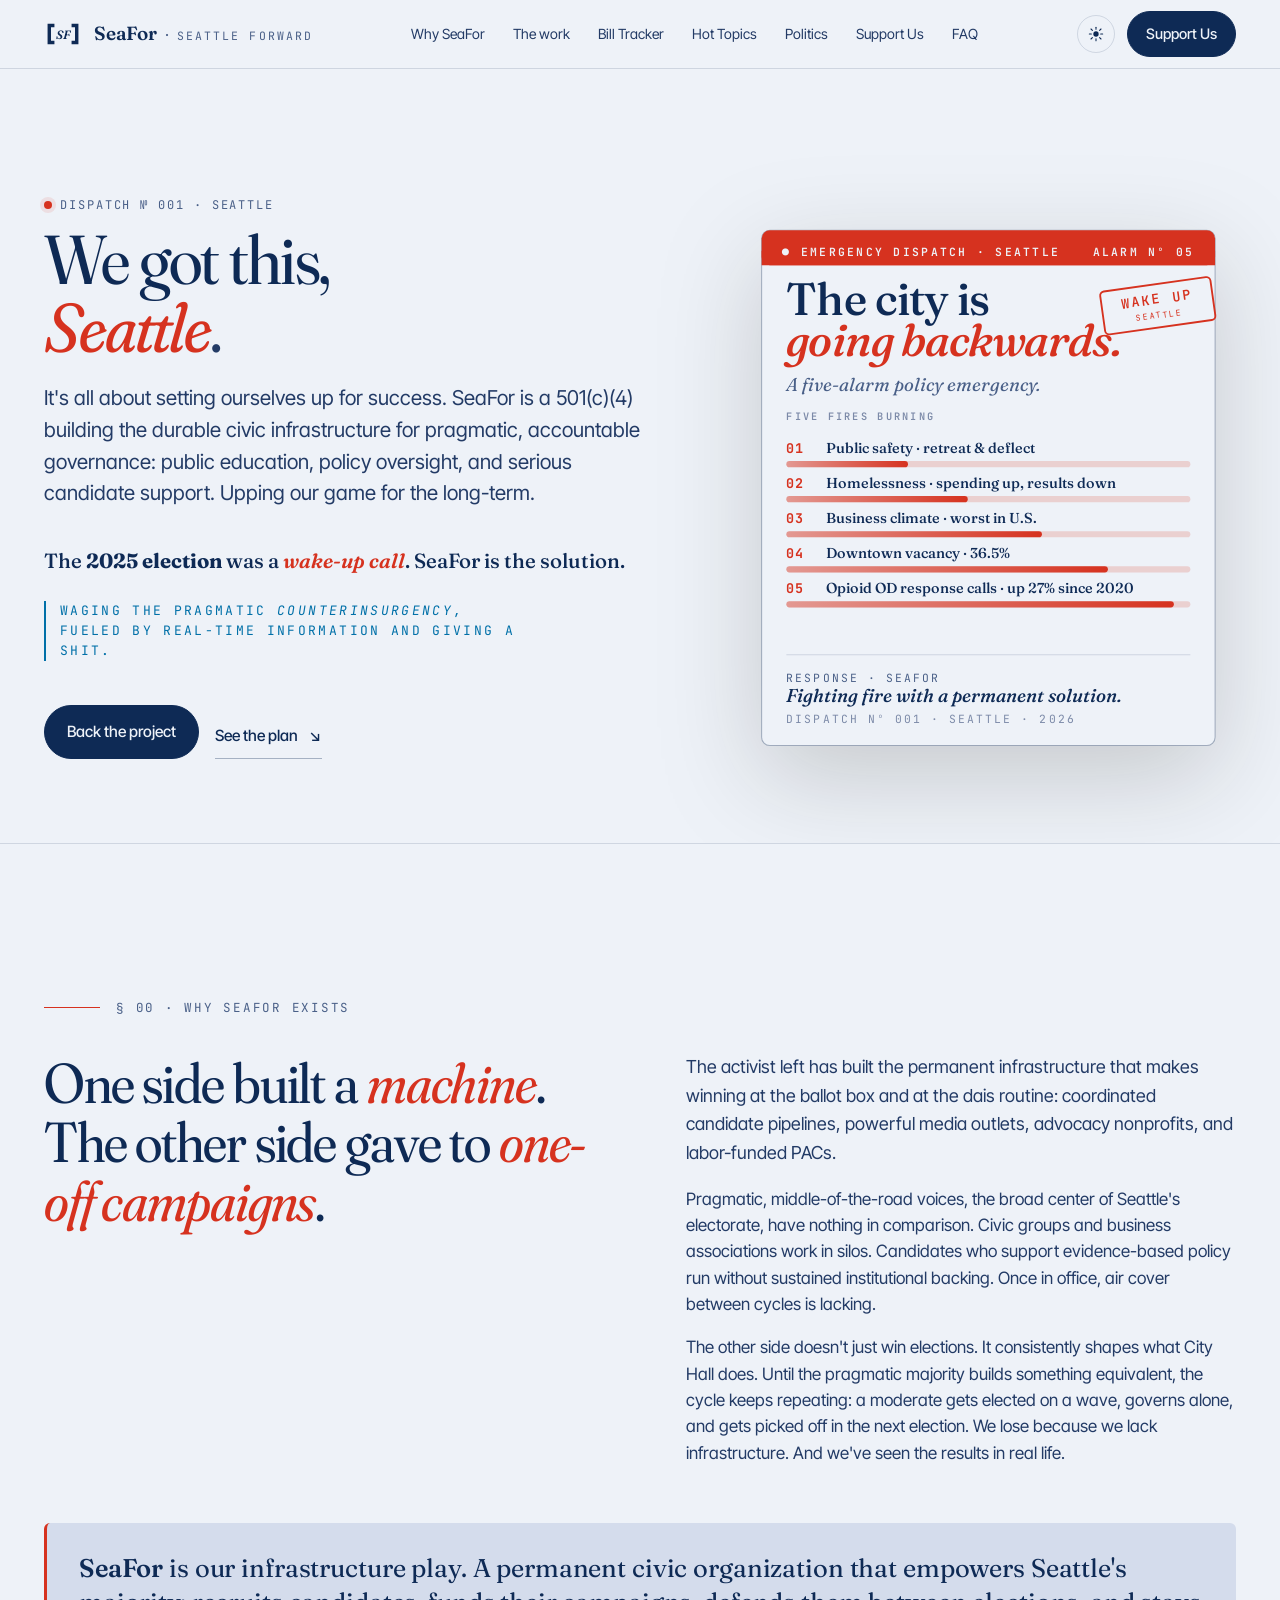
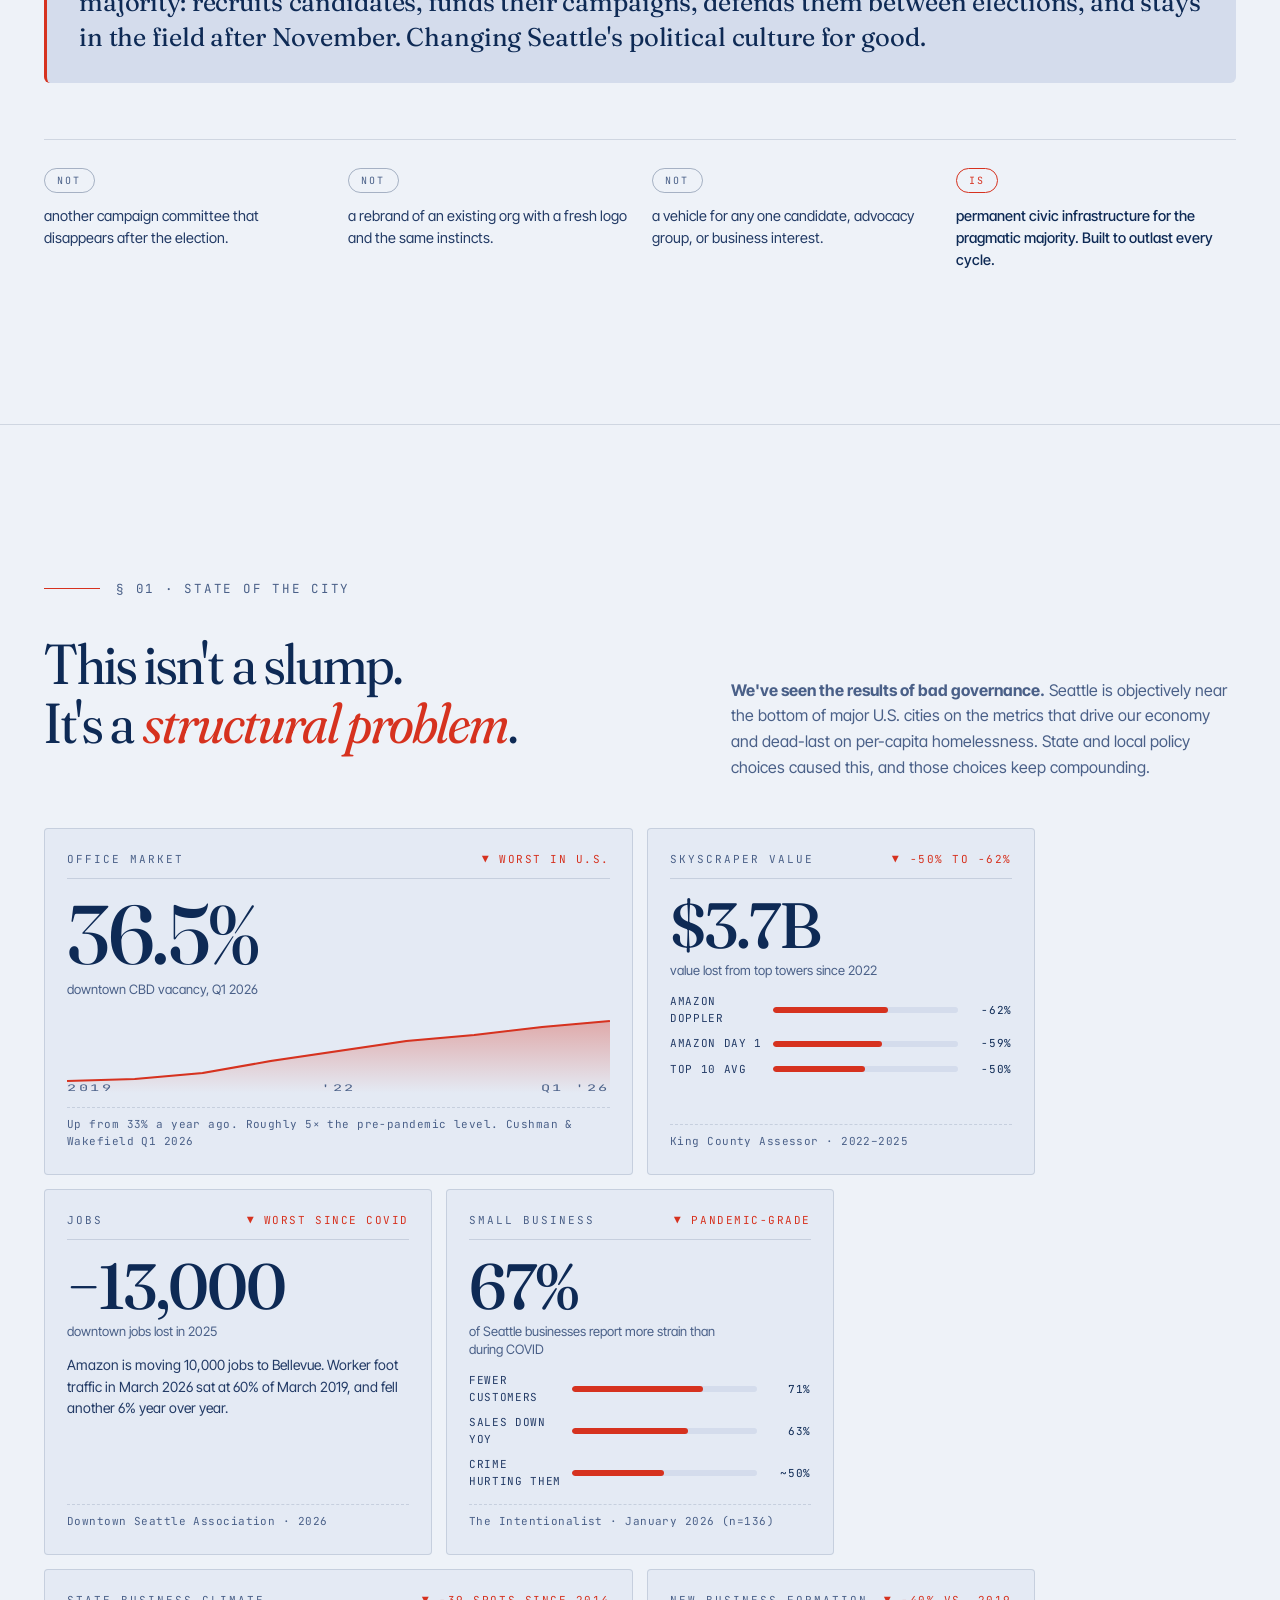
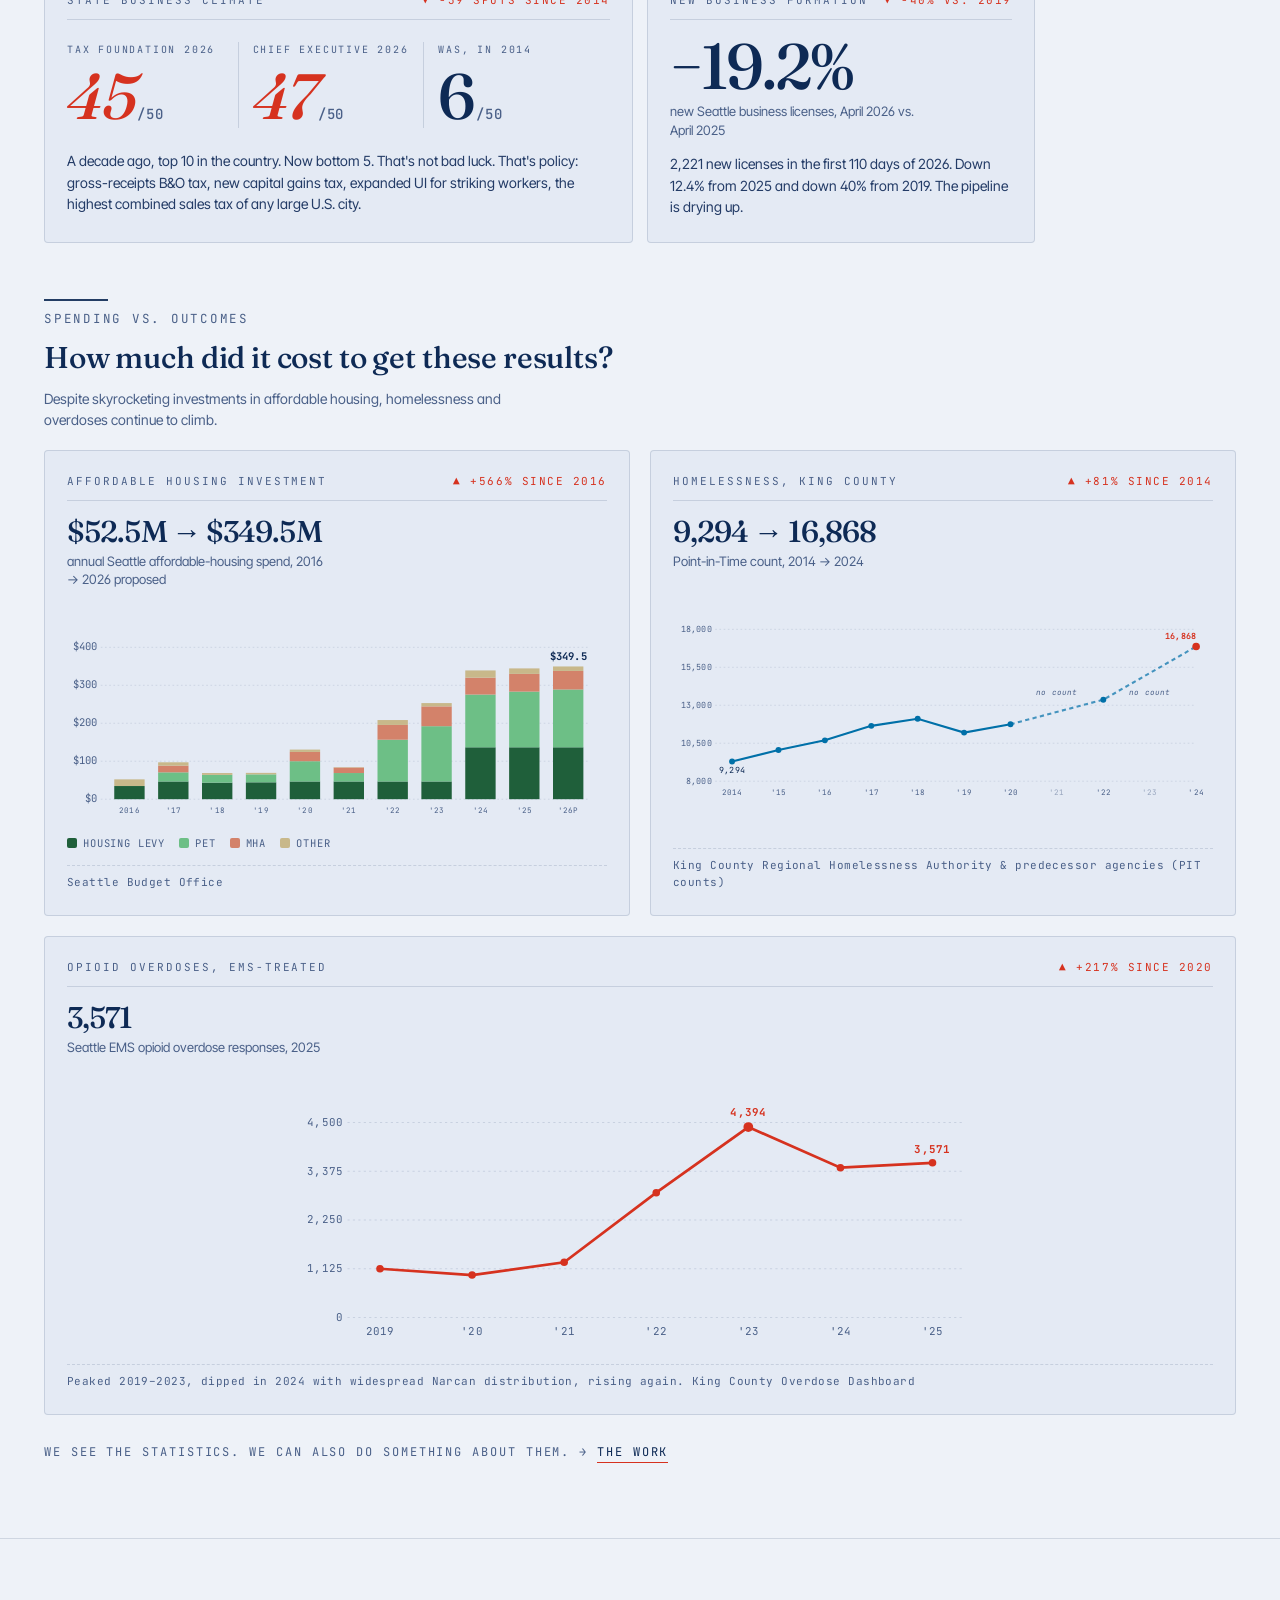
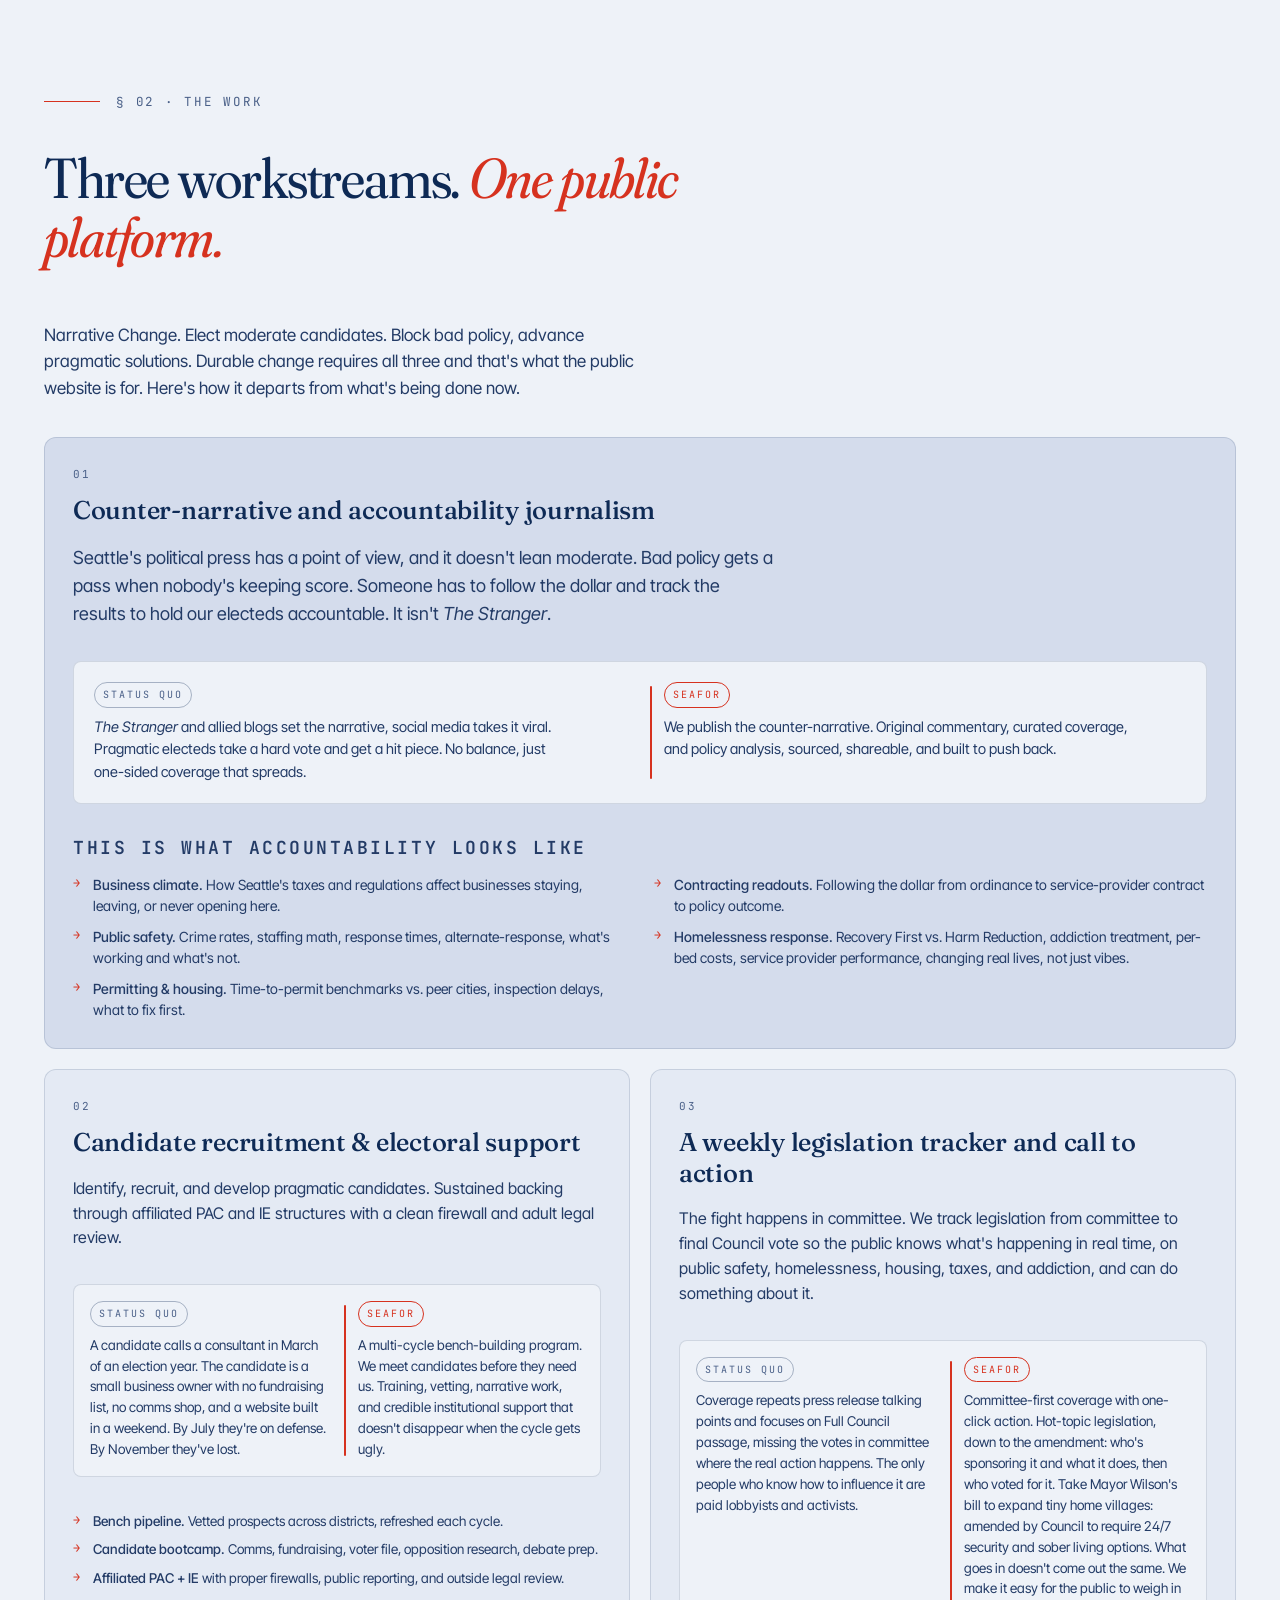
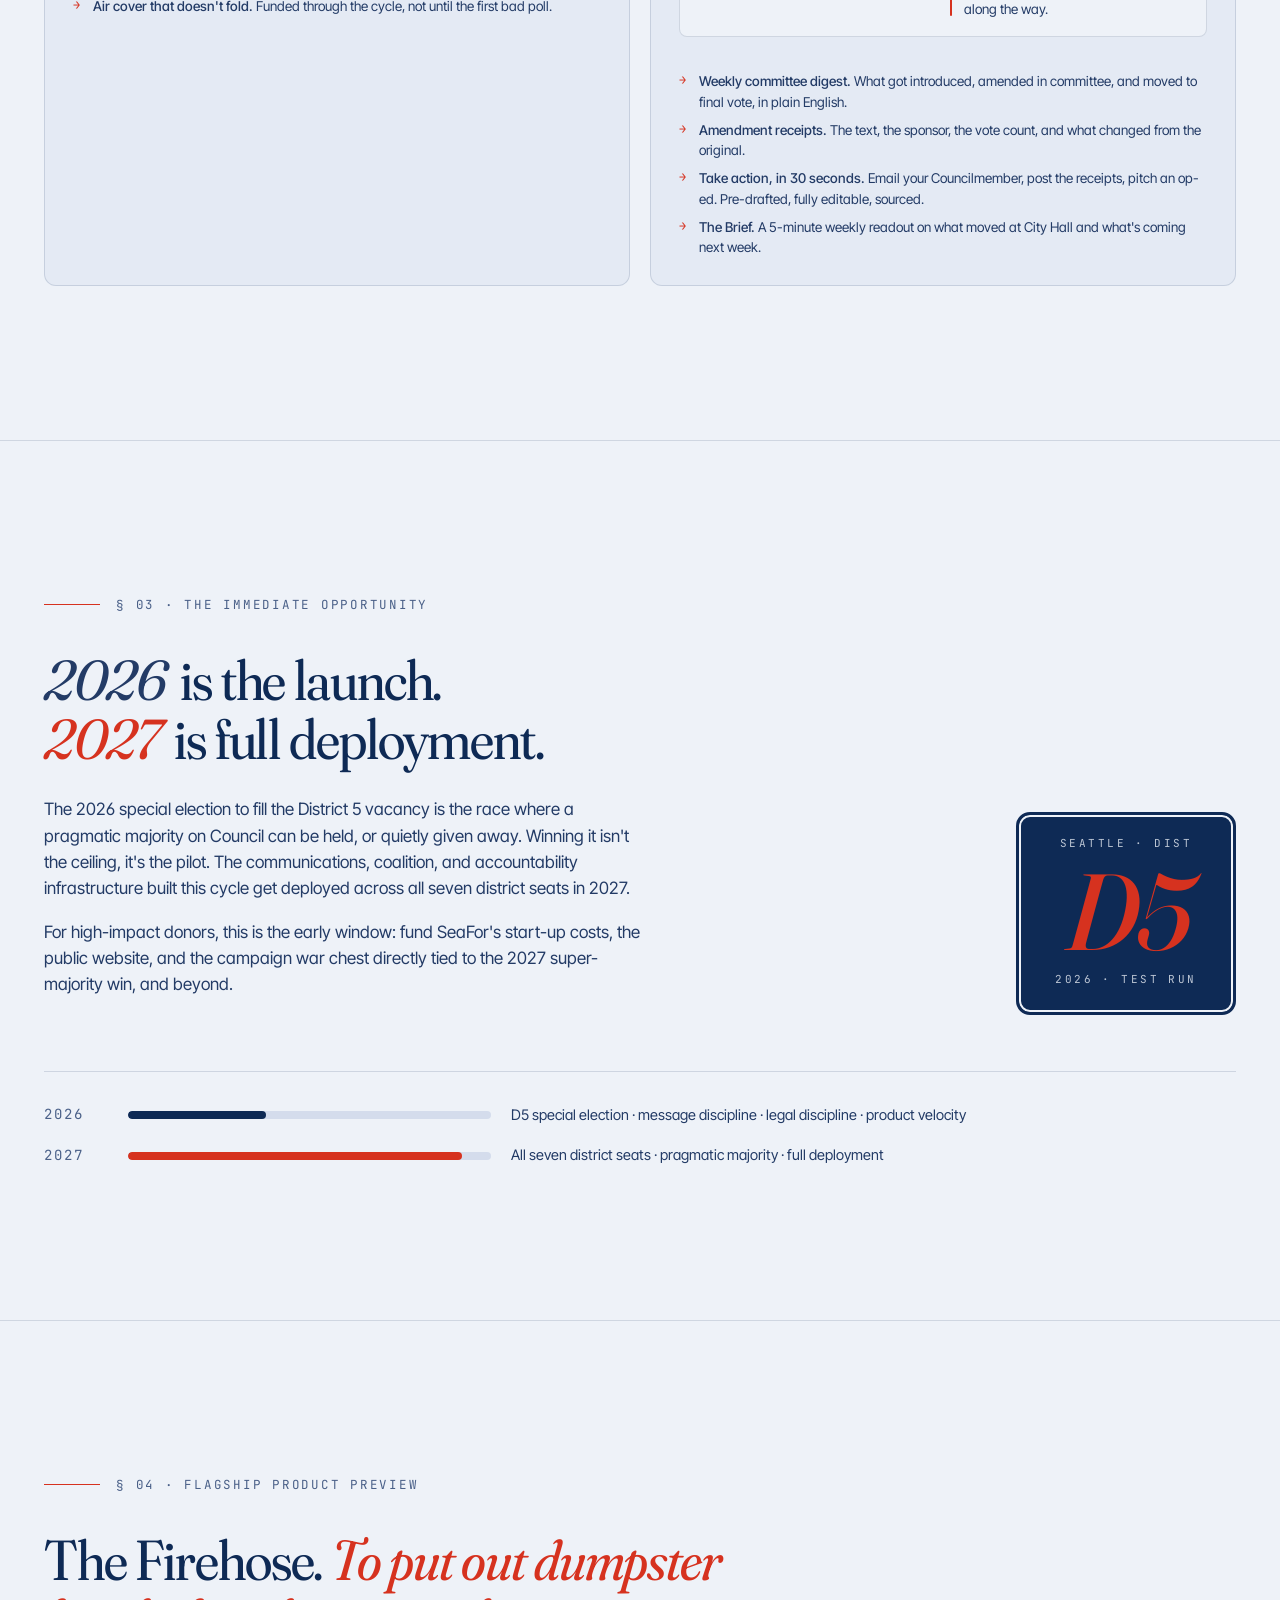
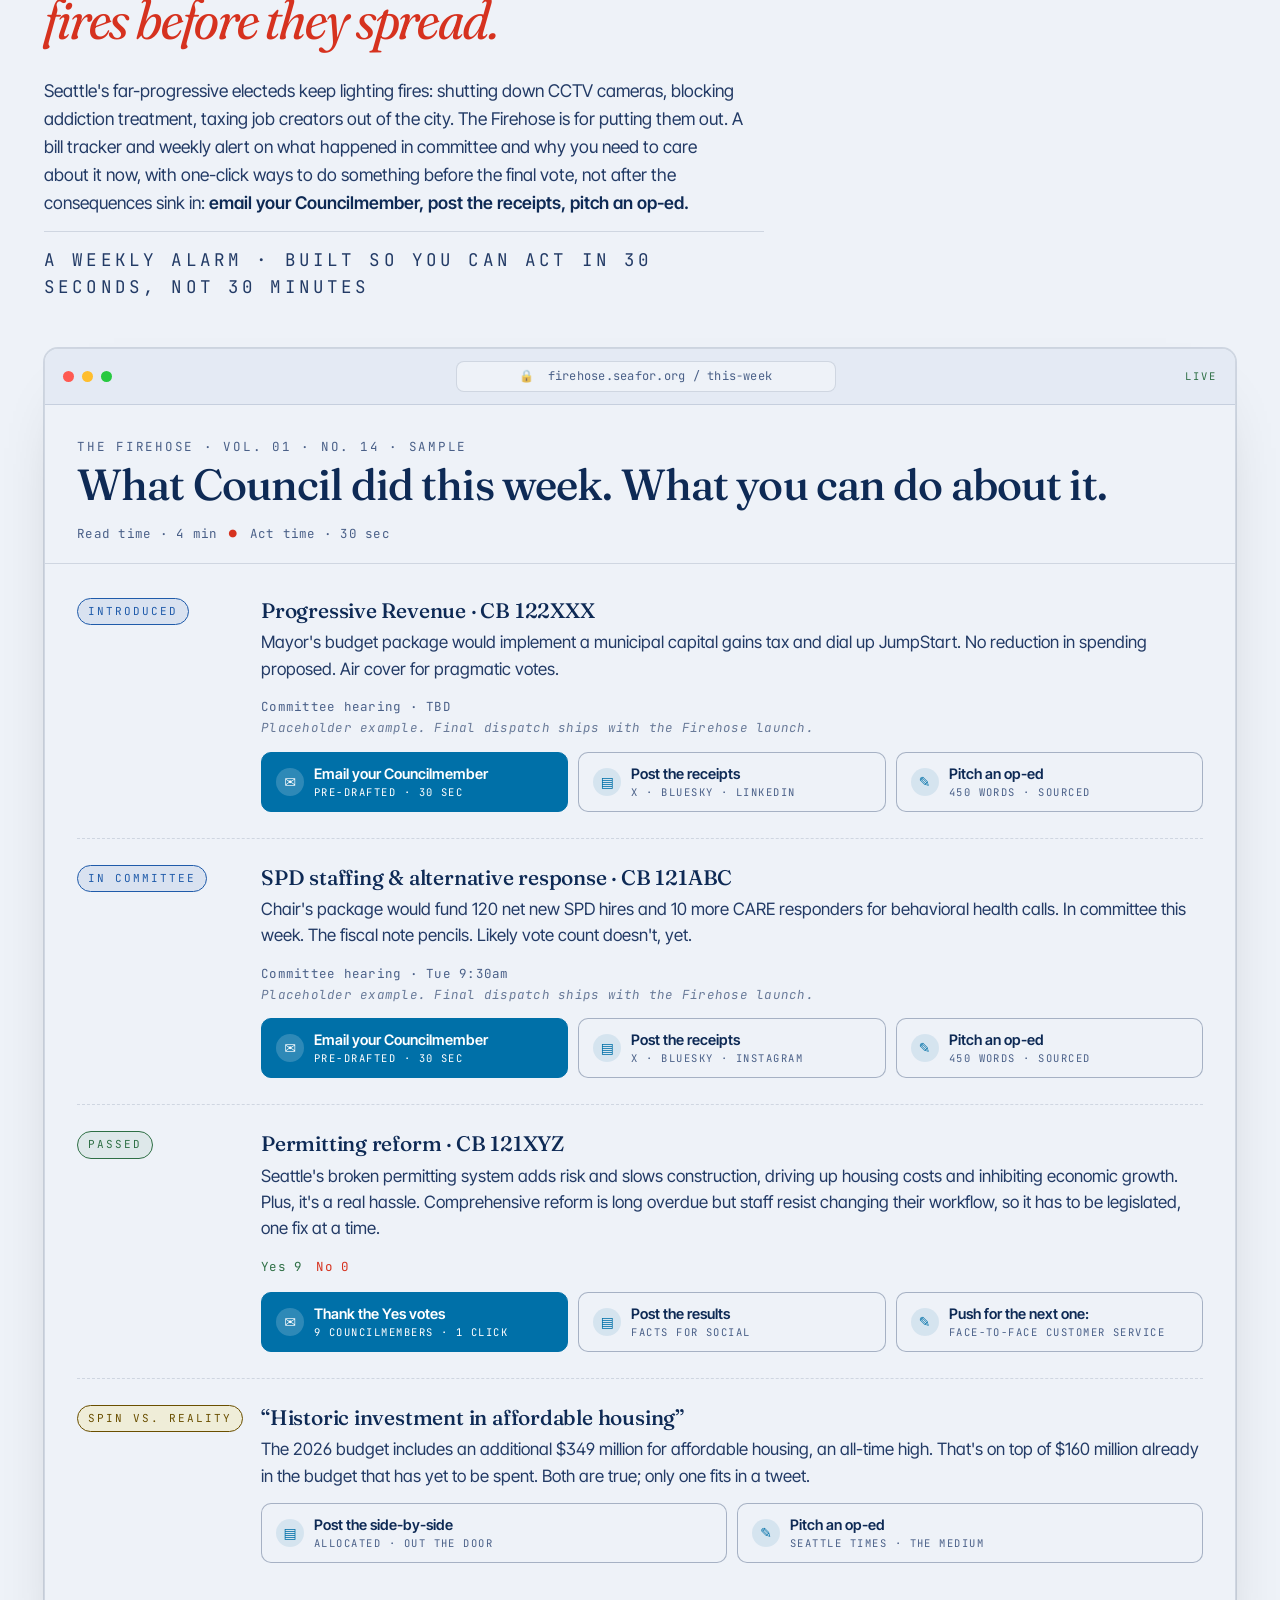
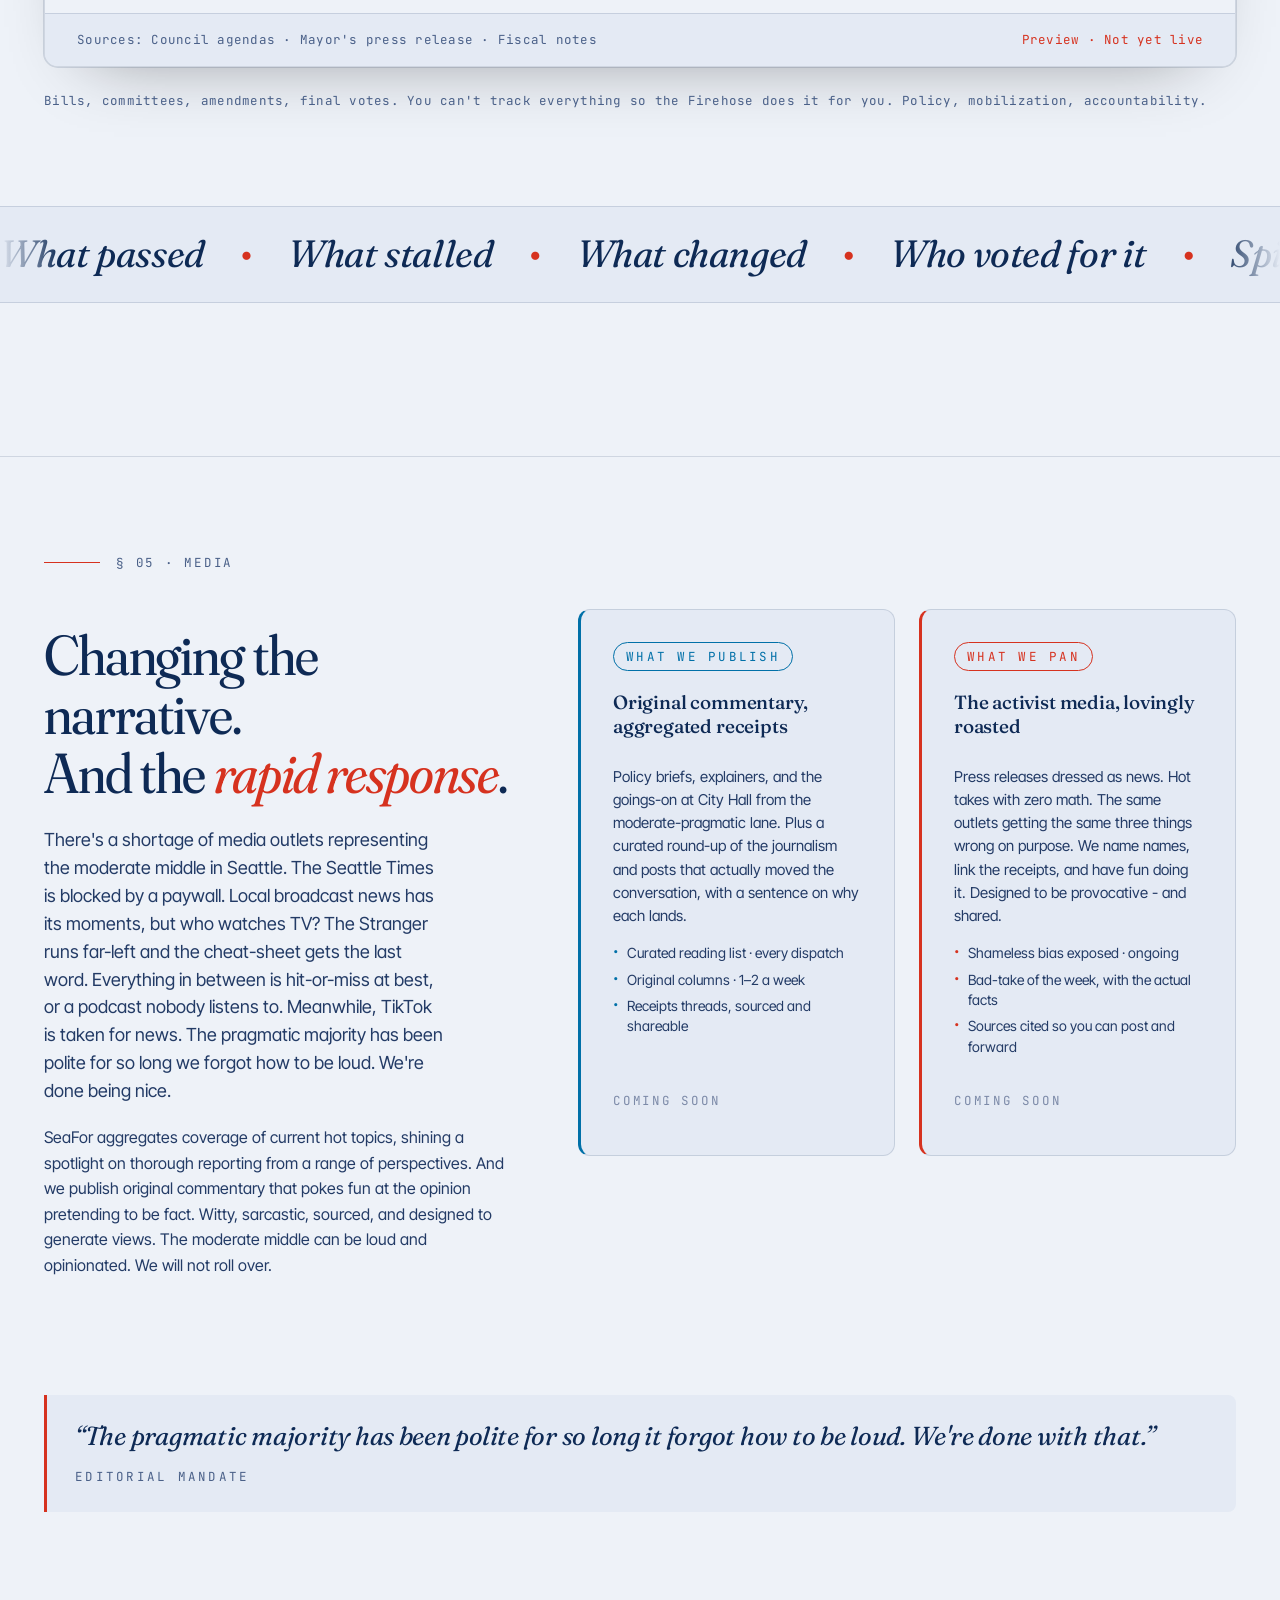
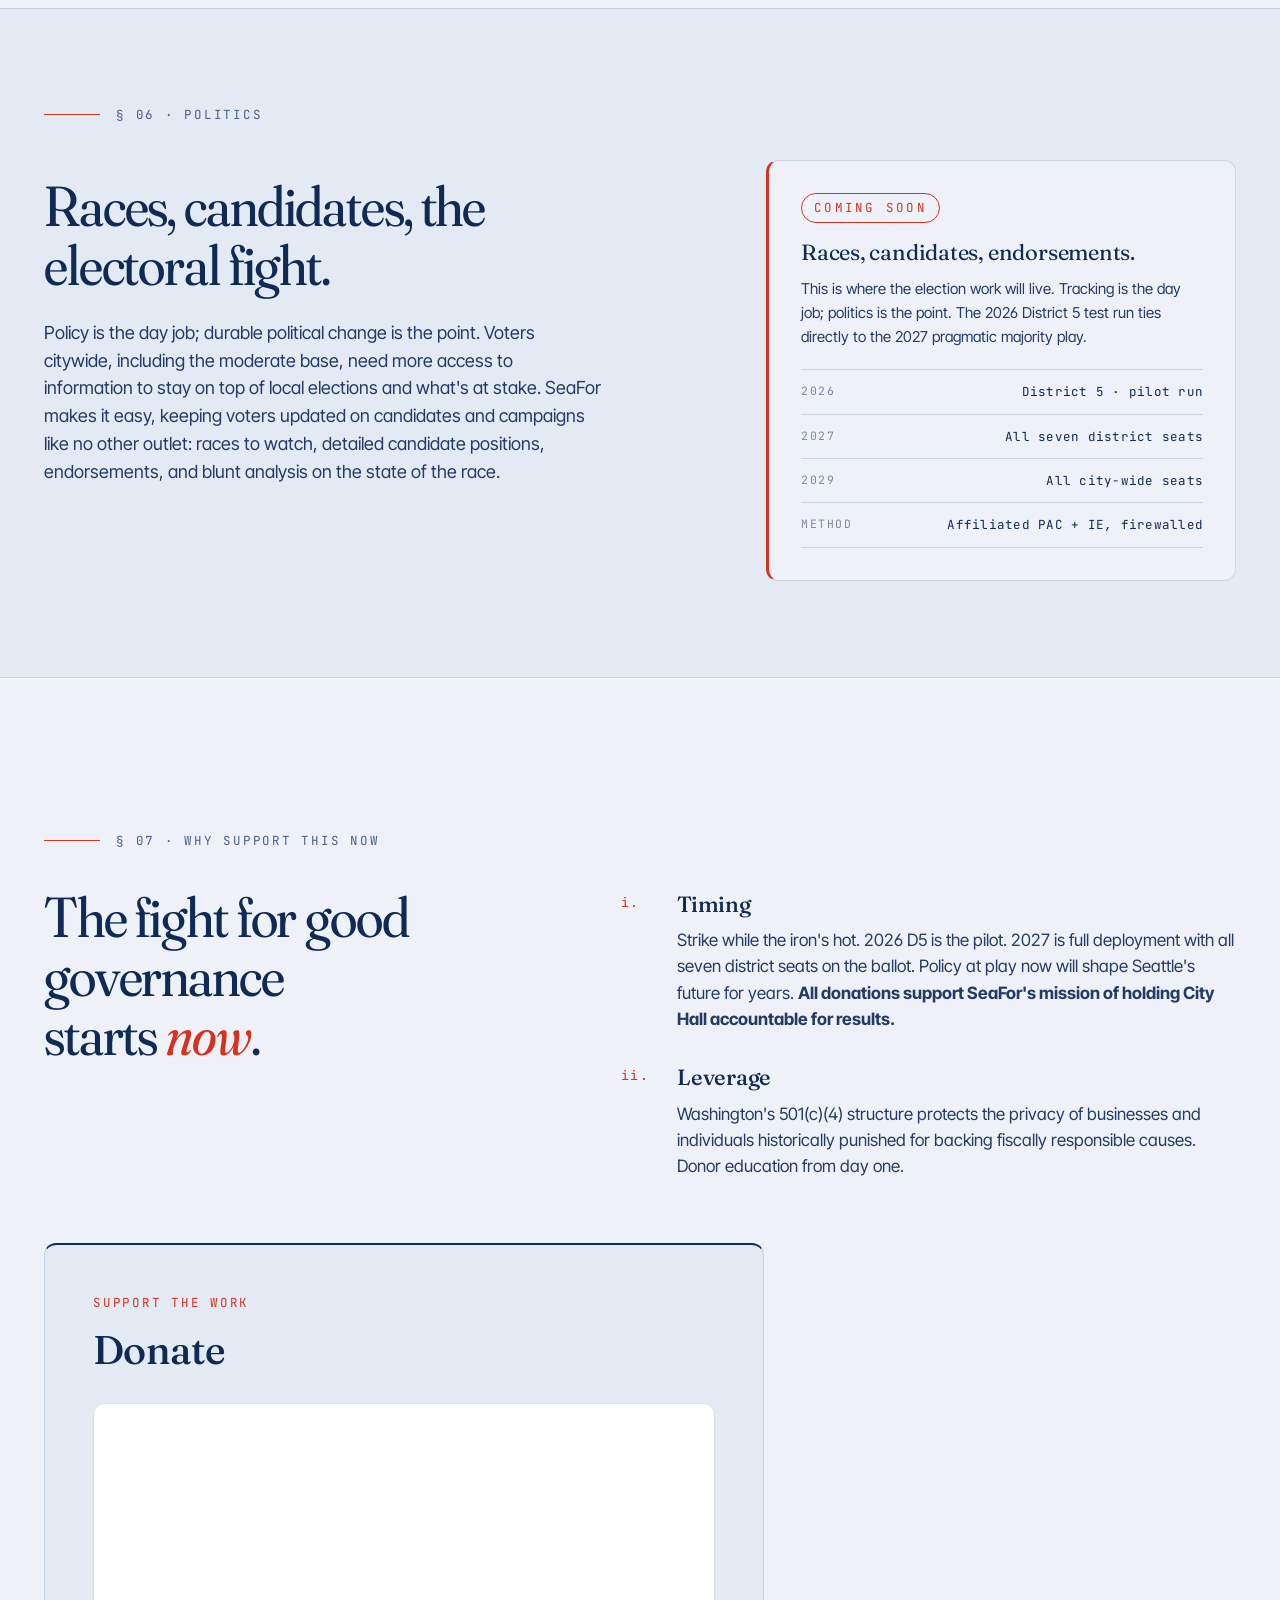
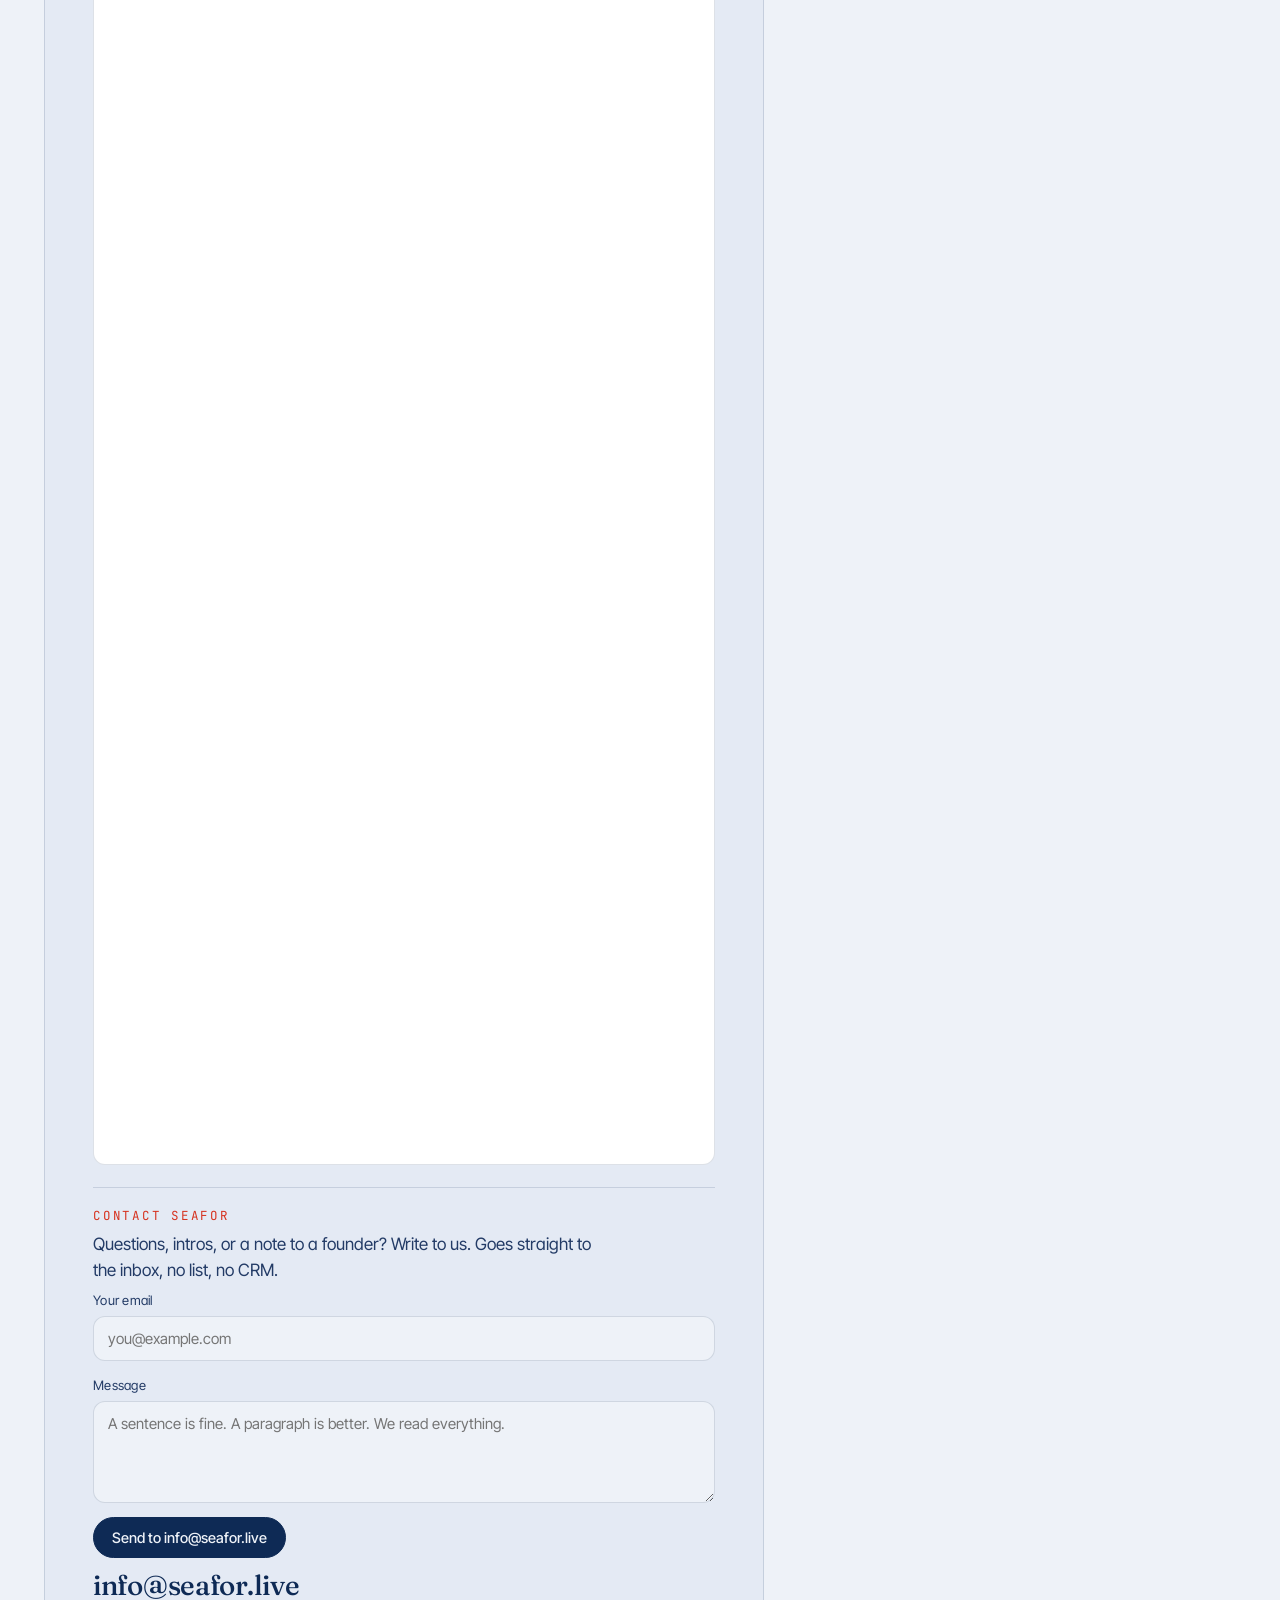
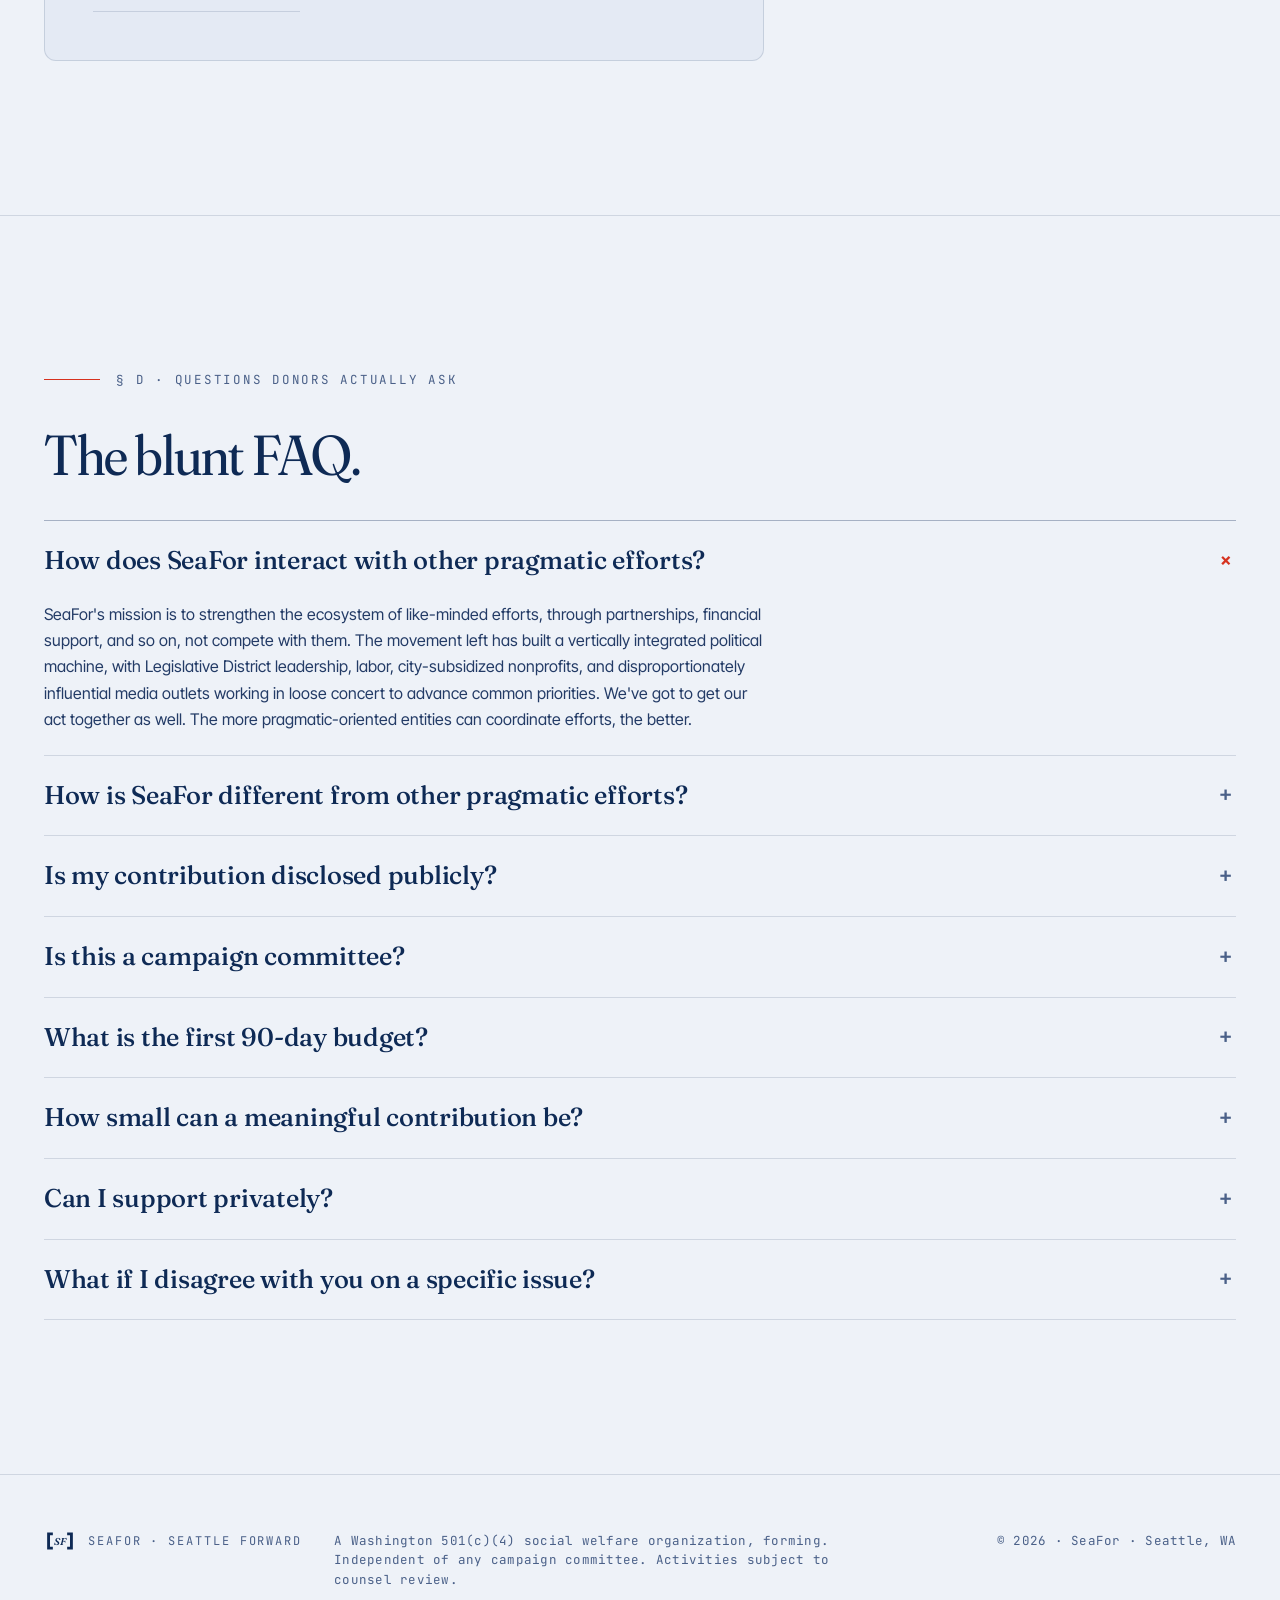
<file: index.html>
<!doctype html>
<html lang="en" data-theme="light">
<head>
  <meta charset="utf-8" />
  <meta name="viewport" content="width=device-width, initial-scale=1, viewport-fit=cover" />
  <title>SeaFor · Seattle, wake up. Time for a long-term fix.</title>
  <meta name="description" content="Seattle, wake up. Time for a long-term fix. SeaFor is a 501(c)(4) building durable civic infrastructure for pragmatic governance." />
  <meta name="theme-color" content="#0E2A55" />

  <meta property="og:title" content="SeaFor · Seattle, wake up. Time for a long-term fix." />
  <meta property="og:description" content="Seattle, wake up. Time for a long-term fix. SeaFor is the civic infrastructure for the pragmatic center." />
  <meta property="og:type" content="website" />

  <link rel="preconnect" href="https://fonts.googleapis.com" />
  <link rel="preconnect" href="https://fonts.gstatic.com" crossorigin />
  <link href="https://fonts.googleapis.com/css2?family=Fraunces:opsz,wght,SOFT,WONK@9..144,300..900,0..100,0..1&family=Inter+Tight:wght@300..700&family=JetBrains+Mono:wght@400;500;600&display=swap" rel="stylesheet" />

  <link rel="icon" type="image/svg+xml" href="data:image/svg+xml;utf8,<svg xmlns='http://www.w3.org/2000/svg' viewBox='0 0 32 32'><rect width='32' height='32' rx='4' fill='%230E0F0C'/><path d='M7 9 H11 V23 H7 Z M21 9 H25 V23 H21 Z' fill='%23F4F1EA'/><path d='M11 9 H21 V11 H13 V15 H20 V17 H13 V21 H21 V23 H11 Z' fill='%23F4F1EA'/></svg>" />

  <link rel="stylesheet" href="./styles.css" />
</head>
<body>
  <a class="skip-link" href="#main">Skip to content</a>

  <!-- Brand config: change BRAND_NAME and BRAND_TAGLINE here to swap the brand globally. -->
  <script>
    window.BRAND = {
      shortName: "SeaFor",
      longName: "Seattle Forward",
      tagline: "Civic infrastructure for pragmatic governance.",
      contactEmail: "founders@seafor.org"
    };
  </script>

  <header class="site-header" id="siteHeader">
    <div class="container header-row">
      <a class="brand" href="#top" aria-label="SeaFor home">
        <!-- The mark: bracketed S/F. Survives a rename. Only the wordmark swaps. -->
        <svg class="brand-mark" viewBox="0 0 44 28" aria-hidden="true" focusable="false">
          <path d="M4 2 H12 V6 H8 V22 H12 V26 H4 Z" fill="currentColor"/>
          <path d="M40 2 H32 V6 H36 V22 H32 V26 H40 Z" fill="currentColor"/>
          <text x="22" y="20" text-anchor="middle" font-family="Fraunces, serif" font-weight="600" font-size="14" fill="currentColor" font-style="italic">SF</text>
        </svg>
        <span class="brand-wordmark">
          <span class="brand-name" data-brand-name>SeaFor</span>
          <span class="brand-divider" aria-hidden="true">·</span>
          <span class="brand-long" data-brand-long>Seattle Forward</span>
        </span>
      </a>

      <nav class="nav" aria-label="Primary">
        <a href="#why">Why SeaFor</a>
        <a href="#work">The work</a>
        <a href="#tracker">Bill Tracker</a>
        <a href="#media">Hot Topics</a>
        <a href="#politics">Politics</a>
        <a href="#support">Support Us</a>
        <a href="#faq">FAQ</a>
      </nav>

      <div class="header-actions">
        <button id="themeToggle" class="theme-toggle" type="button" aria-label="Toggle dark mode" aria-pressed="false">
          <svg class="i-sun" viewBox="0 0 24 24" aria-hidden="true"><circle cx="12" cy="12" r="4" fill="currentColor"/><g stroke="currentColor" stroke-width="1.6" stroke-linecap="round"><line x1="12" y1="2" x2="12" y2="5"/><line x1="12" y1="19" x2="12" y2="22"/><line x1="2" y1="12" x2="5" y2="12"/><line x1="19" y1="12" x2="22" y2="12"/><line x1="4.5" y1="4.5" x2="6.6" y2="6.6"/><line x1="17.4" y1="17.4" x2="19.5" y2="19.5"/><line x1="4.5" y1="19.5" x2="6.6" y2="17.4"/><line x1="17.4" y1="6.6" x2="19.5" y2="4.5"/></g></svg>
          <svg class="i-moon" viewBox="0 0 24 24" aria-hidden="true"><path d="M20 14.5A8 8 0 0 1 9.5 4 8 8 0 1 0 20 14.5Z" fill="currentColor"/></svg>
        </button>
        <a class="btn btn-primary" href="#support">Support Us</a>
      </div>
    </div>
  </header>

  <main id="main">
    <!-- HERO -->
    <section class="hero" id="top">
      <div class="container hero-grid hero-grid--with-art">
        <div class="hero-text">
        <div class="hero-meta">
          <span class="dispatch-tag"><span class="dot"></span> Dispatch № 001 · Seattle</span>
        </div>

        <h1 class="hero-headline">
          We got this, <span class="hero-em"><em>Seattle</em>.</span>
        </h1>

        <p class="hero-deck">
          It's all about setting ourselves up for success. <span data-brand-name>SeaFor</span> is a 501(c)(4) building the durable civic infrastructure for pragmatic, accountable governance: public education, policy oversight, and serious candidate support. Upping our game for the long-term.
        </p>

        <p class="hero-wakeup">The <b>2025 election</b> was a <em>wake-up call</em>. <span data-brand-name>SeaFor</span> is the solution.</p>

        <p class="hero-tagline">Waging the pragmatic <em>counterinsurgency</em>, fueled by real-time information and giving a shit.</p>

        <div class="hero-cta">
          <a class="btn btn-primary btn-lg" href="#support">Back the project</a>
          <a class="btn btn-link btn-lg" href="#work">See the plan <span aria-hidden="true">↘</span></a>
        </div>

        </div>

        <!-- Hero artwork: 5-alarm bulletin. Editorial typography, fire/urgency motif. -->
        <figure class="hero-art hero-art--home hero-art--alarm" aria-hidden="true">
          <svg viewBox="0 0 480 560" xmlns="http://www.w3.org/2000/svg" preserveAspectRatio="xMidYMid meet">
            <defs>
              <linearGradient id="alarmHeat" x1="0" x2="0" y1="0" y2="1">
                <stop offset="0%"  stop-color="var(--accent)" stop-opacity="0.85"/>
                <stop offset="60%" stop-color="var(--accent)" stop-opacity="0.55"/>
                <stop offset="100%" stop-color="var(--accent)" stop-opacity="0.0"/>
              </linearGradient>
              <linearGradient id="alarmBar" x1="0" x2="1" y1="0" y2="0">
                <stop offset="0%"  stop-color="var(--accent)" stop-opacity="0.35"/>
                <stop offset="100%" stop-color="var(--accent)" stop-opacity="1"/>
              </linearGradient>
            </defs>

            <!-- Paper card -->
            <rect x="20" y="40" width="440" height="500" rx="8" class="art-paper"/>

            <!-- Top alarm bar (solid accent) -->
            <rect x="20" y="40" width="440" height="34" rx="8" fill="var(--accent)"/>
            <rect x="20" y="60" width="440" height="14"  fill="var(--accent)"/>
            <text x="40"  y="62" class="art-alarm-eyebrow">●  EMERGENCY DISPATCH · SEATTLE</text>
            <text x="440" y="62" text-anchor="end" class="art-alarm-eyebrow">ALARM Nº 05</text>

            <!-- Headline -->
            <text x="44" y="122" class="art-h1">The city is</text>
            <text x="44" y="162" class="art-h1 art-h1--em">going backwards.</text>
            <text x="44" y="196" class="art-alarm-sub">A five-alarm policy emergency.</text>

            <!-- Five alarm strips: progressively more red as alarms escalate -->
            <g transform="translate(44 224)">
              <text x="0" y="0" class="art-alarm-list-eyebrow">FIVE FIRES BURNING</text>

              <!-- Row 1 -->
              <g transform="translate(0 18)">
                <text x="0"   y="14" class="art-alarm-num">01</text>
                <text x="38"  y="14" class="art-alarm-item">Public safety · retreat &amp; deflect</text>
                <rect x="0"   y="22" width="392" height="6" rx="3" fill="var(--accent)" fill-opacity="0.18"/>
                <rect x="0"   y="22" width="118" height="6" rx="3" fill="url(#alarmBar)"/>
              </g>
              <!-- Row 2 -->
              <g transform="translate(0 52)">
                <text x="0"   y="14" class="art-alarm-num">02</text>
                <text x="38"  y="14" class="art-alarm-item">Homelessness · spending up, results down</text>
                <rect x="0"   y="22" width="392" height="6" rx="3" fill="var(--accent)" fill-opacity="0.18"/>
                <rect x="0"   y="22" width="176" height="6" rx="3" fill="url(#alarmBar)"/>
              </g>
              <!-- Row 3 -->
              <g transform="translate(0 86)">
                <text x="0"   y="14" class="art-alarm-num">03</text>
                <text x="38"  y="14" class="art-alarm-item">Business climate · worst in U.S.</text>
                <rect x="0"   y="22" width="392" height="6" rx="3" fill="var(--accent)" fill-opacity="0.18"/>
                <rect x="0"   y="22" width="248" height="6" rx="3" fill="url(#alarmBar)"/>
              </g>
              <!-- Row 4 -->
              <g transform="translate(0 120)">
                <text x="0"   y="14" class="art-alarm-num">04</text>
                <text x="38"  y="14" class="art-alarm-item">Downtown vacancy · 36.5%</text>
                <rect x="0"   y="22" width="392" height="6" rx="3" fill="var(--accent)" fill-opacity="0.18"/>
                <rect x="0"   y="22" width="312" height="6" rx="3" fill="url(#alarmBar)"/>
              </g>
              <!-- Row 5 -->
              <g transform="translate(0 154)">
                <text x="0"   y="14" class="art-alarm-num">05</text>
                <text x="38"  y="14" class="art-alarm-item">Opioid OD response calls · up 27% since 2020</text>
                <rect x="0"   y="22" width="392" height="6" rx="3" fill="var(--accent)" fill-opacity="0.18"/>
                <rect x="0"   y="22" width="376" height="6" rx="3" fill="url(#alarmBar)"/>
              </g>
            </g>

            <!-- Footer: response signal -->
            <line x1="44" y1="452" x2="436" y2="452" class="art-rule"/>
            <text x="44"  y="478" class="art-meta">RESPONSE · SEAFOR</text>
            <text x="44"  y="498" class="art-alarm-cta">Fighting fire with a permanent solution.</text>
            <text x="44"  y="518" class="art-meta art-meta--mute">DISPATCH Nº 001 · SEATTLE · 2026</text>

            <!-- Corner stamp: WAKE UP -->
            <g transform="translate(348 100) rotate(-8)">
              <rect x="0" y="0" width="108" height="42" rx="4" fill="none" stroke="var(--accent)" stroke-width="1.8"/>
              <text x="54" y="19" text-anchor="middle" class="art-stamp-text">WAKE UP</text>
              <text x="54" y="33" text-anchor="middle" class="art-stamp-sub">SEATTLE</text>
            </g>
          </svg>
        </figure>
      </div>

    </section>

    <!-- WHY (reordered above State of the city) -->
    <section class="section section-why" id="why">
      <div class="container">
        <div class="section-head">
          <span class="rule"></span>
          <span class="section-kicker mono uppercase small">§ 00 · Why SeaFor exists</span>
        </div>

        <div class="why-grid">
          <h2 class="display-2">
            One side built a <em>machine</em>.<br/>
            The other side gave to <em>one-off campaigns</em>.
          </h2>

          <div class="why-body">
            <p class="lede">
              The activist left has built the permanent infrastructure that makes winning at the ballot box and at the dais routine: coordinated candidate pipelines, powerful media outlets, advocacy nonprofits, and labor-funded PACs.
            </p>
            <p>
              Pragmatic, middle-of-the-road voices, the broad center of Seattle's electorate, have nothing in comparison. Civic groups and business associations work in silos. Candidates who support evidence-based policy run without sustained institutional backing. Once in office, air cover between cycles is lacking.
            </p>
            <p>
              The other side doesn't just win elections. It consistently shapes what City Hall does. Until the pragmatic majority builds something equivalent, the cycle keeps repeating: a moderate gets elected on a wave, governs alone, and gets picked off in the next election. We lose because we lack infrastructure. And we've seen the <a href="#state">results</a> in real life.
            </p>
          </div>
        </div>

        <p class="why-emphasis">
          <span data-brand-name>SeaFor</span> is our infrastructure play. A permanent civic organization that empowers Seattle's majority: recruits candidates, funds their campaigns, defends them between elections, and stays in the field after November. Changing Seattle's political culture for good.
        </p>

        <div class="why-isnt">
          <div class="isnt-row">
            <span class="isnt-tag isnt-tag--no">Not</span>
            <p>another campaign committee that disappears after the election.</p>
          </div>
          <div class="isnt-row">
            <span class="isnt-tag isnt-tag--no">Not</span>
            <p>a rebrand of an existing org with a fresh logo and the same instincts.</p>
          </div>
          <div class="isnt-row">
            <span class="isnt-tag isnt-tag--no">Not</span>
            <p>a vehicle for any one candidate, advocacy group, or business interest.</p>
          </div>
          <div class="isnt-row isnt-row--is">
            <span class="isnt-tag isnt-tag--yes">Is</span>
            <p>permanent civic infrastructure for the pragmatic majority. Built to outlast every cycle.</p>
          </div>
        </div>
      </div>
    </section>

    <!-- STATE OF THE CITY (reordered below Why) -->
    <section class="section section-diag" id="state">
      <div class="container">
        <div class="section-head">
          <span class="rule"></span>
          <span class="section-kicker mono uppercase small">§ 01 · State of the city</span>
        </div>

        <div class="diag-head">
          <h2 class="display-2 diag-h2">
            This isn't a slump.<br/>
            It's a <em>structural problem</em>.
          </h2>
          <p class="diag-deck">
            <b>We've seen the results of bad governance.</b> Seattle is objectively near the bottom of major U.S. cities on the metrics that drive our economy and dead-last on per-capita homelessness. State and local policy choices caused this, and those choices keep compounding.
          </p>
        </div>

        <div class="stat-grid">

          <article class="stat-card stat-card--lg">
            <header class="stat-head">
              <span class="stat-tag mono">Office market</span>
              <span class="stat-trend stat-trend--down mono">▼ Worst in U.S.</span>
            </header>
            <div class="stat-figure">
              <span class="stat-num">36.5%</span>
              <span class="stat-unit">downtown CBD vacancy, Q1 2026</span>
            </div>
            <svg class="spark" viewBox="0 0 320 80" preserveAspectRatio="none" aria-hidden="true">
              <defs>
                <linearGradient id="sparkA" x1="0" x2="0" y1="0" y2="1">
                  <stop offset="0%" stop-color="var(--accent)" stop-opacity="0.35"/>
                  <stop offset="100%" stop-color="var(--accent)" stop-opacity="0"/>
                </linearGradient>
              </defs>
              <path d="M0,68 L40,66 L80,60 L120,48 L160,38 L200,28 L240,22 L280,14 L320,8 L320,80 L0,80 Z" fill="url(#sparkA)"/>
              <path d="M0,68 L40,66 L80,60 L120,48 L160,38 L200,28 L240,22 L280,14 L320,8" fill="none" stroke="var(--accent)" stroke-width="2"/>
              <g class="spark-axis">
                <text x="0" y="78" class="spark-lbl">2019</text>
                <text x="160" y="78" class="spark-lbl" text-anchor="middle">'22</text>
                <text x="320" y="78" class="spark-lbl" text-anchor="end">Q1 '26</text>
              </g>
            </svg>
            <p class="stat-foot">Up from 33% a year ago. Roughly 5× the pre-pandemic level. <cite>Cushman &amp; Wakefield Q1 2026</cite></p>
          </article>

          <article class="stat-card">
            <header class="stat-head">
              <span class="stat-tag mono">Skyscraper value</span>
              <span class="stat-trend stat-trend--down mono">▼ −50% to −62%</span>
            </header>
            <div class="stat-figure">
              <span class="stat-num">$3.7B</span>
              <span class="stat-unit">value lost from top towers since 2022</span>
            </div>
            <ul class="bar-stack" aria-label="Tower value lost">
              <li><span class="bar-lbl">Amazon Doppler</span><span class="bar"><span class="bar-fill" style="--w:62%"></span></span><span class="bar-num">−62%</span></li>
              <li><span class="bar-lbl">Amazon Day 1</span><span class="bar"><span class="bar-fill" style="--w:59%"></span></span><span class="bar-num">−59%</span></li>
              <li><span class="bar-lbl">Top 10 avg</span><span class="bar"><span class="bar-fill" style="--w:50%"></span></span><span class="bar-num">−50%</span></li>
            </ul>
            <p class="stat-foot"><cite>King County Assessor · 2022–2025</cite></p>
          </article>

          <article class="stat-card">
            <header class="stat-head">
              <span class="stat-tag mono">Jobs</span>
              <span class="stat-trend stat-trend--down mono">▼ Worst since COVID</span>
            </header>
            <div class="stat-figure">
              <span class="stat-num">−13,000</span>
              <span class="stat-unit">downtown jobs lost in 2025</span>
            </div>
            <p class="stat-body">Amazon is moving 10,000 jobs to Bellevue. Worker foot traffic in March 2026 sat at 60% of March 2019, and fell another 6% year over year.</p>
            <p class="stat-foot"><cite>Downtown Seattle Association · 2026</cite></p>
          </article>

          <article class="stat-card">
            <header class="stat-head">
              <span class="stat-tag mono">Small business</span>
              <span class="stat-trend stat-trend--down mono">▼ Pandemic-grade</span>
            </header>
            <div class="stat-figure">
              <span class="stat-num">67%</span>
              <span class="stat-unit">of Seattle businesses report more strain than during COVID</span>
            </div>
            <ul class="bar-stack" aria-label="Owner self-report">
              <li><span class="bar-lbl">Fewer customers</span><span class="bar"><span class="bar-fill" style="--w:71%"></span></span><span class="bar-num">71%</span></li>
              <li><span class="bar-lbl">Sales down YoY</span><span class="bar"><span class="bar-fill" style="--w:63%"></span></span><span class="bar-num">63%</span></li>
              <li><span class="bar-lbl">Crime hurting them</span><span class="bar"><span class="bar-fill" style="--w:50%"></span></span><span class="bar-num">~50%</span></li>
            </ul>
            <p class="stat-foot"><cite>The Intentionalist · January 2026 (n=136)</cite></p>
          </article>

          <article class="stat-card stat-card--lg stat-card--rank">
            <header class="stat-head">
              <span class="stat-tag mono">State business climate</span>
              <span class="stat-trend stat-trend--down mono">▼ −39 spots since 2014</span>
            </header>
            <div class="rank-row">
              <div class="rank-item">
                <span class="rank-label mono">Tax Foundation 2026</span>
                <span class="rank-num"><b>45</b><span class="rank-of">/50</span></span>
              </div>
              <div class="rank-item">
                <span class="rank-label mono">Chief Executive 2026</span>
                <span class="rank-num"><b>47</b><span class="rank-of">/50</span></span>
              </div>
              <div class="rank-item">
                <span class="rank-label mono">Was, in 2014</span>
                <span class="rank-num rank-then"><b>6</b><span class="rank-of">/50</span></span>
              </div>
            </div>
            <p class="stat-body">A decade ago, top 10 in the country. Now bottom 5. That's not bad luck. That's policy: gross-receipts B&amp;O tax, new capital gains tax, expanded UI for striking workers, the highest combined sales tax of any large U.S. city.</p>
          </article>

          <article class="stat-card">
            <header class="stat-head">
              <span class="stat-tag mono">New business formation</span>
              <span class="stat-trend stat-trend--down mono">▼ −40% vs. 2019</span>
            </header>
            <div class="stat-figure">
              <span class="stat-num">−19.2%</span>
              <span class="stat-unit">new Seattle business licenses, April 2026 vs. April 2025</span>
            </div>
            <p class="stat-body">2,221 new licenses in the first 110 days of 2026. Down 12.4% from 2025 and down 40% from 2019. The pipeline is drying up.</p>
          </article>

        </div>

        <div class="diag-subhead">
          <span class="rule"></span>
          <span class="section-kicker mono uppercase small">Spending vs. outcomes</span>
          <h3 class="diag-h3">How much did it cost to get these results?</h3>
          <p class="diag-subdeck">Despite skyrocketing investments in affordable housing, homelessness and overdoses continue to climb.</p>
        </div>

        <div class="chart-grid">

          <!-- CHART 1: Affordable housing investment, $52.5M -> $349.5M -->
          <article class="stat-card chart-card">
            <header class="stat-head">
              <span class="stat-tag mono">Affordable housing investment</span>
              <span class="stat-trend stat-trend--up-bad mono">▲ +566% since 2016</span>
            </header>
            <div class="stat-figure">
              <span class="stat-num">$52.5M → $349.5M</span>
              <span class="stat-unit">annual Seattle affordable-housing spend, 2016 → 2026 proposed</span>
            </div>
            <figure class="chart">
              <svg viewBox="0 0 640 240" preserveAspectRatio="xMidYMid meet" role="img" aria-label="Stacked bar chart of Seattle affordable housing spending by source 2016 to 2026 proposed">
                <!-- gridlines -->
                <g class="grid" stroke="var(--fg-3)" stroke-opacity=".18" stroke-dasharray="2 3">
                  <line x1="40" x2="620" y1="30" y2="30"/>
                  <line x1="40" x2="620" y1="75" y2="75"/>
                  <line x1="40" x2="620" y1="120" y2="120"/>
                  <line x1="40" x2="620" y1="165" y2="165"/>
                  <line x1="40" x2="620" y1="210" y2="210"/>
                </g>
                <!-- y-axis labels (each gridline = $100M, scale: $0 at y=210, $400M at y=30, so 1 unit = .45px per $M) -->
                <g class="axis-y mono small" fill="var(--fg-3)" font-size="10">
                  <text x="36" y="33" text-anchor="end">$400</text>
                  <text x="36" y="78" text-anchor="end">$300</text>
                  <text x="36" y="123" text-anchor="end">$200</text>
                  <text x="36" y="168" text-anchor="end">$100</text>
                  <text x="36" y="213" text-anchor="end">$0</text>
                </g>
                <!--
                  Bars (11 years 2016..2026P, x step ~50, width 36)
                  Stacks (Levy, PET, MHA, Other) totals from Sara's chart:
                  2016: 52.5  | 2017: 97.2  | 2018: 69.0 | 2019: 69.4 | 2020: 130.7 | 2021: 84.5
                  2022: 208.4 | 2023: 253.0 | 2024: 339.1 | 2025: 344.3 | 2026P: 349.5
                  Visual scale: y_pixels_per_$M = (210-30)/400 = 0.45
                  We render four-segment stacks with approximate splits proportional to source chart.
                -->
                <g class="bars">
                  <!-- 2016 total 52.5: Levy 35, PET 0, MHA 0, Other 17.5 -->
                  <rect x="56" y="194.4" width="36" height="15.6" fill="var(--chart-levy)"/>
                  <rect x="56" y="186.5" width="36" height="7.9" fill="var(--chart-other)"/>
                  <!-- 2017 total 97.2 -->
                  <rect x="108" y="189.0" width="36" height="21.0" fill="var(--chart-levy)"/>
                  <rect x="108" y="178.2" width="36" height="10.8" fill="var(--chart-pet)"/>
                  <rect x="108" y="170.3" width="36" height="7.9" fill="var(--chart-mha)"/>
                  <rect x="108" y="166.3" width="36" height="4.0" fill="var(--chart-other)"/>
                  <!-- 2018 total 69.0 -->
                  <rect x="160" y="190.4" width="36" height="19.6" fill="var(--chart-levy)"/>
                  <rect x="160" y="181.2" width="36" height="9.2" fill="var(--chart-pet)"/>
                  <rect x="160" y="179.0" width="36" height="2.2" fill="var(--chart-other)"/>
                  <!-- 2019 total 69.4 -->
                  <rect x="212" y="190.0" width="36" height="20.0" fill="var(--chart-levy)"/>
                  <rect x="212" y="180.6" width="36" height="9.4" fill="var(--chart-pet)"/>
                  <rect x="212" y="178.8" width="36" height="1.8" fill="var(--chart-other)"/>
                  <!-- 2020 total 130.7 -->
                  <rect x="264" y="189.0" width="36" height="21.0" fill="var(--chart-levy)"/>
                  <rect x="264" y="165.0" width="36" height="24.0" fill="var(--chart-pet)"/>
                  <rect x="264" y="154.0" width="36" height="11.0" fill="var(--chart-mha)"/>
                  <rect x="264" y="151.2" width="36" height="2.8" fill="var(--chart-other)"/>
                  <!-- 2021 total 84.5 -->
                  <rect x="316" y="189.0" width="36" height="21.0" fill="var(--chart-levy)"/>
                  <rect x="316" y="179.0" width="36" height="10.0" fill="var(--chart-pet)"/>
                  <rect x="316" y="172.5" width="36" height="6.5" fill="var(--chart-mha)"/>
                  <rect x="316" y="172.0" width="36" height="0.5" fill="var(--chart-other)"/>
                  <!-- 2022 total 208.4 -->
                  <rect x="368" y="189.0" width="36" height="21.0" fill="var(--chart-levy)"/>
                  <rect x="368" y="139.5" width="36" height="49.5" fill="var(--chart-pet)"/>
                  <rect x="368" y="122.0" width="36" height="17.5" fill="var(--chart-mha)"/>
                  <rect x="368" y="116.2" width="36" height="5.8" fill="var(--chart-other)"/>
                  <!-- 2023 total 253.0 -->
                  <rect x="420" y="189.0" width="36" height="21.0" fill="var(--chart-levy)"/>
                  <rect x="420" y="123.5" width="36" height="65.5" fill="var(--chart-pet)"/>
                  <rect x="420" y="100.0" width="36" height="23.5" fill="var(--chart-mha)"/>
                  <rect x="420" y="96.1" width="36" height="3.9" fill="var(--chart-other)"/>
                  <!-- 2024 total 339.1 -->
                  <rect x="472" y="148.5" width="36" height="61.5" fill="var(--chart-levy)"/>
                  <rect x="472" y="86.0" width="36" height="62.5" fill="var(--chart-pet)"/>
                  <rect x="472" y="66.0" width="36" height="20.0" fill="var(--chart-mha)"/>
                  <rect x="472" y="57.4" width="36" height="8.6" fill="var(--chart-other)"/>
                  <!-- 2025 total 344.3 -->
                  <rect x="524" y="148.5" width="36" height="61.5" fill="var(--chart-levy)"/>
                  <rect x="524" y="82.5" width="36" height="66.0" fill="var(--chart-pet)"/>
                  <rect x="524" y="61.5" width="36" height="21.0" fill="var(--chart-mha)"/>
                  <rect x="524" y="55.0" width="36" height="6.5" fill="var(--chart-other)"/>
                  <!-- 2026 Proposed total 349.5 (highlighted) -->
                  <rect x="576" y="148.5" width="36" height="61.5" fill="var(--chart-levy)"/>
                  <rect x="576" y="80.0" width="36" height="68.5" fill="var(--chart-pet)"/>
                  <rect x="576" y="58.0" width="36" height="22.0" fill="var(--chart-mha)"/>
                  <rect x="576" y="52.7" width="36" height="5.3" fill="var(--chart-other)"/>
                  <!-- value label on 2026 -->
                  <text x="594" y="45" text-anchor="middle" class="chart-val mono small" fill="var(--fg)" font-size="11" font-weight="700">$349.5</text>
                </g>
                <!-- x-axis labels -->
                <g class="axis-x mono" fill="var(--fg-3)" font-size="9">
                  <text x="74"  y="226" text-anchor="middle">2016</text>
                  <text x="126" y="226" text-anchor="middle">'17</text>
                  <text x="178" y="226" text-anchor="middle">'18</text>
                  <text x="230" y="226" text-anchor="middle">'19</text>
                  <text x="282" y="226" text-anchor="middle">'20</text>
                  <text x="334" y="226" text-anchor="middle">'21</text>
                  <text x="386" y="226" text-anchor="middle">'22</text>
                  <text x="438" y="226" text-anchor="middle">'23</text>
                  <text x="490" y="226" text-anchor="middle">'24</text>
                  <text x="542" y="226" text-anchor="middle">'25</text>
                  <text x="594" y="226" text-anchor="middle">'26P</text>
                </g>
              </svg>
              <figcaption class="chart-legend mono small">
                <span><i class="swatch" style="background:var(--chart-levy)"></i>Housing Levy</span>
                <span><i class="swatch" style="background:var(--chart-pet)"></i>PET</span>
                <span><i class="swatch" style="background:var(--chart-mha)"></i>MHA</span>
                <span><i class="swatch" style="background:var(--chart-other)"></i>Other</span>
              </figcaption>
            </figure>
            <p class="stat-foot"><cite>Seattle Budget Office</cite></p>
          </article>

          <!-- CHART 2: Homelessness PIT count -->
          <article class="stat-card chart-card">
            <header class="stat-head">
              <span class="stat-tag mono">Homelessness, King County</span>
              <span class="stat-trend stat-trend--up-bad mono">▲ +81% since 2014</span>
            </header>
            <div class="stat-figure">
              <span class="stat-num">9,294 → 16,868</span>
              <span class="stat-unit">Point-in-Time count, 2014 → 2024</span>
            </div>
            <figure class="chart">
              <svg viewBox="0 0 640 240" preserveAspectRatio="xMidYMid meet" role="img" aria-label="Line chart of King County homelessness Point-in-Time count 2014 to 2024 with no count conducted in 2021 and 2023">
                <!-- gridlines: 8000..18000 in 2000 steps -->
                <g class="grid" stroke="var(--fg-3)" stroke-opacity=".18" stroke-dasharray="2 3">
                  <line x1="50" x2="620" y1="30" y2="30"/>
                  <line x1="50" x2="620" y1="75" y2="75"/>
                  <line x1="50" x2="620" y1="120" y2="120"/>
                  <line x1="50" x2="620" y1="165" y2="165"/>
                  <line x1="50" x2="620" y1="210" y2="210"/>
                </g>
                <g class="axis-y mono" fill="var(--fg-3)" font-size="10">
                  <text x="46" y="33" text-anchor="end">18,000</text>
                  <text x="46" y="78" text-anchor="end">15,500</text>
                  <text x="46" y="123" text-anchor="end">13,000</text>
                  <text x="46" y="168" text-anchor="end">10,500</text>
                  <text x="46" y="213" text-anchor="end">8,000</text>
                </g>
                <!--
                  X positions: 2014..2024, 11 years, step = (620-70)/10 = 55, x0=70
                  y_per_count: (210-30) / 10000 = 0.018  =>  y = 210 - (val-8000)*0.018
                  2014: 9294   y=186.7
                  2015: 10047  y=173.1
                  2016: 10688  y=161.6
                  2017: 11643  y=144.4
                  2018: 12112  y=136.0
                  2019: 11199  y=152.4
                  2020: 11751  y=142.5
                  2021: NO COUNT
                  2022: 13368  y=113.4
                  2023: NO COUNT
                  2024: 16868  y=50.4
                -->
                <!-- solid line 2014..2020 -->
                <polyline points="70,186.7 125,173.1 180,161.6 235,144.4 290,136.0 345,152.4 400,142.5"
                  fill="none" stroke="var(--accent-2)" stroke-width="2.5"/>
                <!-- dashed line 2020 -> 2022 -> 2024 (gaps for missing years) -->
                <polyline points="400,142.5 510,113.4 620,50.4"
                  fill="none" stroke="var(--accent-2)" stroke-width="2.5" stroke-dasharray="5 4" opacity=".7"/>
                <!-- dots -->
                <g fill="var(--accent-2)">
                  <circle cx="70"  cy="186.7" r="3.5"/>
                  <circle cx="125" cy="173.1" r="3.5"/>
                  <circle cx="180" cy="161.6" r="3.5"/>
                  <circle cx="235" cy="144.4" r="3.5"/>
                  <circle cx="290" cy="136.0" r="3.5"/>
                  <circle cx="345" cy="152.4" r="3.5"/>
                  <circle cx="400" cy="142.5" r="3.5"/>
                  <circle cx="510" cy="113.4" r="3.5"/>
                  <circle cx="620" cy="50.4"  r="4.5" fill="var(--accent)"/>
                </g>
                <!-- value labels for endpoints -->
                <g class="chart-val mono" font-size="10" fill="var(--fg)">
                  <text x="70"  y="200" text-anchor="middle">9,294</text>
                  <text x="620" y="42"  text-anchor="end" font-weight="700" fill="var(--accent)">16,868</text>
                </g>
                <!-- no-count callouts -->
                <g class="axis-x mono" fill="var(--fg-3)" font-size="9" font-style="italic">
                  <text x="455" y="108" text-anchor="middle">no count</text>
                  <text x="565" y="108" text-anchor="middle">no count</text>
                </g>
                <!-- x-axis labels -->
                <g class="axis-x mono" fill="var(--fg-3)" font-size="9">
                  <text x="70"  y="226" text-anchor="middle">2014</text>
                  <text x="125" y="226" text-anchor="middle">'15</text>
                  <text x="180" y="226" text-anchor="middle">'16</text>
                  <text x="235" y="226" text-anchor="middle">'17</text>
                  <text x="290" y="226" text-anchor="middle">'18</text>
                  <text x="345" y="226" text-anchor="middle">'19</text>
                  <text x="400" y="226" text-anchor="middle">'20</text>
                  <text x="455" y="226" text-anchor="middle" opacity=".5">'21</text>
                  <text x="510" y="226" text-anchor="middle">'22</text>
                  <text x="565" y="226" text-anchor="middle" opacity=".5">'23</text>
                  <text x="620" y="226" text-anchor="middle">'24</text>
                </g>
              </svg>
            </figure>
            <p class="stat-foot"><cite>King County Regional Homelessness Authority &amp; predecessor agencies (PIT counts)</cite></p>
          </article>

          <!-- CHART 3: Opioid overdoses EMS -->
          <article class="stat-card chart-card">
            <header class="stat-head">
              <span class="stat-tag mono">Opioid overdoses, EMS-treated</span>
              <span class="stat-trend stat-trend--up-bad mono">▲ +217% since 2020</span>
            </header>
            <div class="stat-figure">
              <span class="stat-num">3,571</span>
              <span class="stat-unit">Seattle EMS opioid overdose responses, 2025</span>
            </div>
            <figure class="chart">
              <svg viewBox="0 0 640 240" preserveAspectRatio="xMidYMid meet" role="img" aria-label="Line chart of Seattle EMS treated opioid overdoses 2019 through 2025 peaking at 4,394 in 2023">
                <!-- gridlines: 0..4500 step 500 -->
                <g class="grid" stroke="var(--fg-3)" stroke-opacity=".18" stroke-dasharray="2 3">
                  <line x1="50" x2="620" y1="30" y2="30"/>
                  <line x1="50" x2="620" y1="75" y2="75"/>
                  <line x1="50" x2="620" y1="120" y2="120"/>
                  <line x1="50" x2="620" y1="165" y2="165"/>
                  <line x1="50" x2="620" y1="210" y2="210"/>
                </g>
                <g class="axis-y mono" fill="var(--fg-3)" font-size="10">
                  <text x="46" y="33" text-anchor="end">4,500</text>
                  <text x="46" y="78" text-anchor="end">3,375</text>
                  <text x="46" y="123" text-anchor="end">2,250</text>
                  <text x="46" y="168" text-anchor="end">1,125</text>
                  <text x="46" y="213" text-anchor="end">0</text>
                </g>
                <!--
                  Years 2019..2025, 7 pts, x0=80, step=85
                  y = 210 - val * (180/4500) = 210 - val*0.04
                  2019: 1125  y=165.0
                  2020: 980   y=170.8
                  2021: 1275  y=159.0
                  2022: 2880  y=94.8
                  2023: 4394  y=34.2
                  2024: 3457  y=71.7
                  2025: 3571  y=67.2
                -->
                <polyline points="80,165 165,170.8 250,159 335,94.8 420,34.2 505,71.7 590,67.2"
                  fill="none" stroke="var(--accent)" stroke-width="2.5"/>
                <g fill="var(--accent)">
                  <circle cx="80"  cy="165"   r="3.5"/>
                  <circle cx="165" cy="170.8" r="3.5"/>
                  <circle cx="250" cy="159"   r="3.5"/>
                  <circle cx="335" cy="94.8"  r="3.5"/>
                  <circle cx="420" cy="34.2"  r="4.5"/>
                  <circle cx="505" cy="71.7"  r="3.5"/>
                  <circle cx="590" cy="67.2"  r="3.5"/>
                </g>
                <!-- value labels: peak + endpoint -->
                <g class="chart-val mono" font-size="10" font-weight="700" fill="var(--accent)">
                  <text x="420" y="24"  text-anchor="middle">4,394</text>
                  <text x="590" y="58"  text-anchor="middle">3,571</text>
                </g>
                <!-- x-axis labels -->
                <g class="axis-x mono" fill="var(--fg-3)" font-size="10">
                  <text x="80"  y="226" text-anchor="middle">2019</text>
                  <text x="165" y="226" text-anchor="middle">'20</text>
                  <text x="250" y="226" text-anchor="middle">'21</text>
                  <text x="335" y="226" text-anchor="middle">'22</text>
                  <text x="420" y="226" text-anchor="middle">'23</text>
                  <text x="505" y="226" text-anchor="middle">'24</text>
                  <text x="590" y="226" text-anchor="middle">'25</text>
                </g>
              </svg>
            </figure>
            <p class="stat-foot">Peaked 2019–2023, dipped in 2024 with widespread Narcan distribution, rising again. <cite><a href="https://kingcounty.gov/en/dept/dph/health-safety/safety-injury-prevention/overdose-prevention-response/data-dashboards#toc-Opioid-overdoses-treated-by-EMS-and-Emergency-Departments" target="_blank" rel="noopener">King County Overdose Dashboard</a></cite></p>
          </article>

        </div>

        <p class="diag-cta mono small">
          We see the statistics. We can also do something about them. → <a href="#work">The work</a>
        </p>
      </div>
    </section>

    <!-- WORK -->
    <section class="section section-work" id="work">
      <div class="container">
        <div class="section-head">
          <span class="rule"></span>
          <span class="section-kicker mono uppercase small">§ 02 · The work</span>
        </div>

        <h2 class="display-2 work-title">
          Three workstreams. <em>One public platform.</em>
        </h2>
        <p class="work-deck">
          Narrative Change. Elect moderate candidates. Block bad policy, advance pragmatic solutions. Durable change requires all three and that's what the public website is for. Here's how it departs from what's being done now.
        </p>

        <ol class="work-grid" role="list">

          <li class="work-card work-card--lg">
            <div class="card-num mono">01</div>
            <h3>Counter-narrative and <span class="nobr">accountability journalism</span></h3>
            <p class="work-lede">Seattle's political press has a point of view, and it doesn't lean moderate. Bad policy gets a pass when nobody's keeping score. Someone has to follow the dollar and track the results to hold our electeds accountable. It isn't <em>The Stranger</em>.</p>
            <div class="work-vs">
              <div class="vs-col vs-col--bad">
                <span class="vs-tag">Status quo</span>
                <p><em>The Stranger</em> and allied blogs set the narrative, social media takes it viral. Pragmatic electeds take a hard vote and get a hit piece. No balance, just one-sided coverage that spreads.</p>
              </div>
              <div class="vs-col vs-col--good">
                <span class="vs-tag vs-tag--us">SeaFor</span>
                <p>We publish the counter-narrative. Original commentary, curated coverage, and policy analysis, sourced, shareable, and built to push back.</p>
              </div>
            </div>
            <p class="work-deliv-head mono uppercase small">This is what accountability looks like</p>
            <ul class="work-deliv" role="list">
              <li><b>Business climate.</b> How Seattle's taxes and regulations affect businesses staying, leaving, or never opening here.</li>
              <li><b>Contracting readouts.</b> Following the dollar from ordinance to service-provider contract to policy outcome.</li>
              <li><b>Public safety.</b> Crime rates, staffing math, response times, alternate-response, what's working and what's not.</li>
              <li><b>Homelessness response.</b> Recovery First vs. Harm Reduction, addiction treatment, per-bed costs, service provider performance, changing real lives, not just vibes.</li>
              <li><b>Permitting &amp; housing.</b> Time-to-permit benchmarks vs. peer cities, inspection delays, what to fix first.</li>
            </ul>
          </li>

          <li class="work-card">
            <div class="card-num mono">02</div>
            <h3>Candidate recruitment &amp; electoral support</h3>
            <p class="work-lede">Identify, recruit, and develop pragmatic candidates. Sustained backing through affiliated PAC and IE structures with a clean firewall and adult legal review.</p>
            <div class="work-vs">
              <div class="vs-col vs-col--bad">
                <span class="vs-tag">Status quo</span>
                <p>A candidate calls a consultant in March of an election year. The candidate is a small business owner with no fundraising list, no comms shop, and a website built in a weekend. By July they're on defense. By November they've lost.</p>
              </div>
              <div class="vs-col vs-col--good">
                <span class="vs-tag vs-tag--us">SeaFor</span>
                <p>A multi-cycle bench-building program. We meet candidates before they need us. Training, vetting, narrative work, and credible institutional support that doesn't disappear when the cycle gets ugly.</p>
              </div>
            </div>
            <ul class="work-deliv" role="list">
              <li><b>Bench pipeline.</b> Vetted prospects across districts, refreshed each cycle.</li>
              <li><b>Candidate bootcamp.</b> Comms, fundraising, voter file, opposition research, debate prep.</li>
              <li><b>Affiliated PAC + IE</b> with proper firewalls, public reporting, and outside legal review.</li>
              <li><b>Air cover that doesn't fold.</b> Funded through the cycle, not until the first bad poll.</li>
            </ul>
          </li>

          <li class="work-card">
            <div class="card-num mono">03</div>
            <h3>A weekly legislation tracker and call to action</h3>
            <p class="work-lede">The fight happens in committee. We track legislation from committee to final Council vote so the public knows what's happening in real time, on public safety, homelessness, housing, taxes, and addiction, and can do something about it.</p>
            <div class="work-vs">
              <div class="vs-col vs-col--bad">
                <span class="vs-tag">Status quo</span>
                <p>Coverage repeats press release talking points and focuses on Full Council passage, missing the votes in committee where the real action happens. The only people who know how to influence it are paid lobbyists and activists.</p>
              </div>
              <div class="vs-col vs-col--good">
                <span class="vs-tag vs-tag--us">SeaFor</span>
                <p>Committee-first coverage with one-click action. Hot-topic legislation, down to the amendment: who's sponsoring it and what it does, then who voted for it. Take Mayor Wilson's bill to expand tiny home villages: amended by Council to require 24/7 security and sober living options. What goes in doesn't come out the same. We make it easy for the public to weigh in along the way.</p>
              </div>
            </div>
            <ul class="work-deliv" role="list">
              <li><b>Weekly committee digest.</b> What got introduced, amended in committee, and moved to final vote, in plain English.</li>
              <li><b>Amendment receipts.</b> The text, the sponsor, the vote count, and what changed from the original.</li>
              <li><b>Take action, in 30 seconds.</b> Email your Councilmember, post the receipts, pitch an op-ed. Pre-drafted, fully editable, sourced.</li>
              <li><b>The Brief.</b> A 5-minute weekly readout on what moved at City Hall and what's coming next week.</li>
            </ul>
          </li>
        </ol>
      </div>
    </section>

    <!-- OPPORTUNITY -->
    <section class="section section-opp" id="opportunity">
      <div class="container">
        <div class="section-head">
          <span class="rule"></span>
          <span class="section-kicker mono uppercase small">§ 03 · The immediate opportunity</span>
        </div>

        <div class="opp-grid">
          <div class="opp-text">
            <h2 class="display-2">
              <span class="year">2026</span> is the launch.<br/>
              <span class="year accent">2027</span> is full deployment.
            </h2>
            <p>
              The 2026 special election to fill the District 5 vacancy is the race where a pragmatic majority on Council can be held, or quietly given away. Winning it isn't the ceiling, it's the pilot. The communications, coalition, and accountability infrastructure built this cycle get deployed across all seven district seats in 2027.
            </p>
            <p>
              For high-impact donors, this is the early window: fund <span data-brand-name>SeaFor</span>'s start-up costs, the public website, and the campaign war chest directly tied to the 2027 super-majority win, and beyond.
            </p>
          </div>

          <aside class="plate" aria-label="District 5 marker">
            <div class="plate-top mono">SEATTLE · DIST</div>
            <div class="plate-num">D5</div>
            <div class="plate-bottom mono">2026 · TEST RUN</div>
          </aside>
        </div>

        <div class="opp-timeline" aria-label="Timeline">
          <div class="tl-row">
            <div class="tl-year mono">2026</div>
            <div class="tl-bar"><span class="tl-fill" style="--w:38%"></span></div>
            <div class="tl-label">D5 special election · message discipline · legal discipline · product velocity</div>
          </div>
          <div class="tl-row">
            <div class="tl-year mono">2027</div>
            <div class="tl-bar"><span class="tl-fill tl-fill--accent" style="--w:92%"></span></div>
            <div class="tl-label">All seven district seats · pragmatic majority · full deployment</div>
          </div>
        </div>
      </div>
    </section>

    <!-- TRACKER / FIREHOSE -->
    <section class="section section-tracker" id="tracker">
      <div class="container">
        <div class="section-head">
          <span class="rule"></span>
          <span class="section-kicker mono uppercase small">§ 04 · Flagship product preview</span>
        </div>

        <div class="tracker-intro">
          <h2 class="display-2">The Firehose. <em>To put out dumpster fires before they spread.</em></h2>
          <p class="firehose-deck">
            Seattle's far-progressive electeds keep lighting fires: shutting down CCTV cameras, blocking addiction treatment, taxing job creators out of the city. The Firehose is for putting them out. A bill tracker and weekly alert on what happened in committee and why you need to care about it now, with one-click ways to do something before the final vote, not after the consequences sink in: <b>email your Councilmember, post the receipts, pitch an op-ed.</b>
          </p>
          <p class="mono small uppercase firehose-strap">A weekly alarm · Built so you can act in 30 seconds, not 30 minutes</p>
        </div>

        <article class="tracker-card tracker-card--app" aria-label="Sample Firehose web app preview">
          <header class="app-chrome">
            <span class="app-dot app-dot--r"></span>
            <span class="app-dot app-dot--y"></span>
            <span class="app-dot app-dot--g"></span>
            <span class="app-url mono"><span class="app-url-pad">🔒</span> firehose.seafor.org / this-week</span>
            <span class="app-status mono"><span class="pulse-dot"></span> LIVE</span>
          </header>

          <header class="tc-head">
            <div class="tc-headline">
              <span class="tc-eyebrow mono uppercase small">The Firehose · Vol. 01 · No. 14 · Sample</span>
              <h3>What Council did this week. What you can do about it.</h3>
            </div>
            <div class="tc-meta mono small">
              <span>Read time · 4 min</span>
              <span class="tc-dot">●</span>
              <span>Act time · 30 sec</span>
            </div>
          </header>

          <div class="tc-body">
            <ol class="tc-items">
              <li class="tc-item tc-item--act">
                <div class="tc-tag tc-tag--introduced">Introduced</div>
                <div class="tc-content">
                  <h4>Progressive Revenue · CB 122XXX</h4>
                  <p>Mayor's budget package would implement a municipal capital gains tax and dial up JumpStart. No reduction in spending proposed. Air cover for pragmatic votes.</p>
                  <div class="tc-vote mono small">
                    <span>Committee hearing · TBD</span>
                  </div>
                  <p class="tc-placeholder mono small"><em>Placeholder example. Final dispatch ships with the Firehose launch.</em></p>
                  <div class="action-row" role="group" aria-label="Take action">
                    <button class="action-btn action-btn--primary" type="button">
                      <span class="action-icon" aria-hidden="true">✉</span>
                      <span class="action-label">Email your Councilmember</span>
                      <span class="action-meta mono">Pre-drafted · 30 sec</span>
                    </button>
                    <button class="action-btn" type="button">
                      <span class="action-icon" aria-hidden="true">▤</span>
                      <span class="action-label">Post the receipts</span>
                      <span class="action-meta mono">X · Bluesky · LinkedIn</span>
                    </button>
                    <button class="action-btn" type="button">
                      <span class="action-icon" aria-hidden="true">✎</span>
                      <span class="action-label">Pitch an op-ed</span>
                      <span class="action-meta mono">450 words · sourced</span>
                    </button>
                  </div>
                </div>
              </li>
              <li class="tc-item tc-item--act">
                <div class="tc-tag tc-tag--introduced">In Committee</div>
                <div class="tc-content">
                  <h4>SPD staffing &amp; alternative response · CB 121ABC</h4>
                  <p>Chair's package would fund 120 net new SPD hires and 10 more CARE responders for behavioral health calls. In committee this week. The fiscal note pencils. Likely vote count doesn't, yet.</p>
                  <div class="tc-vote mono small">
                    <span>Committee hearing · Tue 9:30am</span>
                  </div>
                  <p class="tc-placeholder mono small"><em>Placeholder example. Final dispatch ships with the Firehose launch.</em></p>
                  <div class="action-row" role="group" aria-label="Take action">
                    <button class="action-btn action-btn--primary" type="button">
                      <span class="action-icon" aria-hidden="true">✉</span>
                      <span class="action-label">Email your Councilmember</span>
                      <span class="action-meta mono">Pre-drafted · 30 sec</span>
                    </button>
                    <button class="action-btn" type="button">
                      <span class="action-icon" aria-hidden="true">▤</span>
                      <span class="action-label">Post the receipts</span>
                      <span class="action-meta mono">X · BlueSky · Instagram</span>
                    </button>
                    <button class="action-btn" type="button">
                      <span class="action-icon" aria-hidden="true">✎</span>
                      <span class="action-label">Pitch an op-ed</span>
                      <span class="action-meta mono">450 words · sourced</span>
                    </button>
                  </div>
                </div>
              </li>
              <li class="tc-item tc-item--act">
                <div class="tc-tag tc-tag--passed">Passed</div>
                <div class="tc-content">
                  <h4>Permitting reform · CB 121XYZ</h4>
                  <p>Seattle's broken permitting system adds risk and slows construction, driving up housing costs and inhibiting economic growth. Plus, it's a real hassle. Comprehensive reform is long overdue but staff resist changing their workflow, so it has to be legislated, one fix at a time.</p>
                  <div class="tc-vote mono small">
                    <span class="vote-y">Yes 9</span>
                    <span class="vote-n">No 0</span>
                  </div>
                  <div class="action-row" role="group" aria-label="Take action">
                    <button class="action-btn action-btn--primary" type="button">
                      <span class="action-icon" aria-hidden="true">✉</span>
                      <span class="action-label">Thank the Yes votes</span>
                      <span class="action-meta mono">9 Councilmembers · 1 click</span>
                    </button>
                    <button class="action-btn" type="button">
                      <span class="action-icon" aria-hidden="true">▤</span>
                      <span class="action-label">Post the results</span>
                      <span class="action-meta mono">Facts for social</span>
                    </button>
                    <button class="action-btn" type="button">
                      <span class="action-icon" aria-hidden="true">✎</span>
                      <span class="action-label">Push for the next one:</span>
                      <span class="action-meta mono">Face-to-face customer service</span>
                    </button>
                  </div>
                </div>
              </li>
              <li class="tc-item tc-item--act">
                <div class="tc-tag tc-tag--spin">Spin vs. Reality</div>
                <div class="tc-content">
                  <h4>“Historic investment in affordable housing”</h4>
                  <p>The 2026 budget includes an additional $349 million for affordable housing, an all-time high. That's on top of $160 million already in the budget that has yet to be spent. Both are true; only one fits in a tweet.</p>
                  <div class="action-row" role="group" aria-label="Take action">
                    <button class="action-btn" type="button">
                      <span class="action-icon" aria-hidden="true">▤</span>
                      <span class="action-label">Post the side-by-side</span>
                      <span class="action-meta mono">Allocated · Out the door</span>
                    </button>
                    <button class="action-btn" type="button">
                      <span class="action-icon" aria-hidden="true">✎</span>
                      <span class="action-label">Pitch an op-ed</span>
                      <span class="action-meta mono">Seattle Times · The Medium</span>
                    </button>
                  </div>
                </div>
              </li>
            </ol>
          </div>

          <footer class="tc-foot mono small">
            <span>Sources: Council agendas · Mayor's press release · Fiscal notes</span>
            <span class="tc-status">Preview · Not yet live</span>
          </footer>
        </article>

        <p class="tracker-foot mono small">
          Bills, committees, amendments, final votes. You can't track everything so the Firehose does it for you. Policy, mobilization, accountability.
        </p>
      </div>

      <!-- Marquee: editorial swagger, restrained color -->
      <div class="marquee" aria-hidden="true">
        <div class="marquee-track">
          <span>What passed</span><span class="bullet">●</span>
          <span>What stalled</span><span class="bullet">●</span>
          <span>What changed</span><span class="bullet">●</span>
          <span>Who voted for it</span><span class="bullet">●</span>
          <span>Spin vs. reality</span><span class="bullet">●</span>
          <span>What passed</span><span class="bullet">●</span>
          <span>What stalled</span><span class="bullet">●</span>
          <span>What changed</span><span class="bullet">●</span>
          <span>Who voted for it</span><span class="bullet">●</span>
          <span>Spin vs. reality</span><span class="bullet">●</span>
        </div>
      </div>
    </section>

    <!-- MEDIA -->
    <section class="section section-media" id="media">
      <div class="container">
        <div class="section-head">
          <span class="rule"></span>
          <span class="section-kicker mono uppercase small">§ 05 · Media</span>
        </div>

        <div class="media-grid">
          <div class="media-intro">
            <h2 class="display-2">Changing the narrative.<br/>And the <em class="nobr">rapid response</em>.</h2>
            <p class="lede">There's a shortage of media outlets representing the moderate middle in Seattle. The Seattle Times is blocked by a paywall. Local broadcast news has its moments, but who watches TV? The Stranger runs far-left and the cheat-sheet gets the last word. Everything in between is hit-or-miss at best, or a podcast nobody listens to. Meanwhile, TikTok is taken for news. The pragmatic majority has been polite for so long we forgot how to be loud. We're done being nice.</p>
            <p class="media-sub"><span data-brand-name>SeaFor</span> aggregates coverage of current hot topics, shining a spotlight on thorough reporting from a range of perspectives. And we publish original commentary that pokes fun at the opinion pretending to be fact. Witty, sarcastic, sourced, and designed to generate views. The moderate middle can be loud and opinionated. We will not roll over.</p>
          </div>

          <div class="media-cols">
            <div class="media-col media-col--good">
              <span class="media-pill mono uppercase small">What we publish</span>
              <h4 class="media-col-title">Original commentary, aggregated receipts</h4>
              <p class="media-blurb">Policy briefs, explainers, and the goings-on at City Hall from the moderate-pragmatic lane. Plus a curated round-up of the journalism and posts that actually moved the conversation, with a sentence on why each lands.</p>
              <ul class="media-bullets">
                <li>Curated reading list · every dispatch</li>
                <li>Original columns · 1–2 a week</li>
                <li>Receipts threads, sourced and shareable</li>
              </ul>
              <p class="mono small media-foot">Coming soon</p>
            </div>
            <div class="media-col media-col--bad">
              <span class="media-pill media-pill--bad mono uppercase small">What we pan</span>
              <h4 class="media-col-title">The activist media, lovingly roasted</h4>
              <p class="media-blurb">Press releases dressed as news. Hot takes with zero math. The same outlets getting the same three things wrong on purpose. We name names, link the receipts, and have fun doing it. Designed to be provocative - and shared.</p>
              <ul class="media-bullets">
                <li>Shameless bias exposed · ongoing</li>
                <li>Bad-take of the week, with the actual facts</li>
                <li>Sources cited so you can post and forward</li>
              </ul>
              <p class="mono small media-foot">Coming soon</p>
            </div>
          </div>

          <blockquote class="media-pull">
            <p>“The pragmatic majority has been polite for so long it forgot how to be loud. We're done with that.”</p>
            <cite class="mono small">Editorial mandate</cite>
          </blockquote>
        </div>
      </div>
    </section>

    <!-- POLITICS -->
    <section class="section section-politics" id="politics">
      <div class="container">
        <div class="section-head">
          <span class="rule"></span>
          <span class="section-kicker mono uppercase small">§ 06 · Politics</span>
        </div>

        <div class="politics-grid">
          <div class="politics-intro">
            <h2 class="display-2">Races, candidates, the electoral fight.</h2>
            <p class="lede">Policy is the day job; durable political change is the point. Voters citywide, including the moderate base, need more access to information to stay on top of local elections and what's at stake. <span data-brand-name>SeaFor</span> makes it easy, keeping voters updated on candidates and campaigns like no other outlet: races to watch, detailed candidate positions, endorsements, and blunt analysis on the state of the race.</p>
          </div>

          <aside class="politics-stub" aria-label="Section status">
            <span class="mono small uppercase politics-pill">Coming soon</span>
            <h3>Races, candidates, endorsements.</h3>
            <p>This is where the election work will live. Tracking is the day job; politics is the point. The 2026 District 5 test run ties directly to the 2027 pragmatic majority play.</p>
            <ul class="politics-list mono small">
              <li><span class="cl-key">2026</span><span class="cl-val">District 5 · pilot run</span></li>
              <li><span class="cl-key">2027</span><span class="cl-val">All seven district seats</span></li>
              <li><span class="cl-key">2029</span><span class="cl-val">All city-wide seats</span></li>
              <li><span class="cl-key">Method</span><span class="cl-val">Affiliated PAC + IE, firewalled</span></li>
            </ul>
          </aside>
        </div>
      </div>
    </section>

    <!-- SUPPORT -->
    <section class="section section-support" id="support">
      <div class="container">
        <div class="section-head">
          <span class="rule"></span>
          <span class="section-kicker mono uppercase small">§ 07 · Why support this now</span>
        </div>

        <div class="support-grid">
          <h2 class="display-2">
            The fight for good governance<br/>starts <em>now</em>.
          </h2>

          <div class="support-points">
            <div class="sp">
              <div class="sp-num mono">i.</div>
              <div>
                <h3>Timing</h3>
                <p>Strike while the iron's hot. 2026 D5 is the pilot. 2027 is full deployment with all seven district seats on the ballot. Policy at play now will shape Seattle's future for years. <strong>All donations support SeaFor's mission of holding City Hall accountable for results.</strong></p>
              </div>
            </div>
            <div class="sp">
              <div class="sp-num mono">ii.</div>
              <div>
                <h3>Leverage</h3>
                <p>Washington's 501(c)(4) structure protects the privacy of businesses and individuals historically punished for backing fiscally responsible causes. Donor education from day one.</p>
              </div>
            </div>
          </div>
        </div>

        <div class="donate-widget" id="donate" aria-labelledby="donate-heading">
          <div class="donate-head">
            <span class="mono small uppercase">Support the work</span>
            <h3 id="donate-heading" class="donate-title">Donate</h3>
          </div>
          <div class="donate-embed" id="donateEmbed" data-donate-embed="anedot" data-donate-base="https://secure.anedot.com/seafor/5e188c23-d653-4f40-bb2c-440c27ebe73a?embed=true">
            <iframe
              src="https://secure.anedot.com/seafor/5e188c23-d653-4f40-bb2c-440c27ebe73a?embed=true"
              title="SeaFor donation form"
              loading="lazy"
              allow="payment"
              frameborder="0"></iframe>
          </div>

          <div class="donate-contact">
            <span class="mono small uppercase">Contact <span data-brand-name>SeaFor</span></span>
            <p class="donate-contact-lede">Questions, intros, or a note to a founder? Write to us. Goes straight to the inbox, no list, no CRM.</p>
            <form class="donate-msg" id="donateMsg" novalidate>
              <label for="donateEmail" class="donate-msg-label">
                <span>Your email</span>
                <input id="donateEmail" name="donateEmail" type="email" autocomplete="email" placeholder="you@example.com" required />
              </label>
              <label for="donateMessage" class="donate-msg-label">
                <span>Message</span>
                <textarea id="donateMessage" name="donateMessage" rows="4" placeholder="A sentence is fine. A paragraph is better. We read everything." required></textarea>
              </label>
              <div class="donate-msg-actions">
                <button type="submit" class="btn btn-primary">Send to info@seafor.live</button>
                <span class="form-status" id="donateMsgStatus" role="status" aria-live="polite"></span>
              </div>
            </form>
            <a class="donate-email" href="mailto:info@seafor.live">info@seafor.live</a>
          </div>
        </div>
      </div>
    </section>

    <!-- FAQ (accessible via Support Us) -->
    <section class="section section-faq" id="faq">
      <div class="container">
        <div class="section-head">
          <span class="rule"></span>
          <span class="section-kicker mono uppercase small">§ D · Questions donors actually ask</span>
        </div>

        <h2 class="display-2 faq-title">
          The blunt FAQ.
        </h2>

        <div class="faq-list">
          <details class="faq" open>
            <summary>
              <span>How does SeaFor interact with other pragmatic efforts?</span>
              <span class="faq-icon" aria-hidden="true">+</span>
            </summary>
            <div class="faq-body">
              <p><span data-brand-name>SeaFor</span>'s mission is to strengthen the ecosystem of like-minded efforts, through partnerships, financial support, and so on, not compete with them. The movement left has built a vertically integrated political machine, with Legislative District leadership, labor, city-subsidized nonprofits, and disproportionately influential media outlets working in loose concert to advance common priorities. We've got to get our act together as well. The more pragmatic-oriented entities can coordinate efforts, the better.</p>
            </div>
          </details>

          <details class="faq">
            <summary>
              <span>How is SeaFor different from other pragmatic efforts?</span>
              <span class="faq-icon" aria-hidden="true">+</span>
            </summary>
            <div class="faq-body">
              <p>Speed and coordination. Agentic AI watches every Council packet, amendment, and viral pile-on the moment it posts. Within hours, not weeks, we package the receipts (fiscal notes, SEEC filings, prior votes, comparable cities) and hand briefs to center-pragmatic writers, podcasters, and thought leaders. The agents bring the speed. Humans bring the wit, the sources, and the spine.</p>
            </div>
          </details>

          <details class="faq">
            <summary>
              <span>Is my contribution disclosed publicly?</span>
              <span class="faq-icon" aria-hidden="true">+</span>
            </summary>
            <div class="faq-body">
              <p>Contributions to a Washington 501(c)(4) are not publicly disclosed at the donor level. PAC and independent expenditure activity, when it occurs, follows separate disclosure rules under WA PDC and SEEC. We'll walk you through which lane fits your goals before any commitment.</p>
            </div>
          </details>

          <details class="faq">
            <summary>
              <span>Is this a campaign committee?</span>
              <span class="faq-icon" aria-hidden="true">+</span>
            </summary>
            <div class="faq-body">
              <p>No. <span data-brand-name>SeaFor</span> is the 501(c)(4) civic infrastructure entity. Electoral activity runs through a separate PAC / IE structure with a clean firewall. The c4 builds the operating system. The PAC, when it operates, plays in its own clearly-marked lane.</p>
            </div>
          </details>

          <details class="faq">
            <summary>
              <span>What is the first 90-day budget?</span>
              <span class="faq-icon" aria-hidden="true">+</span>
            </summary>
            <div class="faq-body">
              <p>Counsel and other start-up costs, the public website, and the 2026 District 5 race. We can share the line-item budget with interested donors upon request.</p>
            </div>
          </details>

          <details class="faq">
            <summary>
              <span>How small can a meaningful contribution be?</span>
              <span class="faq-icon" aria-hidden="true">+</span>
            </summary>
            <div class="faq-body">
              <p>One-time donations of any amount are welcome but if you can commit to an annual gift, that allows us to focus on the public-facing product over fundraising activities. If money's a problem, there are real ways to support that aren't financial: warm intros, civic partnership, content collaboration and so on. Tell us what you've got. We're more interested in your super powers than the largest checks.</p>
            </div>
          </details>

          <details class="faq">
            <summary>
              <span>Can I support privately?</span>
              <span class="faq-icon" aria-hidden="true">+</span>
            </summary>
            <div class="faq-body">
              <p>Yes. Contributions to 501(c)(4) nonprofits are anonymous but not tax deductible. Many of our supporters operate businesses, sit on boards, or hold positions where public political activity isn't tenable.</p>
            </div>
          </details>

          <details class="faq">
            <summary>
              <span>What if I disagree with you on a specific issue?</span>
              <span class="faq-icon" aria-hidden="true">+</span>
            </summary>
            <div class="faq-body">
              <p>Good. We back outcomes-focused governance on the issues that impact real lives: public safety, homelessness, addiction recovery, housing, economic development, etc. Disagreements on individual issues are welcome and enrich the conversation. What matters is how City Hall addresses them. If you agree all perspectives should be respected and that policymakers should hold themselves accountable for the results of their votes and investments, we're good.</p>
            </div>
          </details>
        </div>
      </div>
    </section>


  </main>

  <footer class="site-footer">
    <div class="container footer-row">
      <div class="footer-brand">
        <svg class="brand-mark sm" viewBox="0 0 44 28" aria-hidden="true" focusable="false">
          <path d="M4 2 H12 V6 H8 V22 H12 V26 H4 Z" fill="currentColor"/>
          <path d="M40 2 H32 V6 H36 V22 H32 V26 H40 Z" fill="currentColor"/>
          <text x="22" y="20" text-anchor="middle" font-family="Fraunces, serif" font-weight="600" font-size="14" fill="currentColor" font-style="italic">SF</text>
        </svg>
        <span class="footer-wordmark">
          <span data-brand-name>SeaFor</span> · <span data-brand-long>Seattle Forward</span>
        </span>
      </div>

      <p class="footer-legal mono small">
        A Washington 501(c)(4) social welfare organization, forming.<br/>
        Independent of any campaign committee. Activities subject to counsel review.
      </p>

      <p class="footer-meta mono small">
        © <span id="year">2026</span> · <span data-brand-name>SeaFor</span> · Seattle, WA
      </p>
    </div>
  </footer>

  <script src="./script.js" defer></script>
</body>
</html>
</file>
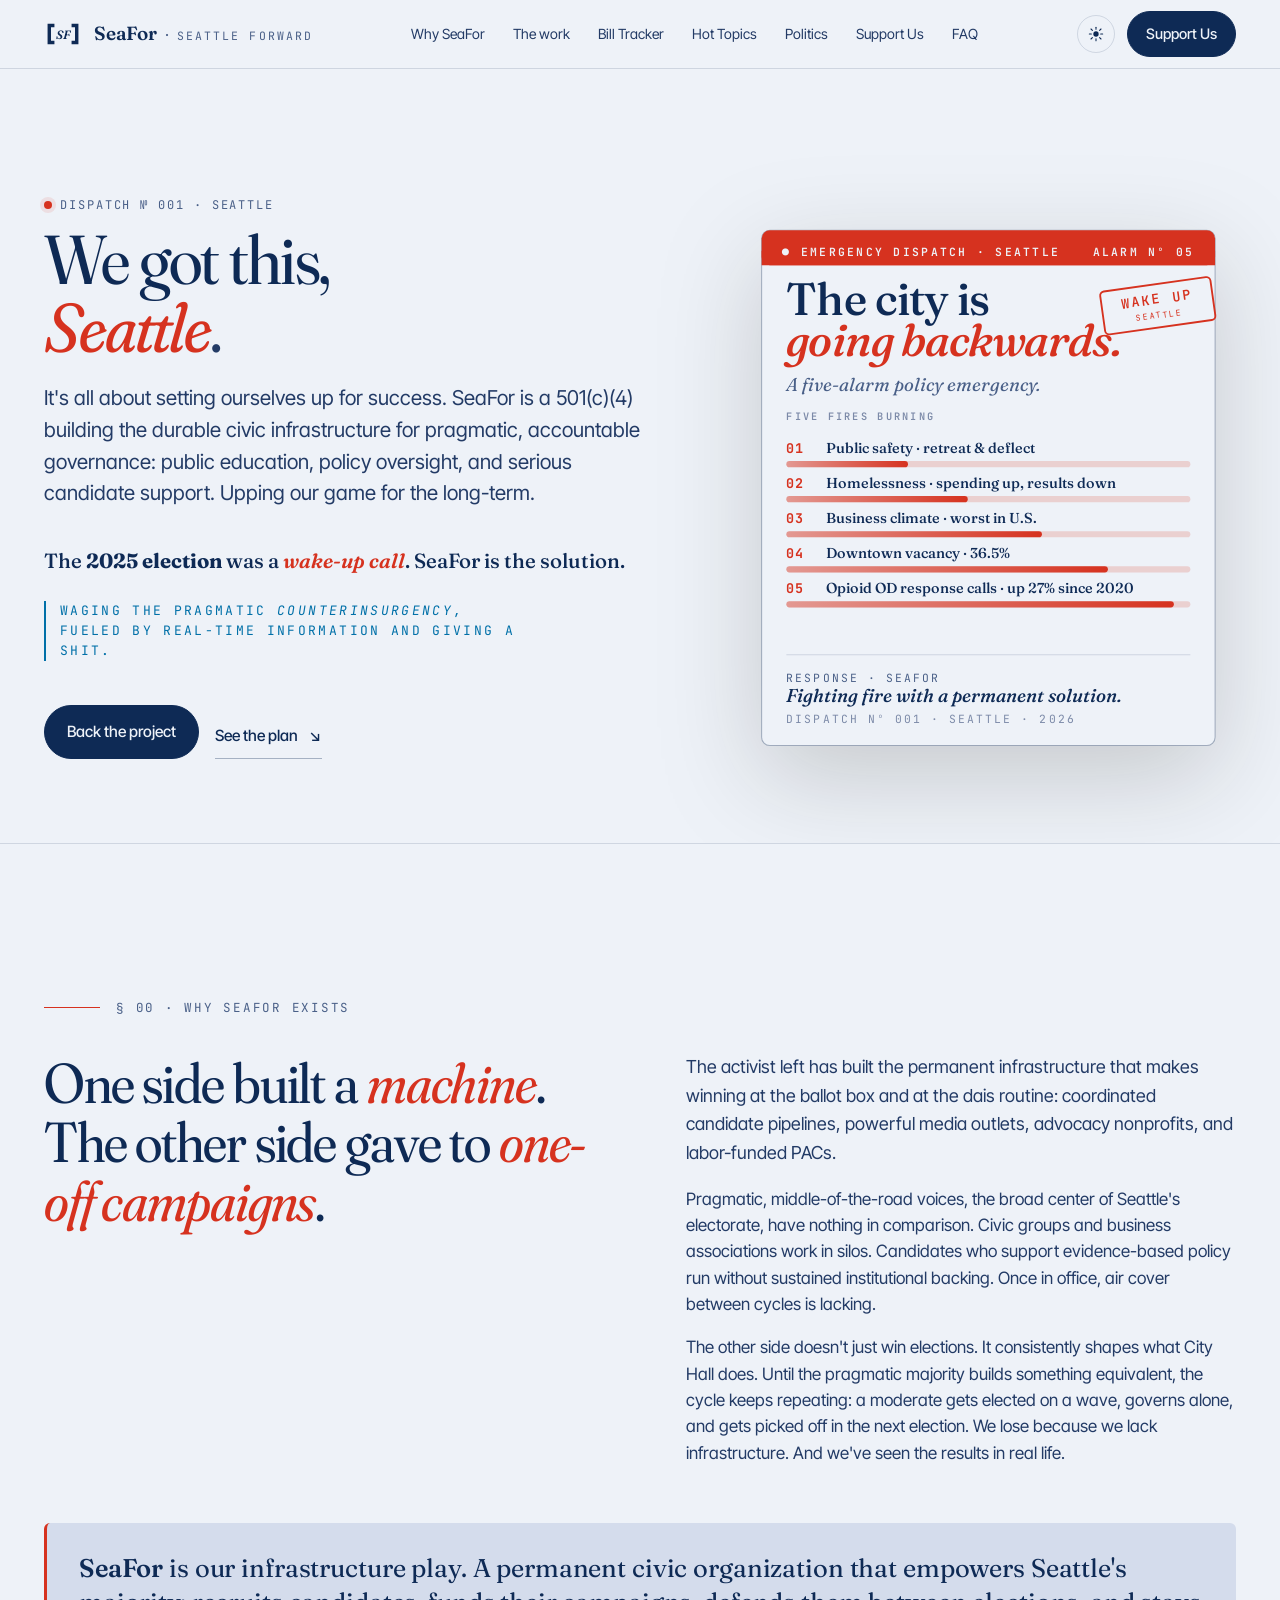
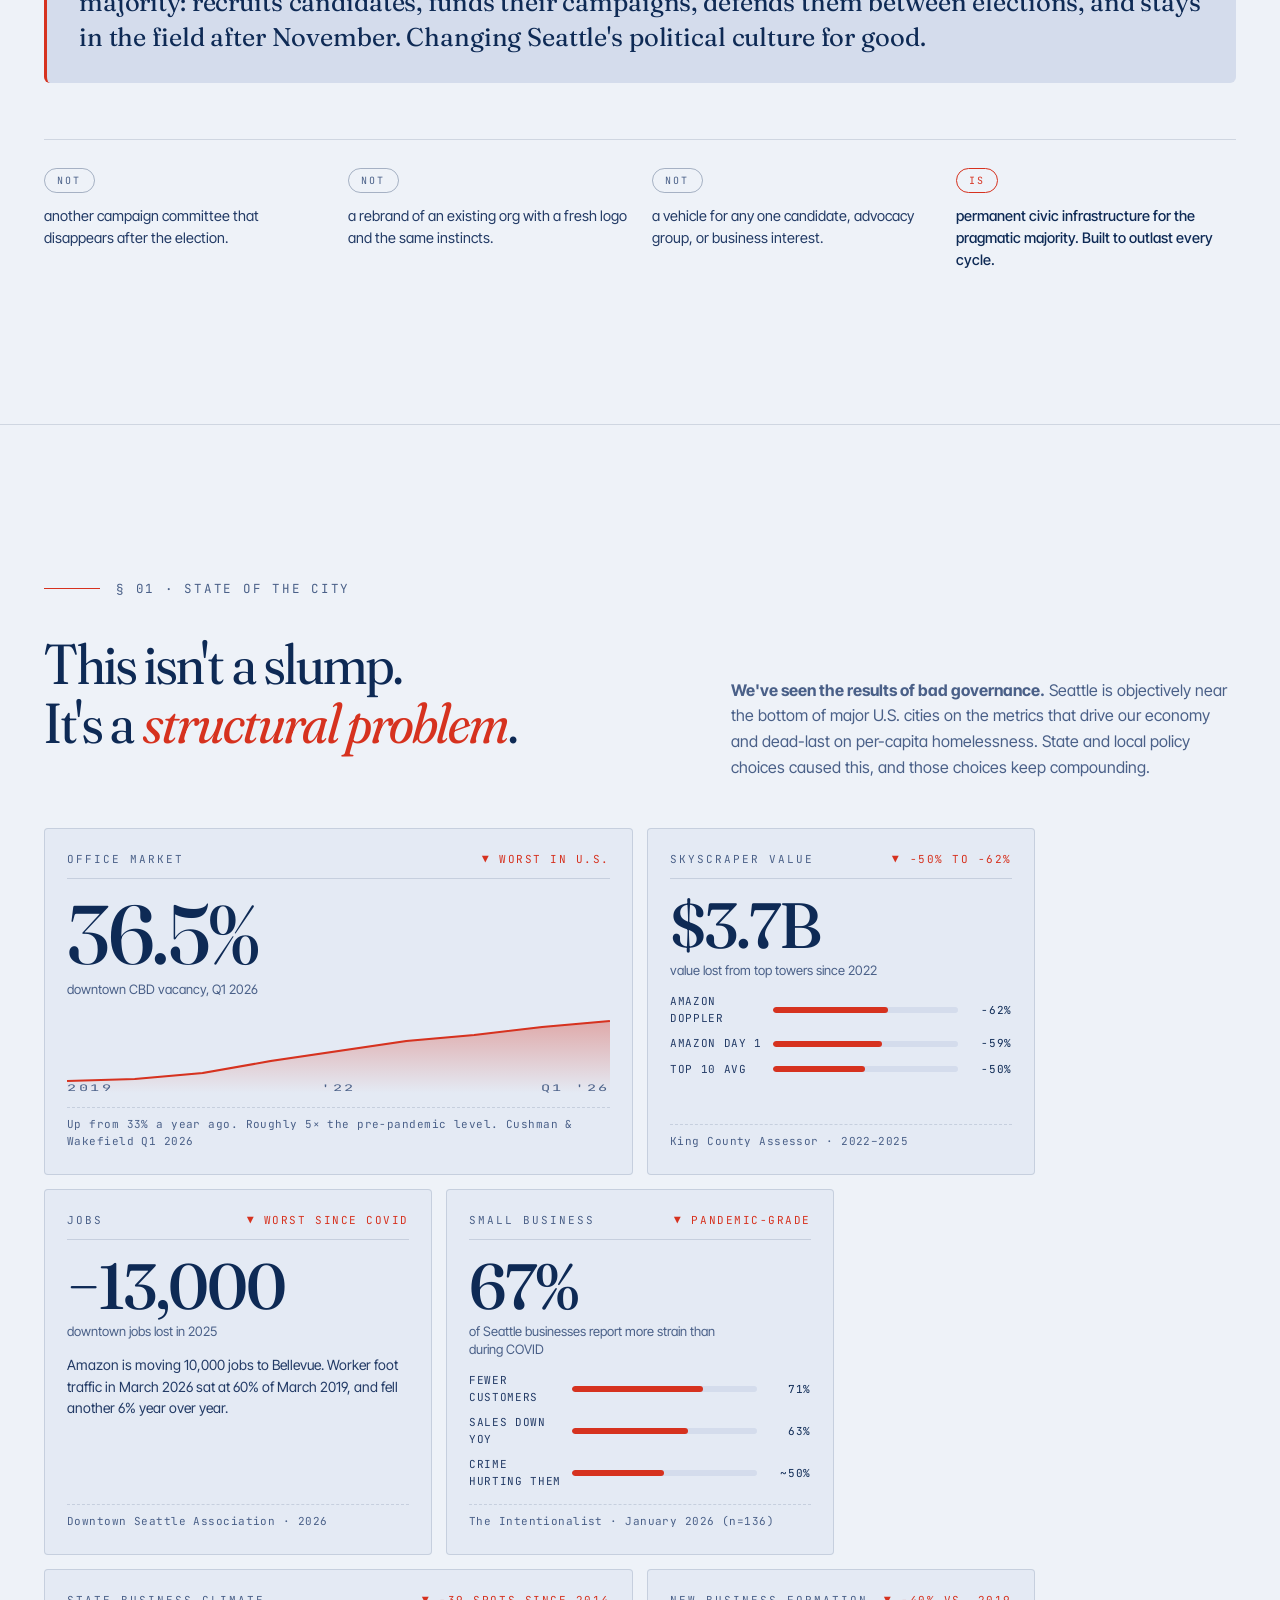
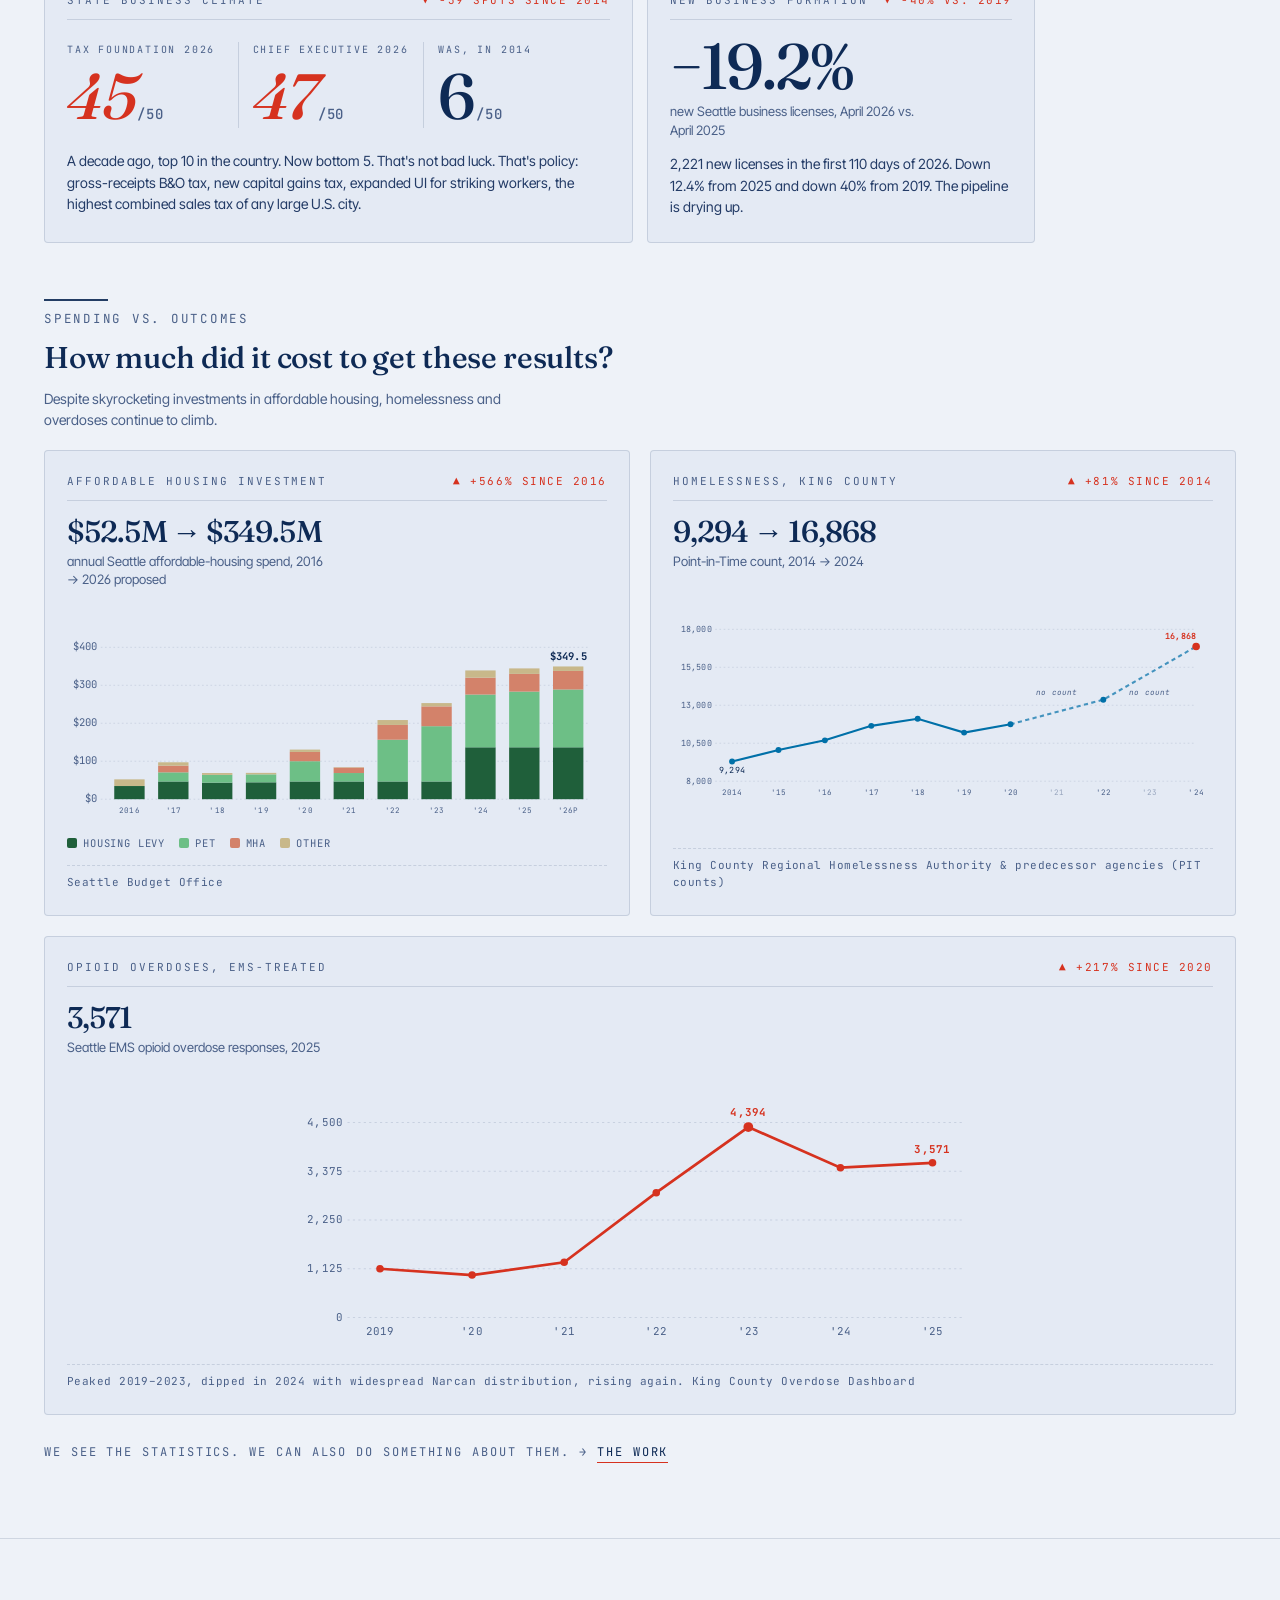
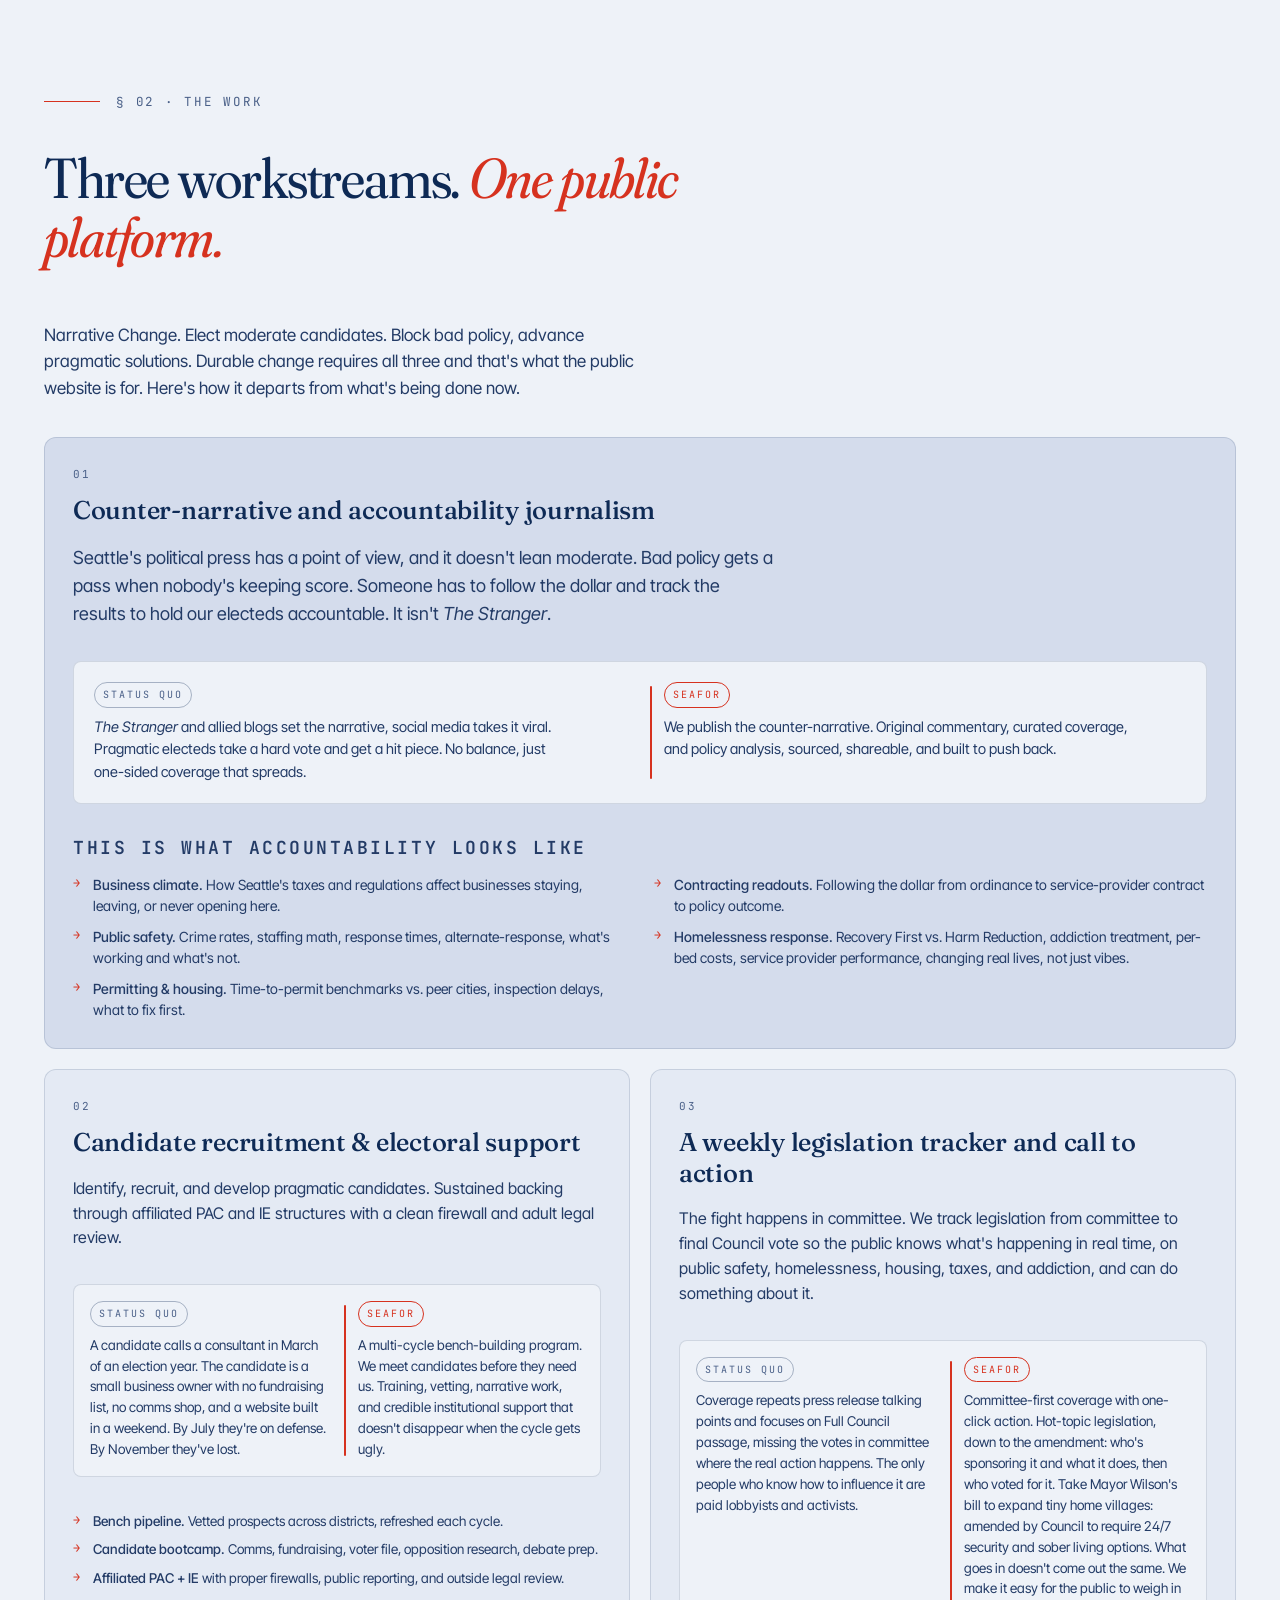
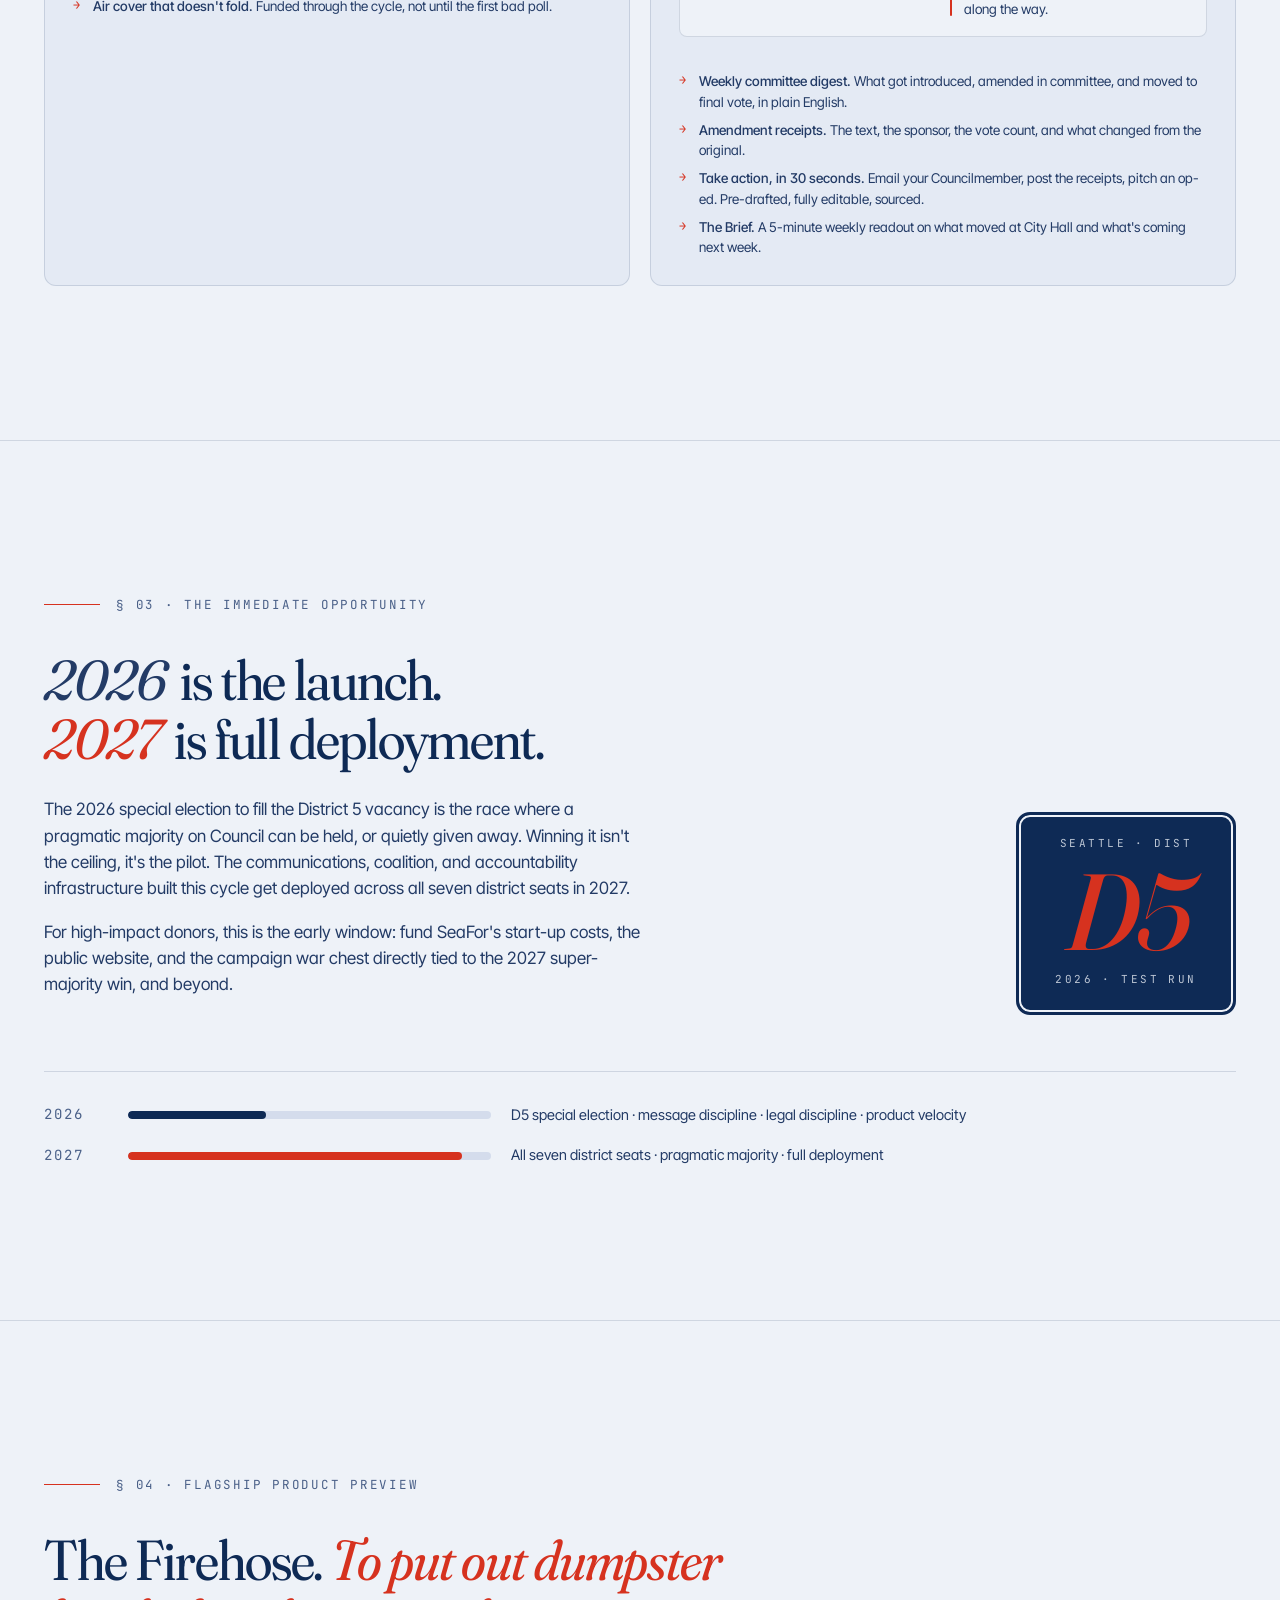
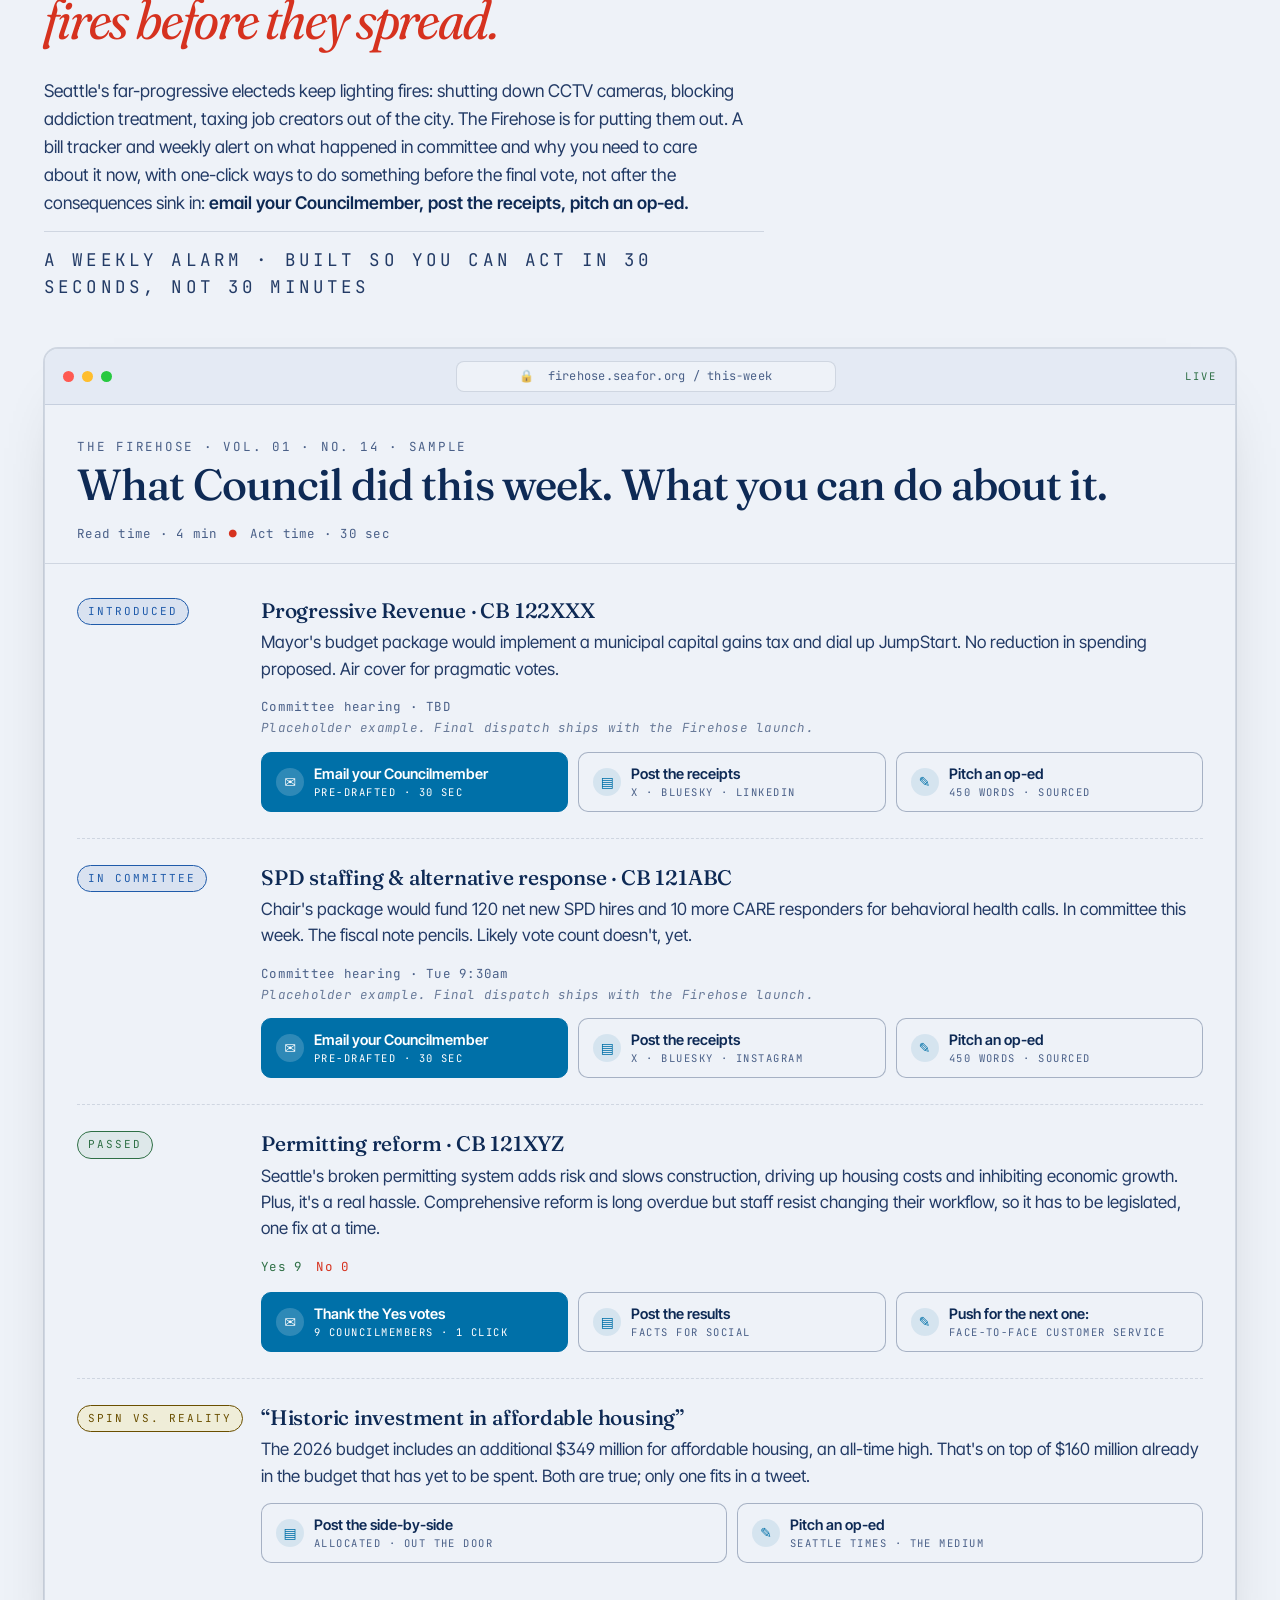
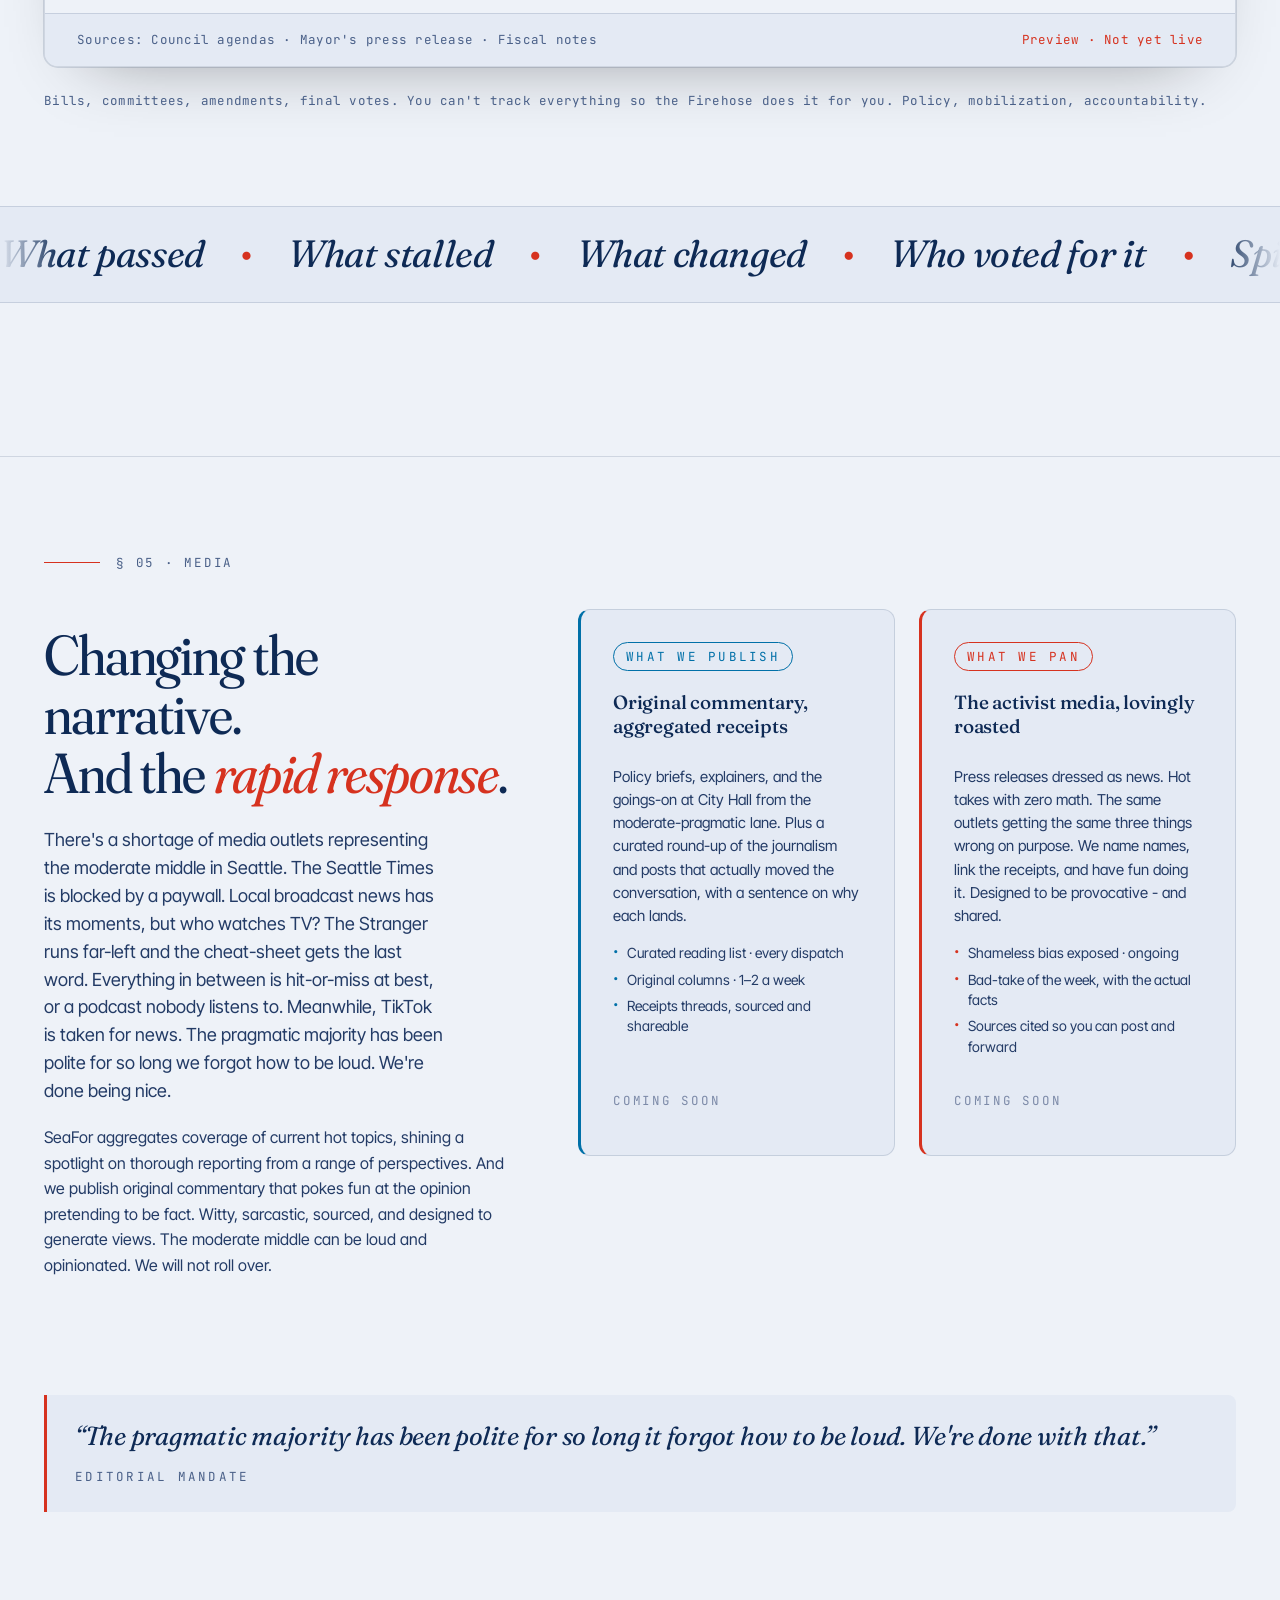
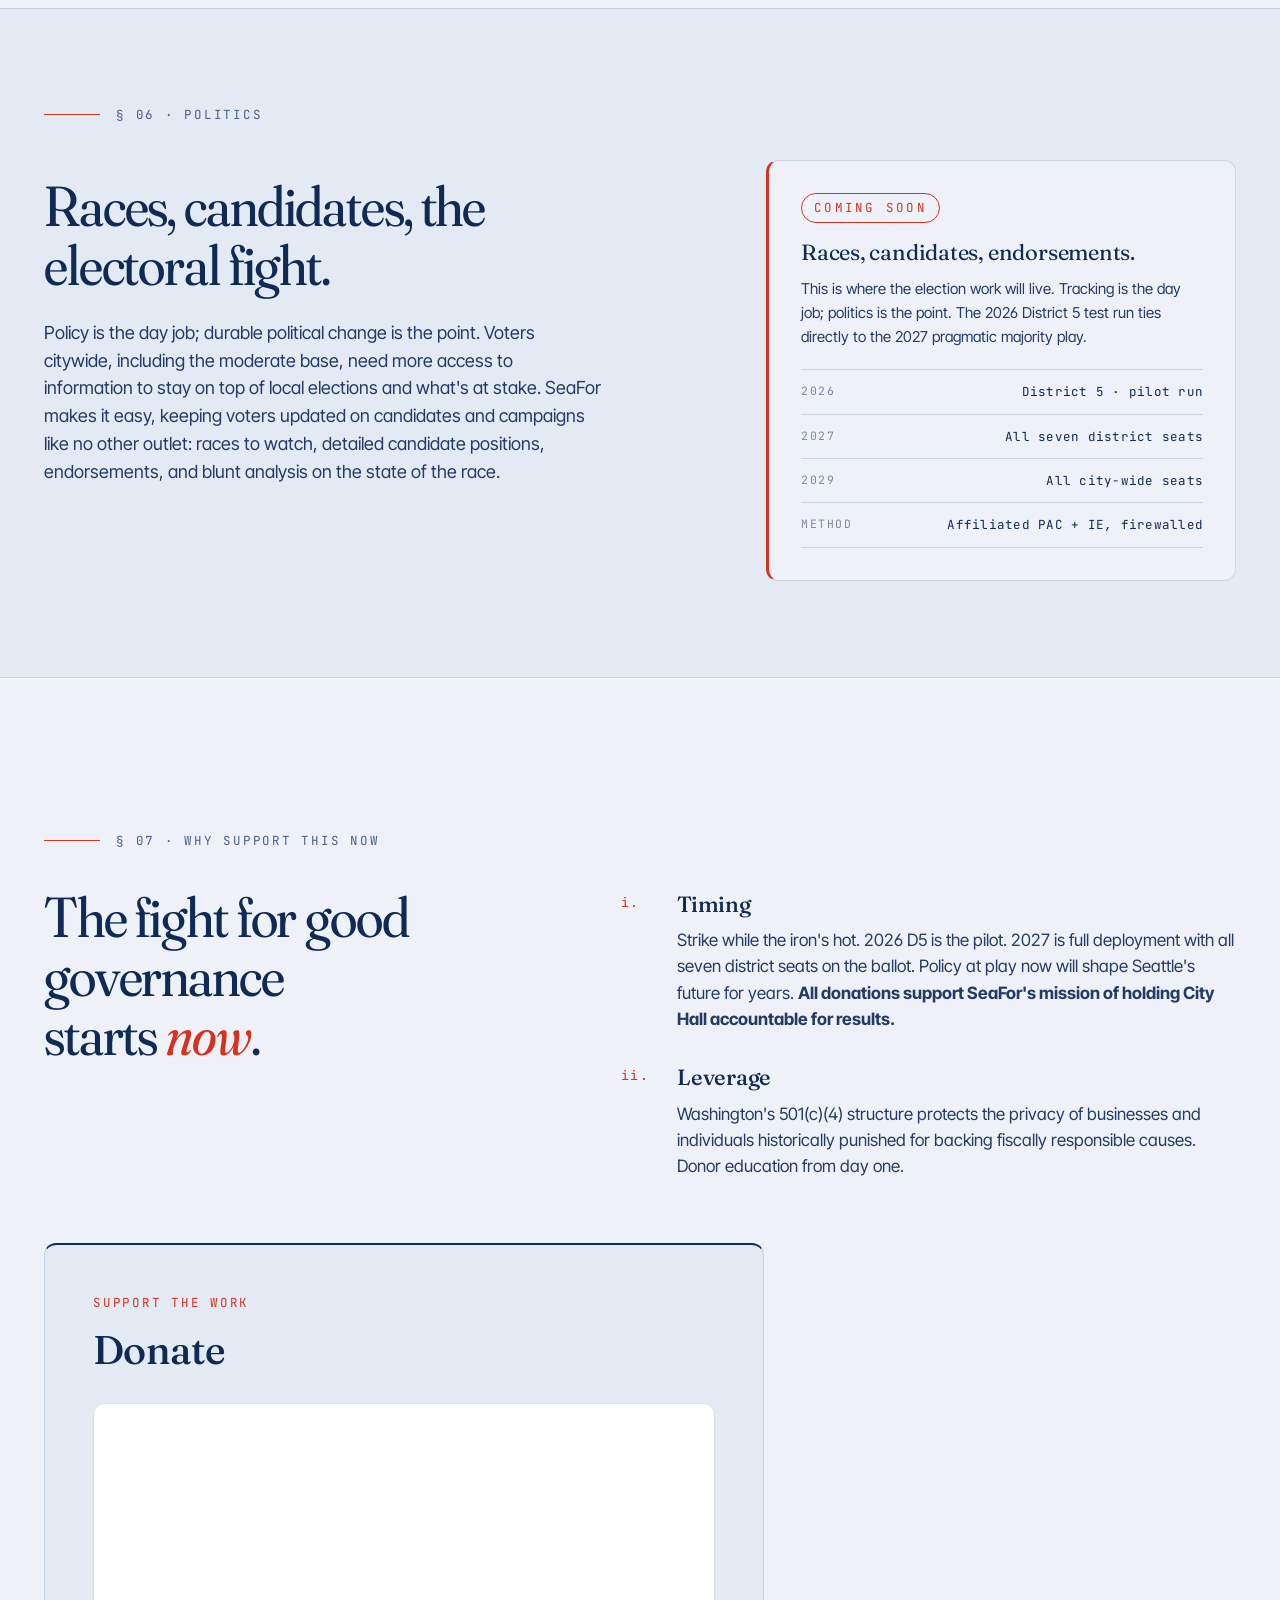
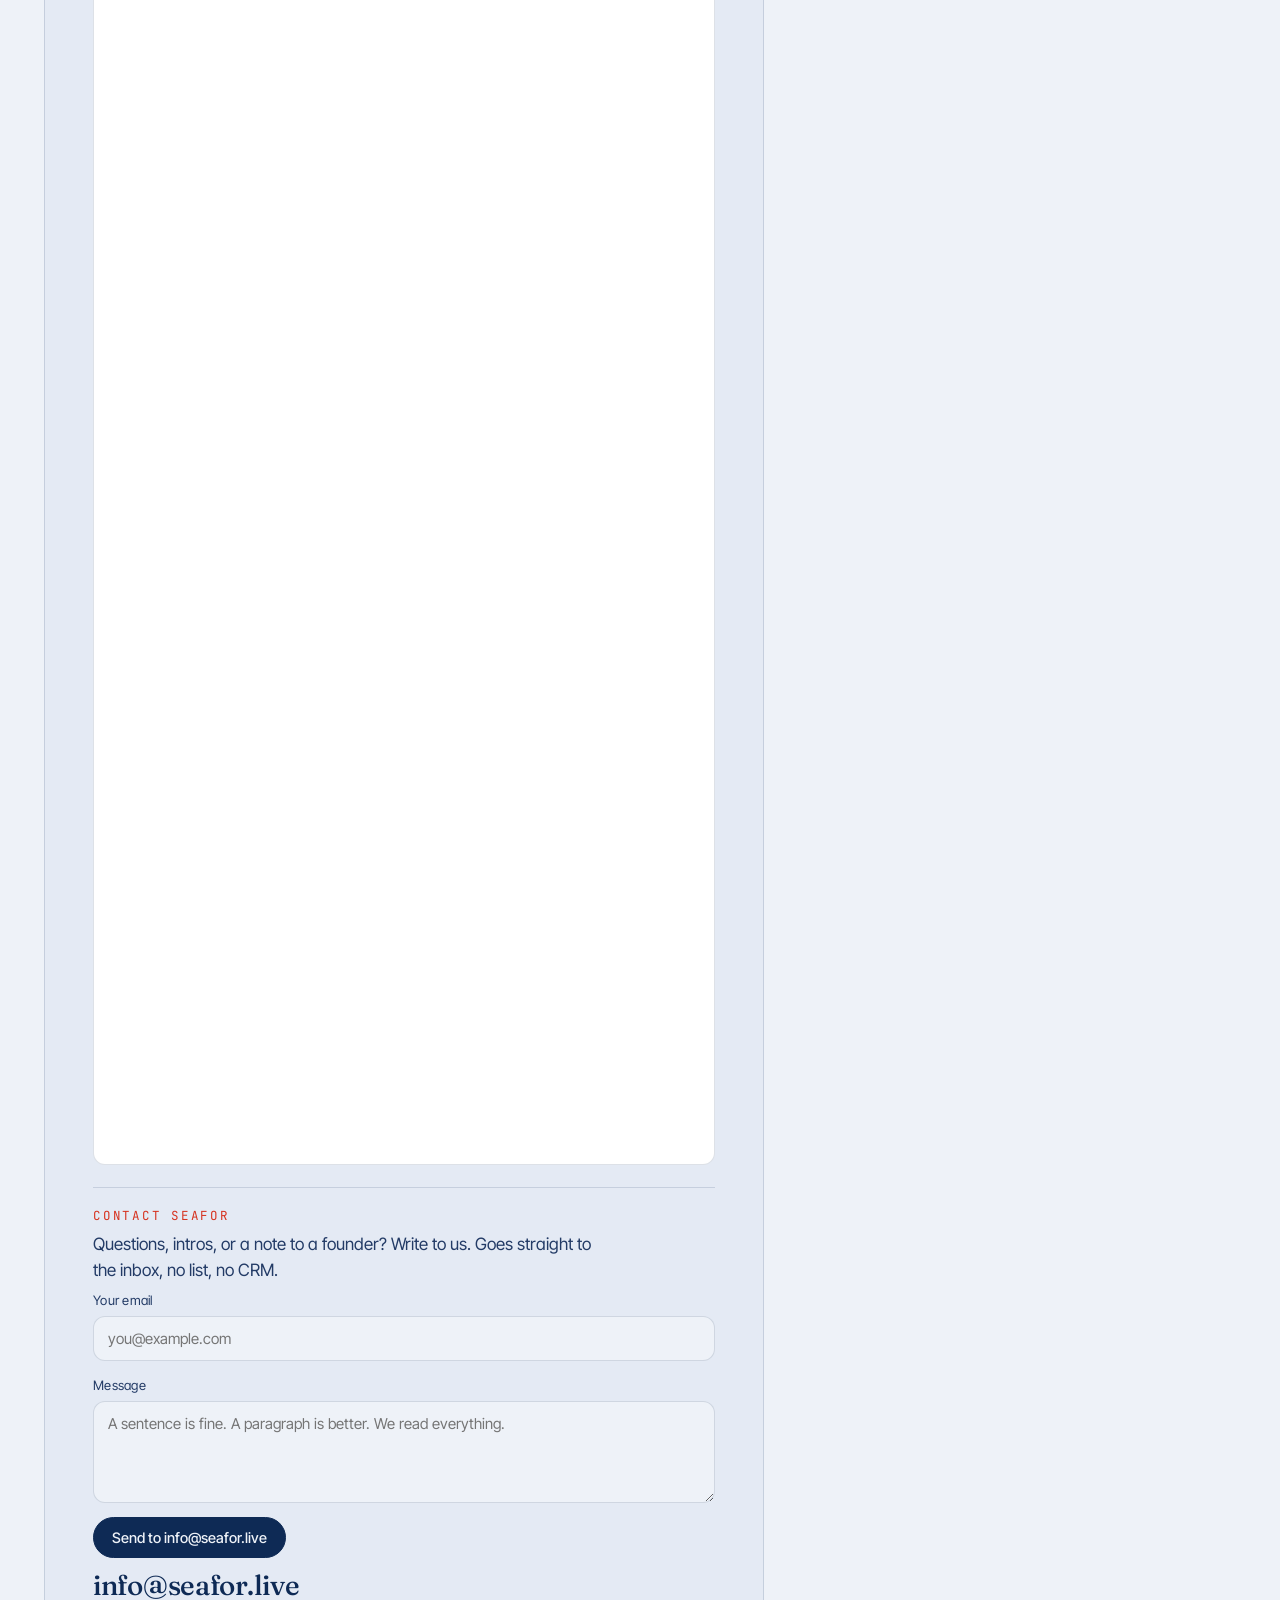
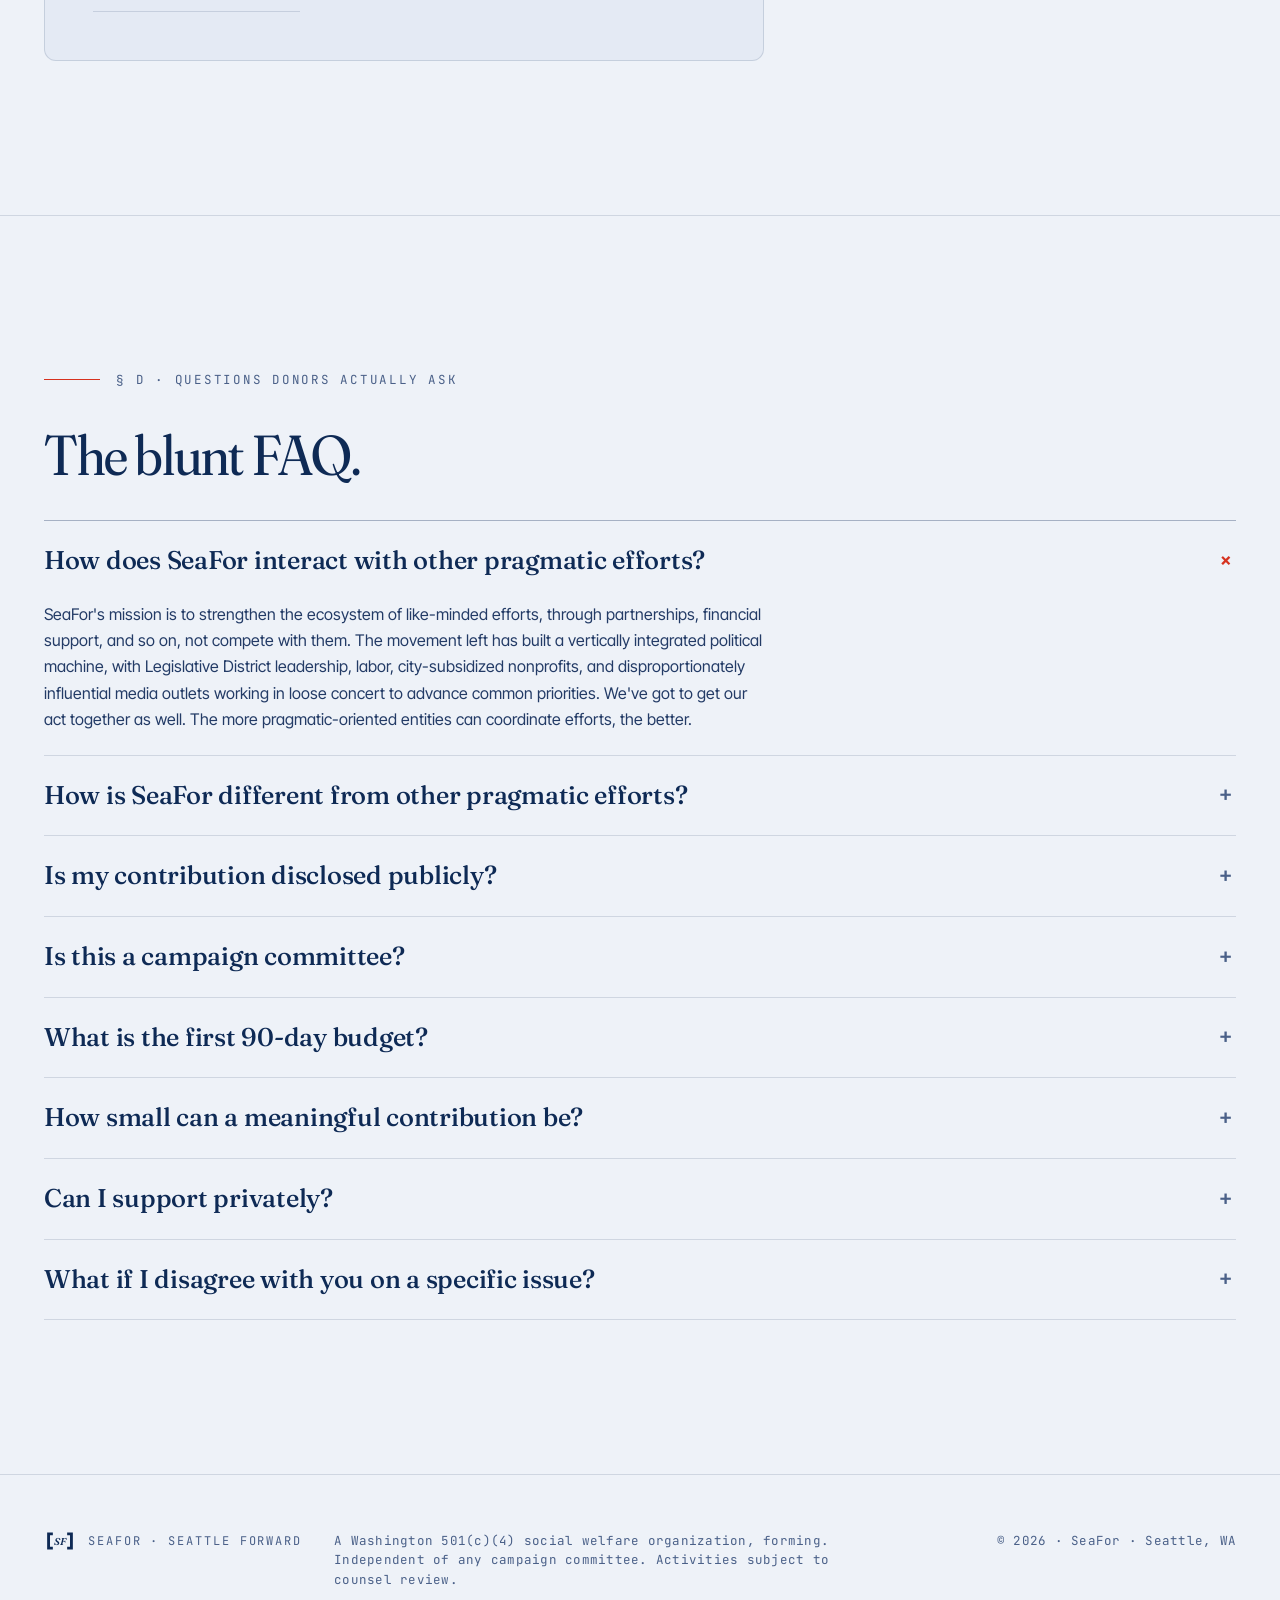
<file: contact.html>
<!doctype html>
<html lang="en" data-theme="light">
<head>
  <meta charset="utf-8" />
  <meta name="viewport" content="width=device-width, initial-scale=1, viewport-fit=cover" />
  <title>Support SeaFor · Seattle, wake up. Time for a long-term fix.</title>
  <meta name="description" content="The old contact page has moved. Support SeaFor and find the donor FAQ on the home page." />
  <meta name="theme-color" content="#0E2A55" />
  <meta name="robots" content="noindex" />

  <!-- The old "Talk to Us" page is retired. Send visitors to the Support Us area. -->
  <link rel="canonical" href="./index.html#support" />
  <meta http-equiv="refresh" content="0; url=./index.html#support" />

  <link rel="preconnect" href="https://fonts.googleapis.com" />
  <link rel="preconnect" href="https://fonts.gstatic.com" crossorigin />
  <link href="https://fonts.googleapis.com/css2?family=Fraunces:opsz,wght,SOFT,WONK@9..144,300..900,0..100,0..1&family=Inter+Tight:wght@300..700&family=JetBrains+Mono:wght@400;500;600&display=swap" rel="stylesheet" />

  <link rel="icon" type="image/svg+xml" href="data:image/svg+xml;utf8,<svg xmlns='http://www.w3.org/2000/svg' viewBox='0 0 32 32'><rect width='32' height='32' rx='4' fill='%230E0F0C'/><path d='M7 9 H11 V23 H7 Z M21 9 H25 V23 H21 Z' fill='%23F4F1EA'/><path d='M11 9 H21 V11 H13 V15 H20 V17 H13 V21 H21 V23 H11 Z' fill='%23F4F1EA'/></svg>" />

  <link rel="stylesheet" href="./styles.css" />
</head>
<body>
  <main id="main" style="min-height:70vh;display:flex;align-items:center;justify-content:center;padding:48px 24px;">
    <div style="max-width:560px;text-align:center;">
      <p class="mono small uppercase" style="letter-spacing:0.14em;">This page has moved</p>
      <h1 style="font-family:var(--serif);font-weight:500;letter-spacing:-0.02em;">Support SeaFor</h1>
      <p style="color:var(--fg-2);">
        We've folded contact into one place. To back the work, see the donor FAQ,
        or write to us, head to the Support&nbsp;Us section on the home page.
      </p>
      <p style="margin-top:28px;">
        <a class="btn btn-primary btn-lg" href="./index.html#support">Go to Support Us</a>
      </p>
      <p class="mono small" style="margin-top:18px;color:var(--fg-3);">
        Or email <a href="mailto:info@seafor.live">info@seafor.live</a>
      </p>
    </div>
  </main>

  <script>
    // Belt-and-suspenders: redirect even if meta refresh is blocked.
    window.location.replace('./index.html#support');
  </script>
</body>
</html>
</file>
<file: styles.css>
/* ==========================================================================
   SeaFor — design tokens
   ========================================================================== */

:root {
  /* Brand swap point. To rebrand: adjust --accent and the data-brand-* text
     in index.html. Logo mark is intentionally rename-safe. */
  --paper:        #EEF2F8;       /* periwinkle-tinted cream */
  --paper-2:      #E4EAF4;       /* card surface, cooler periwinkle */
  --paper-3:      #D4DCEC;       /* soft borders, periwinkle wash */
  --ink:          #0E2A55;       /* deep cobalt, near-black */
  --ink-2:        #233B66;
  --ink-3:        #4A6088;
  --muted:        #7C8AA8;
  --accent:       #D6321F;       /* civic red, kept as punctuation */
  --accent-soft:  rgba(214, 50, 31, 0.10);
  --accent-ink:   #B0270F;
  --accent-2:     #0070A8;       /* Sara teal-blue, secondary */
  --accent-2-soft: rgba(0, 112, 168, 0.10);
  --accent-2-ink: #005580;
  --highlight:    #F2D14A;       /* redaction/highlight yellow */

  --bg:           var(--paper);
  --bg-2:         var(--paper-2);
  --bg-3:         var(--paper-3);
  --fg:           var(--ink);
  --fg-2:         var(--ink-2);
  --fg-3:         var(--ink-3);
  --rule:         rgba(14, 42, 85, 0.14);
  --rule-strong:  rgba(14, 42, 85, 0.32);

  --serif:  "Fraunces", "GT Sectra", "Playfair Display", Georgia, serif;
  --sans:   "Inter Tight", "Inter", system-ui, -apple-system, "Segoe UI", Roboto, sans-serif;
  --mono:   "JetBrains Mono", ui-monospace, "SF Mono", Menlo, monospace;

  --space-1: 4px;
  --space-2: 8px;
  --space-3: 12px;
  --space-4: 16px;
  --space-5: 24px;
  --space-6: 32px;
  --space-8: 48px;
  --space-10: 64px;
  --space-12: 96px;
  --space-16: 128px;

  --radius-sm: 4px;
  --radius:    8px;
  --radius-lg: 12px;

  --container: 1240px;

  --t-fast: 180ms cubic-bezier(.2,.7,.2,1);
  --t-med:  280ms cubic-bezier(.2,.7,.2,1);
}

[data-theme="dark"] {
  --bg:    #0B1220;
  --bg-2:  #121C32;
  --bg-3:  #1B2746;
  --fg:    #E8EEF8;
  --fg-2:  #C8D2E8;
  --fg-3:  #93A2C2;
  --muted: #6C7A98;
  --rule:  rgba(232, 238, 248, 0.14);
  --rule-strong: rgba(232, 238, 248, 0.30);
  --accent: #FF5A3F;
  --accent-soft: rgba(255, 90, 63, 0.14);
  --accent-ink: #FF866F;
  --accent-2: #3FA8D8;
  --accent-2-soft: rgba(63, 168, 216, 0.14);
  --accent-2-ink: #6BC0E8;
  --highlight: #F2D14A;
}

/* ==========================================================================
   Base
   ========================================================================== */

*, *::before, *::after { box-sizing: border-box; }

html { scroll-behavior: smooth; -webkit-text-size-adjust: 100%; }

body {
  margin: 0;
  background: var(--bg);
  color: var(--fg);
  font-family: var(--sans);
  font-size: 17px;
  line-height: 1.55;
  font-feature-settings: "ss01", "cv11";
  -webkit-font-smoothing: antialiased;
  text-rendering: optimizeLegibility;
  transition: background var(--t-med), color var(--t-med);
}

img, svg { display: block; max-width: 100%; }

a { color: inherit; text-decoration: none; }

p { margin: 0 0 1em; }

::selection { background: var(--accent); color: var(--paper); }

.skip-link {
  position: absolute; left: -9999px; top: 0;
  background: var(--fg); color: var(--bg);
  padding: 8px 12px; z-index: 9999;
}
.skip-link:focus { left: 8px; top: 8px; }

:focus-visible {
  outline: 2px solid var(--accent);
  outline-offset: 3px;
  border-radius: 2px;
}

.container {
  width: 100%;
  max-width: var(--container);
  margin: 0 auto;
  padding: 0 24px;
}

.mono { font-family: var(--mono); letter-spacing: 0.02em; }
.small { font-size: 12.5px; }
.uppercase { text-transform: uppercase; letter-spacing: 0.14em; }

/* ==========================================================================
   Buttons
   ========================================================================== */

.btn {
  display: inline-flex; align-items: center; gap: 10px;
  font-family: var(--sans);
  font-size: 14.5px;
  font-weight: 500;
  padding: 11px 18px;
  border: 1px solid transparent;
  border-radius: 999px;
  cursor: pointer;
  transition: background var(--t-fast), color var(--t-fast), border-color var(--t-fast), transform var(--t-fast);
  white-space: nowrap;
}
.btn-lg { padding: 14px 22px; font-size: 15.5px; }

.btn-primary {
  background: var(--fg);
  color: var(--bg);
  border-color: var(--fg);
}
.btn-primary:hover { background: var(--accent); border-color: var(--accent); color: #fff; transform: translateY(-1px); }

.btn-link {
  background: transparent;
  color: var(--fg);
  padding-left: 0; padding-right: 0;
  border-radius: 0;
  border-bottom: 1px solid var(--rule-strong);
  border-top: 0; border-left: 0; border-right: 0;
  border-radius: 0;
  padding-bottom: 6px;
}
.btn-link:hover { border-bottom-color: var(--accent); color: var(--accent); }

/* ==========================================================================
   Header
   ========================================================================== */

.site-header {
  position: sticky; top: 0; z-index: 50;
  background: color-mix(in srgb, var(--bg) 88%, transparent);
  backdrop-filter: saturate(140%) blur(10px);
  -webkit-backdrop-filter: saturate(140%) blur(10px);
  border-bottom: 1px solid var(--rule);
  transition: box-shadow var(--t-med);
}
.site-header.is-scrolled { box-shadow: 0 10px 30px -22px rgba(0,0,0,.25); }

.header-row {
  display: grid;
  grid-template-columns: auto 1fr auto;
  align-items: center;
  gap: 24px;
  height: 68px;
}

.brand {
  display: inline-flex; align-items: center; gap: 12px;
  color: var(--fg);
}
.brand-mark { width: 38px; height: 24px; color: var(--fg); }
.brand-mark.sm { width: 32px; height: 20px; }
.brand-wordmark { display: inline-flex; align-items: baseline; gap: 8px; }
.brand-name {
  font-family: var(--serif);
  font-weight: 600;
  font-size: 19px;
  letter-spacing: -0.01em;
}
.brand-divider { color: var(--fg-3); }
.brand-long {
  font-family: var(--mono);
  font-size: 11.5px;
  text-transform: uppercase;
  letter-spacing: 0.18em;
  color: var(--fg-3);
}

.nav { display: flex; gap: 28px; justify-self: center; }
.nav a {
  font-size: 14px;
  color: var(--fg-2);
  position: relative;
  padding: 6px 0;
  transition: color var(--t-fast);
}
.nav a::after {
  content: ""; position: absolute; left: 0; right: 0; bottom: 0;
  height: 1px; background: var(--accent); transform: scaleX(0); transform-origin: left;
  transition: transform var(--t-med);
}
.nav a:hover { color: var(--fg); }
.nav a:hover::after { transform: scaleX(1); }

.header-actions { display: inline-flex; align-items: center; gap: 12px; }

.theme-toggle {
  width: 38px; height: 38px;
  display: inline-flex; align-items: center; justify-content: center;
  background: transparent;
  border: 1px solid var(--rule);
  color: var(--fg);
  border-radius: 999px;
  cursor: pointer;
  transition: background var(--t-fast), border-color var(--t-fast);
}
.theme-toggle:hover { background: var(--bg-2); border-color: var(--rule-strong); }
.theme-toggle svg { width: 16px; height: 16px; }
.theme-toggle .i-moon { display: none; }
[data-theme="dark"] .theme-toggle .i-sun { display: none; }
[data-theme="dark"] .theme-toggle .i-moon { display: block; }

@media (max-width: 880px) {
  .nav { display: none; }
  .header-row { grid-template-columns: 1fr auto; }
  .brand-long { display: none; }
  .brand-divider { display: none; }
}

/* ==========================================================================
   Hero
   ========================================================================== */

.hero {
  padding: clamp(64px, 10vw, 120px) 0 clamp(48px, 6vw, 96px);
  position: relative;
  overflow: hidden;
}

.hero-grid {
  display: grid;
  grid-template-columns: 1fr;
  gap: 28px;
  position: relative;
}

.hero-meta {
  display: flex; flex-wrap: wrap; gap: 18px;
  align-items: center;
  font-family: var(--mono);
  font-size: 12px;
  letter-spacing: 0.16em;
  text-transform: uppercase;
  color: var(--fg-3);
}
.dispatch-tag { display: inline-flex; align-items: center; gap: 8px; }
.dispatch-tag .dot {
  width: 8px; height: 8px; border-radius: 999px; background: var(--accent);
  box-shadow: 0 0 0 4px var(--accent-soft);
  animation: pulse 2.4s ease-in-out infinite;
}
@keyframes pulse {
  0%,100% { box-shadow: 0 0 0 4px var(--accent-soft); }
  50%     { box-shadow: 0 0 0 8px transparent; }
}
.provisional {
  padding: 4px 10px;
  border: 1px dashed var(--rule-strong);
  border-radius: 999px;
  letter-spacing: 0.12em;
  text-transform: none;
  color: var(--fg-3);
  font-size: 11px;
}

.hero-headline {
  font-family: var(--serif);
  font-weight: 400;
  font-size: clamp(44px, 7.4vw, 104px);
  line-height: 0.98;
  letter-spacing: -0.025em;
  margin: 12px 0 0;
  max-width: 16ch;
  font-variation-settings: "opsz" 144, "SOFT" 30;
}
.hero-headline em {
  font-style: italic;
  color: var(--accent);
  font-variation-settings: "opsz" 144, "SOFT" 80, "WONK" 1;
}
.hero-em { display: block; color: var(--fg-2); }

.hero-wakeup {
  font-family: var(--serif, "Fraunces", Georgia, serif);
  font-size: clamp(18px, 1.6vw, 22px);
  line-height: 1.35;
  color: var(--fg);
  margin: 18px 0 4px;
  max-width: 56ch;
  font-weight: 500;
}
.hero-wakeup b { font-weight: 700; }
.hero-wakeup em { font-style: italic; color: var(--accent); font-weight: 600; }

.hero-tagline {
  font-family: var(--mono);
  font-size: 13px;
  letter-spacing: 0.18em;
  text-transform: uppercase;
  color: var(--accent-2);
  margin: 22px 0 32px;
  padding-left: 14px;
  border-left: 2px solid var(--accent-2);
  max-width: 60ch;
  line-height: 1.55;
}
[data-theme="dark"] .hero-tagline { color: var(--accent-2-ink); border-left-color: var(--accent-2); }

.hero-deck {
  font-size: clamp(17px, 1.6vw, 21px);
  line-height: 1.55;
  color: var(--fg-2);
  max-width: 62ch;
  margin-top: 20px;
}
.hero-deck strong { color: var(--fg); }

.hero-cta { display: inline-flex; flex-wrap: wrap; gap: 16px; margin-top: 12px; }

.hero-seed {
  margin-top: 36px;
  border-top: 1px solid var(--rule);
  border-bottom: 1px solid var(--rule);
  padding: 18px 0;
  display: grid;
  grid-template-columns: minmax(160px, 220px) 1fr;
  gap: 24px;
  align-items: start;
}
.hero-seed p { margin: 0; color: var(--fg-2); max-width: 70ch; }
.hero-seed strong { color: var(--fg); }

@media (max-width: 720px) {
  .hero-seed { grid-template-columns: 1fr; gap: 6px; }
}

/* Marquee */
.marquee {
  margin-top: clamp(56px, 9vw, 96px);
  border-top: 1px solid var(--rule);
  border-bottom: 1px solid var(--rule);
  background: var(--bg-2);
  overflow: hidden;
  position: relative;
}
.marquee::before, .marquee::after {
  content: ""; position: absolute; top: 0; bottom: 0; width: 60px; z-index: 2;
  pointer-events: none;
}
.marquee::before { left: 0;  background: linear-gradient(90deg, var(--bg-2), transparent); }
.marquee::after  { right: 0; background: linear-gradient(-90deg, var(--bg-2), transparent); }

.marquee-track {
  display: inline-flex; align-items: center; gap: 36px;
  padding: 18px 0;
  white-space: nowrap;
  font-family: var(--serif);
  font-size: clamp(22px, 3vw, 38px);
  font-style: italic;
  font-weight: 400;
  letter-spacing: -0.01em;
  animation: scroll 28s linear infinite;
  color: var(--fg);
}
.marquee-track .bullet { color: var(--accent); font-size: 0.5em; vertical-align: middle; }
@keyframes scroll {
  from { transform: translateX(0); }
  to   { transform: translateX(-50%); }
}
@media (prefers-reduced-motion: reduce) {
  .marquee-track { animation: none; }
  .dispatch-tag .dot { animation: none; }
}

/* ==========================================================================
   Sections — shared
   ========================================================================== */

.section {
  padding: clamp(80px, 12vw, 160px) 0;
  border-top: 1px solid var(--rule);
}
.section:first-of-type { border-top: 0; }

.section-head {
  display: flex; align-items: center; gap: 16px; margin-bottom: 36px;
}
.section-head .rule {
  flex: 0 0 56px;
  height: 1px;
  background: var(--accent);
}
.section-kicker { color: var(--fg-3); }

.display-1, .display-2 {
  font-family: var(--serif);
  font-weight: 400;
  letter-spacing: -0.02em;
  margin: 0 0 28px;
  font-variation-settings: "opsz" 144, "SOFT" 50;
}
.display-1 {
  font-size: clamp(40px, 6vw, 84px);
  line-height: 1.0;
}
.display-2 {
  font-size: clamp(34px, 4.4vw, 60px);
  line-height: 1.05;
  max-width: 22ch;
}
.display-2 em { font-style: italic; color: var(--accent); }

.lede {
  font-size: clamp(17px, 1.4vw, 19.5px);
  line-height: 1.6;
  color: var(--fg);
}

.emphasis {
  border-left: 2px solid var(--accent);
  padding: 4px 0 4px 16px;
  color: var(--fg);
}

.redact {
  background: var(--ink);
  color: var(--ink);
  padding: 0 0.18em;
  position: relative;
  text-decoration: line-through;
  text-decoration-thickness: 2px;
  text-decoration-color: var(--accent);
  border-radius: 2px;
  transition: background var(--t-med), color var(--t-med);
}
.redact:hover { background: transparent; color: var(--fg); }
[data-theme="dark"] .redact { background: var(--fg); color: var(--bg); }

/* Why section */
.why-grid {
  display: grid;
  grid-template-columns: minmax(0, 1.05fr) minmax(0, 1fr);
  gap: clamp(32px, 5vw, 80px);
  align-items: start;
}
.why-body p { color: var(--fg-2); }
.why-body p + p { margin-top: 14px; }

@media (max-width: 880px) {
  .why-grid { grid-template-columns: 1fr; }
}

/* Work section */
.work-title { margin-bottom: 56px; }

.work-grid {
  list-style: none;
  margin: 0; padding: 0;
  display: grid;
  grid-template-columns: repeat(6, 1fr);
  gap: 20px;
}
.work-card {
  grid-column: span 3;
  background: var(--bg-2);
  border: 1px solid var(--rule);
  border-radius: var(--radius-lg);
  padding: 28px;
  display: flex; flex-direction: column; gap: 12px;
  transition: border-color var(--t-med), transform var(--t-med), background var(--t-med);
  position: relative;
  overflow: hidden;
}
.work-card::before {
  content: ""; position: absolute; left: 0; top: 0; bottom: 0; width: 2px;
  background: transparent;
  transition: background var(--t-med);
}
.work-card:hover { border-color: var(--rule-strong); transform: translateY(-2px); }
.work-card:hover::before { background: var(--accent); }
.work-card--lg { grid-column: span 6; background: var(--bg-3); }

.card-num {
  font-size: 11px;
  letter-spacing: 0.22em;
  color: var(--fg-3);
}
.work-card h3 {
  font-family: var(--serif);
  font-weight: 500;
  font-size: clamp(20px, 2vw, 26px);
  line-height: 1.2;
  letter-spacing: -0.01em;
  margin: 0;
}
.work-card p { margin: 0; color: var(--fg-2); }
.work-card--lg p { font-size: 18px; max-width: 60ch; }

@media (max-width: 980px) {
  .work-grid { grid-template-columns: repeat(2, 1fr); }
  .work-card, .work-card--lg { grid-column: span 1; }
  .work-card--lg { grid-column: span 2; }
}
@media (max-width: 620px) {
  .work-grid { grid-template-columns: 1fr; }
  .work-card, .work-card--lg { grid-column: span 1; }
}

/* Opportunity section */
.opp-grid {
  display: grid;
  grid-template-columns: minmax(0, 1.4fr) minmax(0, 0.9fr);
  gap: clamp(32px, 5vw, 64px);
  align-items: stretch;
  margin-bottom: 56px;
}
.opp-text p { color: var(--fg-2); max-width: 60ch; }
.year { font-style: italic; color: var(--fg-2); margin-right: 0.12em; }
.year.accent { color: var(--accent); }

.plate {
  align-self: end;
  background: var(--fg);
  color: var(--bg);
  border-radius: 14px;
  padding: 20px 28px 24px;
  text-align: center;
  font-family: var(--mono);
  display: flex; flex-direction: column; gap: 8px;
  border: 3px solid var(--fg);
  box-shadow:
    inset 0 0 0 2px var(--bg),
    inset 0 0 0 4px var(--fg);
  position: relative;
  min-width: 220px;
  max-width: 320px;
  justify-self: end;
}
.plate-top, .plate-bottom {
  font-size: 11px;
  letter-spacing: 0.22em;
  text-transform: uppercase;
  color: var(--bg);
  opacity: 0.78;
}
.plate-num {
  font-family: var(--serif);
  font-style: italic;
  font-size: clamp(70px, 9vw, 108px);
  line-height: 0.95;
  font-weight: 500;
  color: var(--accent);
  letter-spacing: -0.04em;
}

.opp-aside {
  display: flex;
  flex-direction: column;
  gap: 16px;
  align-self: end;
  justify-self: end;
  width: 100%;
  max-width: 320px;
}
.opp-aside .plate {
  align-self: stretch;
  justify-self: stretch;
  max-width: none;
  margin: 0;
}
.opp-aside .opp-photo {
  width: 100%;
  margin: 0;
  aspect-ratio: 4 / 5;
}
@media (max-width: 880px) {
  .opp-grid { grid-template-columns: 1fr; }
  .opp-aside { justify-self: start; max-width: 480px; }
  .opp-aside .opp-photo { aspect-ratio: 16 / 10; }
}

.opp-timeline {
  display: flex; flex-direction: column; gap: 18px;
  border-top: 1px solid var(--rule);
  padding-top: 32px;
}
.tl-row {
  display: grid;
  grid-template-columns: 64px 1fr 2fr;
  gap: 20px;
  align-items: center;
}
.tl-year { font-size: 14px; color: var(--fg-3); letter-spacing: 0.14em; }
.tl-bar {
  height: 8px;
  background: var(--bg-3);
  border-radius: 999px;
  overflow: hidden;
}
.tl-fill {
  display: block;
  height: 100%;
  width: var(--w, 0%);
  background: var(--fg);
  border-radius: 999px;
  transform-origin: left;
  animation: grow 1.4s cubic-bezier(.2,.7,.2,1) both;
}
.tl-fill--accent { background: var(--accent); }
@keyframes grow { from { transform: scaleX(0); } to { transform: scaleX(1); } }
.tl-label { color: var(--fg-2); font-size: 14.5px; }

@media (max-width: 720px) {
  .tl-row { grid-template-columns: 56px 1fr; }
  .tl-label { grid-column: 1 / -1; }
}

/* Tracker */
.tracker-intro { max-width: 720px; margin-bottom: 48px; }
.tracker-intro p { color: var(--fg-2); font-size: 17.5px; }

.tracker-card {
  background: var(--bg);
  color: var(--fg);
  border: 1px solid var(--rule-strong);
  border-radius: 16px;
  overflow: hidden;
  box-shadow: 0 30px 60px -40px rgba(0,0,0,.35);
  position: relative;
}
.tracker-card::before {
  content: "";
  position: absolute; left: 0; right: 0; top: 0; height: 6px;
  background: linear-gradient(90deg, var(--accent) 0%, var(--accent) 33%, var(--fg) 33%, var(--fg) 66%, var(--fg-3) 66%, var(--fg-3) 100%);
}

.tc-head {
  display: flex; flex-wrap: wrap; align-items: end; justify-content: space-between;
  gap: 16px;
  padding: 32px 32px 20px;
  border-bottom: 1px solid var(--rule);
}
.tc-eyebrow { color: var(--fg-3); display: block; margin-bottom: 6px; }
.tc-head h3 {
  font-family: var(--serif);
  font-weight: 500;
  font-size: clamp(28px, 3.4vw, 44px);
  line-height: 1.05;
  letter-spacing: -0.02em;
  margin: 0;
}
.tc-meta { color: var(--fg-3); display: inline-flex; gap: 12px; align-items: center; }
.tc-dot { color: var(--accent); }

.tc-body { padding: 8px 32px 24px; }
.tc-items { list-style: none; margin: 0; padding: 0; }
.tc-item {
  display: grid;
  grid-template-columns: 156px 1fr;
  gap: 28px;
  padding: 22px 0;
  border-bottom: 1px dashed var(--rule);
  align-items: start;
}
.tc-item:last-child { border-bottom: 0; }

.tc-tag {
  font-family: var(--mono);
  font-size: 11px;
  text-transform: uppercase;
  letter-spacing: 0.18em;
  padding: 4px 10px;
  border-radius: 999px;
  border: 1px solid var(--rule-strong);
  align-self: start;
  justify-self: start;
  white-space: nowrap;
}
.tc-tag--passed  { color: #2E6F45; border-color: #2E6F45; background: rgba(46,111,69,.08); }
.tc-tag--stalled { color: var(--accent); border-color: var(--accent); background: var(--accent-soft); }
.tc-tag--spin    { color: #6A4F00; border-color: #6A4F00; background: rgba(242,209,74,.18); }
.tc-tag--introduced { color: #1F5BAA; border-color: #1F5BAA; background: rgba(31,91,170,.10); }
.tc-placeholder { margin-top: 6px; opacity: .65; font-style: italic; }
.nobr { white-space: nowrap; }
[data-theme="dark"] .tc-tag--introduced { color: #6FA8E2; border-color: #6FA8E2; background: rgba(111,168,226,.12); }

[data-theme="dark"] .tc-tag--passed  { color: #6FCB94; border-color: #6FCB94; background: rgba(111,203,148,.10); }
[data-theme="dark"] .tc-tag--spin    { color: var(--highlight); border-color: var(--highlight); background: rgba(242,209,74,.10); }

.tc-content h4 {
  font-family: var(--serif);
  font-weight: 500;
  font-size: 21px;
  line-height: 1.2;
  margin: 0 0 6px;
  letter-spacing: -0.01em;
}
.tc-content p { color: var(--fg-2); margin: 0 0 10px; }

.tc-vote { display: inline-flex; flex-wrap: wrap; gap: 14px; color: var(--fg-3); }
.tc-vote .vote-y { color: #2E6F45; }
.tc-vote .vote-n { color: var(--accent); }
.tc-vote .vote-a { color: var(--fg-3); }
[data-theme="dark"] .tc-vote .vote-y { color: #6FCB94; }

.tc-foot {
  display: flex; justify-content: space-between; flex-wrap: wrap; gap: 12px;
  padding: 16px 32px;
  border-top: 1px solid var(--rule);
  background: var(--bg-2);
  color: var(--fg-3);
}
.tc-status { color: var(--accent); }

.tracker-foot { margin-top: 24px; color: var(--fg-3); }

@media (max-width: 720px) {
  .tc-head { padding: 24px 22px 16px; }
  .tc-body { padding: 8px 22px 20px; }
  .tc-foot { padding: 14px 22px; }
  .tc-item { grid-template-columns: 1fr; gap: 10px; }
}

/* Support */
.support-grid {
  display: grid;
  grid-template-columns: minmax(0, 1fr) minmax(0, 1.2fr);
  gap: clamp(32px, 5vw, 72px);
  align-items: start;
  margin-bottom: 64px;
}
.support-points { display: flex; flex-direction: column; gap: 28px; }
.sp { display: grid; grid-template-columns: 36px 1fr; gap: 20px; }
.sp-num {
  font-size: 13px;
  color: var(--accent);
  padding-top: 6px;
  letter-spacing: 0.1em;
}
.sp h3 {
  font-family: var(--serif);
  font-weight: 500;
  font-size: 22px;
  margin: 0 0 6px;
  letter-spacing: -0.01em;
}
.sp p { margin: 0; color: var(--fg-2); }

@media (max-width: 880px) {
  .support-grid { grid-template-columns: 1fr; }
}

.pullquote {
  margin: 0;
  padding: clamp(28px, 4vw, 56px);
  border-top: 2px solid var(--fg);
  border-bottom: 1px solid var(--rule);
  background: var(--bg-2);
  border-radius: var(--radius-lg);
}
.pullquote p {
  font-family: var(--serif);
  font-style: italic;
  font-weight: 400;
  font-size: clamp(22px, 3vw, 36px);
  line-height: 1.25;
  letter-spacing: -0.01em;
  color: var(--fg);
  max-width: 28ch;
  margin: 0 0 12px;
}
.pullquote cite { color: var(--fg-3); font-style: normal; display: block; }

/* Donate widget */
.donate-widget {
  display: grid;
  gap: 22px;
  padding: clamp(28px, 4vw, 48px);
  border: 1px solid var(--rule);
  border-top: 2px solid var(--fg);
  background: var(--bg-2);
  border-radius: var(--radius-lg);
  max-width: 720px;
}
.donate-head { display: flex; flex-direction: column; gap: 6px; }
.donate-head .mono { color: var(--accent); letter-spacing: 0.14em; }
.donate-title {
  font-family: var(--serif);
  font-weight: 500;
  font-size: clamp(28px, 3.4vw, 40px);
  letter-spacing: -0.015em;
  margin: 0;
  color: var(--fg);
}
.donate-note { color: var(--fg-3); margin: 0; }
.donate-contact {
  display: flex;
  flex-direction: column;
  gap: 6px;
  padding-top: 18px;
  border-top: 1px solid var(--rule);
}
.donate-contact .mono.uppercase { color: var(--accent); letter-spacing: 0.14em; }
.donate-email {
  font-family: var(--serif);
  font-size: clamp(20px, 2.4vw, 28px);
  font-weight: 500;
  letter-spacing: -0.01em;
  color: var(--fg);
  text-decoration: none;
  border-bottom: 1px solid var(--rule);
  padding-bottom: 4px;
  width: max-content;
  max-width: 100%;
  transition: color 160ms ease, border-color 160ms ease;
}
.donate-email:hover { color: var(--accent); border-color: var(--accent); }
.donate-contact-note { color: var(--fg-3); }
.donate-contact-lede { color: var(--fg-2); margin: 0; max-width: 52ch; }

/* Anedot donation form embed container
   Sized to fit the Anedot form without an inner scrollbar.
   Measured form heights (June 2026):
     ~1310px @ 1280w, ~1400px @ 768w, ~1500px @ 390w.
   Container heights include ~40px breathing room below the form footer. */
.donate-embed {
  position: relative;
  width: 100%;
  min-height: 1360px;
  border: 1px solid var(--rule);
  border-radius: var(--radius-md, 12px);
  overflow: hidden;
  background: #fff;
}
.donate-embed iframe {
  display: block;
  width: 100%;
  height: 100%;
  min-height: 1360px;
  border: 0;
}
@media (max-width: 900px) {
  .donate-embed,
  .donate-embed iframe { min-height: 1440px; }
}
@media (max-width: 560px) {
  .donate-embed,
  .donate-embed iframe { min-height: 1580px; }
}

/* Donor contact message box */
.donate-msg { display: grid; gap: 14px; }
.donate-msg-label { display: flex; flex-direction: column; gap: 6px; }
.donate-msg-label > span:first-child {
  font-size: 13px;
  color: var(--fg-2);
  letter-spacing: 0.02em;
}
.donate-msg input,
.donate-msg textarea {
  appearance: none;
  border: 1px solid var(--rule);
  border-radius: var(--radius-md, 12px);
  background: var(--bg);
  color: var(--fg);
  font-family: inherit;
  font-size: 15px;
  padding: 12px 14px;
  width: 100%;
  outline: none;
  transition: border-color 160ms ease;
}
.donate-msg input:focus,
.donate-msg textarea:focus { border-color: var(--accent); }
.donate-msg textarea { resize: vertical; }
.donate-msg-actions {
  display: flex;
  align-items: center;
  gap: 16px;
  flex-wrap: wrap;
}

/* Contact */
.section-contact {
  background: var(--bg-2);
  border-top: 1px solid var(--rule);
}
.contact-row {
  display: grid;
  grid-template-columns: minmax(0, 1.1fr) minmax(0, 1fr);
  gap: clamp(32px, 5vw, 72px);
  align-items: stretch;
}
.contact-left .display-1 { margin-top: 12px; }
.contact-left p { color: var(--fg-2); max-width: 50ch; }

.contact-right { display: flex; flex-direction: column; gap: 24px; }

.contact-cta {
  display: grid;
  grid-template-columns: 1fr auto;
  align-items: end;
  padding: 24px 28px;
  background: var(--fg);
  color: var(--bg);
  border-radius: var(--radius-lg);
  border: 1px solid var(--fg);
  transition: background var(--t-fast), border-color var(--t-fast), transform var(--t-fast);
  text-decoration: none;
}
.contact-cta:hover { background: var(--accent); border-color: var(--accent); color: #fff; transform: translateY(-2px); }
.contact-cta .mono { color: rgba(255,255,255,.55); display: block; margin-bottom: 8px; grid-column: 1 / -1; }
[data-theme="light"] .contact-cta .mono { color: rgba(244,241,234,.6); }

.contact-email {
  font-family: var(--serif);
  font-size: clamp(24px, 3vw, 34px);
  font-weight: 500;
  letter-spacing: -0.01em;
}
.contact-arrow {
  font-size: 28px;
  margin-left: 16px;
  transition: transform var(--t-fast);
}
.contact-cta:hover .contact-arrow { transform: translateX(6px); }

.contact-list {
  list-style: none;
  margin: 0; padding: 0;
  display: flex; flex-direction: column;
  border-top: 1px solid var(--rule);
}
.contact-list li {
  display: flex; justify-content: space-between; gap: 16px;
  padding: 12px 0;
  border-bottom: 1px solid var(--rule);
  color: var(--fg-3);
}
.cl-key { text-transform: uppercase; letter-spacing: 0.16em; font-size: 11.5px; }
.cl-val { color: var(--fg); }

@media (max-width: 880px) {
  .contact-row { grid-template-columns: 1fr; }
}

/* ==========================================================================
   Footer
   ========================================================================== */

.site-footer {
  background: var(--bg);
  border-top: 1px solid var(--rule);
  padding: 56px 0 64px;
}
.footer-row {
  display: grid;
  grid-template-columns: auto 1fr auto;
  gap: 32px;
  align-items: start;
}
.footer-brand { display: inline-flex; align-items: center; gap: 12px; color: var(--fg); }
.footer-wordmark { font-family: var(--mono); font-size: 12px; letter-spacing: 0.16em; text-transform: uppercase; color: var(--fg-3); }
.footer-legal { color: var(--fg-3); max-width: 64ch; }
.footer-meta { color: var(--fg-3); justify-self: end; }

@media (max-width: 880px) {
  .footer-row { grid-template-columns: 1fr; }
  .footer-meta { justify-self: start; }
}

/* ==========================================================================
   Reveal-on-scroll
   ========================================================================== */

.reveal {
  opacity: 0;
  transform: translateY(14px);
  transition: opacity .8s cubic-bezier(.2,.7,.2,1), transform .8s cubic-bezier(.2,.7,.2,1);
  will-change: opacity, transform;
}
.reveal.is-visible {
  opacity: 1;
  transform: none;
}
@media (prefers-reduced-motion: reduce) {
  .reveal { opacity: 1; transform: none; transition: none; }
}

/* ==========================================================================
   Page hero (shared across pages) — editorial collage layout
   ========================================================================== */

.page-hero {
  padding: clamp(64px, 10vw, 120px) 0 clamp(40px, 6vw, 72px);
  border-bottom: 1px solid var(--rule);
  position: relative;
  overflow: hidden;
}

.page-hero-grid {
  display: grid;
  grid-template-columns: minmax(0, 1.05fr) minmax(0, 1fr);
  gap: clamp(32px, 5vw, 72px);
  align-items: center;
}

.page-eyebrow {
  display: inline-flex; align-items: center; gap: 10px;
  color: var(--fg-3);
  margin-bottom: 22px;
}
.page-eyebrow .dot {
  width: 8px; height: 8px; border-radius: 999px; background: var(--accent);
  box-shadow: 0 0 0 4px var(--accent-soft);
}

.page-h1 {
  font-family: var(--serif);
  font-weight: 400;
  font-size: clamp(40px, 6vw, 84px);
  line-height: 0.98;
  letter-spacing: -0.025em;
  margin: 0 0 24px;
  font-variation-settings: "opsz" 144, "SOFT" 30;
  max-width: 14ch;
}
.page-h1 em {
  font-style: italic;
  color: var(--accent);
  font-variation-settings: "opsz" 144, "SOFT" 80, "WONK" 1;
}

.page-deck {
  font-size: clamp(17px, 1.5vw, 19.5px);
  color: var(--fg-2);
  max-width: 56ch;
  margin: 0;
}

@media (max-width: 980px) {
  .page-hero-grid { grid-template-columns: 1fr; gap: 40px; }
  .page-h1 { max-width: 18ch; }
}

/* ==========================================================================
   Hero artwork — pure SVG, no images, on-brand collage system
   ========================================================================== */

.hero-art {
  margin: 0;
  position: relative;
  aspect-ratio: 480 / 560;
  width: 100%;
  max-width: 540px;
  justify-self: end;
  filter: drop-shadow(0 30px 50px rgba(14, 15, 12, 0.18));
}
.hero-art svg { width: 100%; height: 100%; display: block; }

/* Shared art tokens — these reference our theme variables so they invert in dark mode */
.art-paper        { fill: var(--bg);   stroke: var(--rule-strong); stroke-width: 1; }
.art-card         { fill: var(--bg-2); stroke: var(--rule);        stroke-width: 1; }
.art-ink          { fill: var(--fg);   }
.art-fold         { fill: var(--bg-2); stroke: var(--rule-strong); stroke-width: 1; }
.art-rule         { stroke: var(--rule); stroke-width: 1; }
.art-rule-strong  { stroke: var(--fg);   stroke-width: 1.5; }
.art-line rect    { fill: var(--fg-3); opacity: .55; }
.art-redact       { fill: var(--fg);   }

.art-meta {
  font-family: "JetBrains Mono", monospace;
  font-size: 11px;
  letter-spacing: 0.18em;
  fill: var(--fg-3);
  text-transform: uppercase;
}
.art-meta--ink  { fill: var(--fg); }
.art-meta--mute { fill: var(--muted); }

.art-h1 {
  font-family: "Fraunces", serif;
  font-size: 44px;
  font-weight: 500;
  letter-spacing: -0.02em;
  fill: var(--fg);
}
.art-h1--em {
  font-style: italic;
  fill: var(--accent);
}

.art-stamp {
  fill: none;
  stroke: var(--accent);
  stroke-width: 2;
}
.art-stamp-text {
  font-family: "JetBrains Mono", monospace;
  font-size: 13px;
  font-weight: 600;
  letter-spacing: 0.16em;
  fill: var(--accent);
}
.art-stamp-sub {
  font-family: "JetBrains Mono", monospace;
  font-size: 8px;
  letter-spacing: 0.2em;
  fill: var(--accent);
}

/* 5-alarm bulletin (hero) */
.art-alarm-eyebrow {
  font-family: "JetBrains Mono", monospace;
  font-size: 11px;
  font-weight: 600;
  letter-spacing: 0.2em;
  fill: var(--bg);
  text-transform: uppercase;
  dominant-baseline: middle;
}
.art-alarm-sub {
  font-family: "Fraunces", serif;
  font-style: italic;
  font-size: 18px;
  font-weight: 400;
  fill: var(--fg-3);
}
.art-alarm-list-eyebrow {
  font-family: "JetBrains Mono", monospace;
  font-size: 10px;
  font-weight: 600;
  letter-spacing: 0.22em;
  fill: var(--muted);
  text-transform: uppercase;
}
.art-alarm-num {
  font-family: "JetBrains Mono", monospace;
  font-size: 13px;
  font-weight: 700;
  letter-spacing: 0.04em;
  fill: var(--accent);
}
.art-alarm-item {
  font-family: "Fraunces", serif;
  font-size: 14px;
  font-weight: 500;
  fill: var(--fg);
}
.art-alarm-cta {
  font-family: "Fraunces", serif;
  font-style: italic;
  font-size: 18px;
  font-weight: 500;
  fill: var(--fg);
}

/* Vote tally palette */
.art-vote {
  font-family: "JetBrains Mono", monospace;
  font-size: 11px;
  font-weight: 600;
  letter-spacing: 0.16em;
}
.art-vote--y { fill: #2E6F45; }
.art-vote--n { fill: var(--accent); }
.art-vote--a { fill: var(--fg-3); }
.art-vote-num {
  font-family: "Fraunces", serif;
  font-size: 22px;
  font-weight: 600;
  font-style: italic;
}
.art-vote-num--y { fill: #2E6F45; }
.art-vote-num--n { fill: var(--accent); }
.art-vote-num--a { fill: var(--fg-3); }
[data-theme="dark"] .art-vote--y,
[data-theme="dark"] .art-vote-num--y { fill: #6FCB94; }

/* ==========================================================================
   Form
   ========================================================================== */

.form-grid {
  display: grid;
  grid-template-columns: minmax(0, 1.3fr) minmax(0, 1fr);
  gap: clamp(40px, 5vw, 88px);
  align-items: start;
}
@media (max-width: 980px) {
  .form-grid { grid-template-columns: 1fr; }
}

.form-side .display-2 .muted { color: var(--fg-3); font-style: italic; }
.form-note { color: var(--fg-2); max-width: 56ch; margin: 0 0 36px; }

.cta-form {
  display: flex; flex-direction: column; gap: 20px;
  border-top: 1px solid var(--rule);
  padding-top: 28px;
}
.cta-form .row {
  display: grid; grid-template-columns: 1fr 1fr; gap: 20px;
}
@media (max-width: 640px) {
  .cta-form .row { grid-template-columns: 1fr; }
}

.cta-form label {
  display: flex; flex-direction: column; gap: 6px;
  font-size: 13px;
  color: var(--fg-2);
  letter-spacing: 0.04em;
}
.cta-form label > span:first-child {
  font-family: var(--mono);
  font-size: 11.5px;
  letter-spacing: 0.16em;
  text-transform: uppercase;
  color: var(--fg-3);
}
.cta-form label .muted { color: var(--muted); font-style: normal; text-transform: none; letter-spacing: 0.02em; }

.cta-form input[type="text"],
.cta-form input[type="email"],
.cta-form input[type="tel"],
.cta-form textarea {
  background: transparent;
  border: 0;
  border-bottom: 1px solid var(--rule-strong);
  color: var(--fg);
  font: inherit;
  font-size: 16px;
  padding: 10px 0;
  border-radius: 0;
  transition: border-color var(--t-fast);
}
.cta-form input::placeholder,
.cta-form textarea::placeholder {
  color: var(--muted);
}
.cta-form input:hover,
.cta-form textarea:hover { border-bottom-color: var(--fg); }
.cta-form input:focus,
.cta-form textarea:focus {
  outline: none;
  border-bottom-color: var(--accent);
}
.cta-form textarea { resize: vertical; min-height: 120px; }

.cta-form .full { grid-column: 1 / -1; }

.role-field {
  border: 0; padding: 0; margin: 4px 0 0;
}
.role-field legend {
  font-family: var(--mono);
  font-size: 11.5px;
  letter-spacing: 0.16em;
  text-transform: uppercase;
  color: var(--fg-3);
  padding: 0 0 12px;
}
.role-options { display: flex; flex-wrap: wrap; gap: 10px; }

.chip {
  position: relative;
  cursor: pointer;
}
.chip input[type="radio"] {
  position: absolute; opacity: 0; pointer-events: none;
}
.chip span {
  display: inline-block;
  padding: 9px 14px;
  border: 1px solid var(--rule-strong);
  border-radius: 999px;
  font-size: 13.5px;
  color: var(--fg-2);
  background: transparent;
  transition: background var(--t-fast), color var(--t-fast), border-color var(--t-fast);
}
.chip:hover span { color: var(--fg); border-color: var(--fg); }
.chip input:checked + span {
  background: var(--fg);
  color: var(--bg);
  border-color: var(--fg);
}
.chip input:focus-visible + span {
  outline: 2px solid var(--accent);
  outline-offset: 3px;
}

.checkbox {
  display: flex; align-items: flex-start; gap: 12px;
  font-size: 14px;
  color: var(--fg-2);
  cursor: pointer;
}
.checkbox input[type="checkbox"] {
  appearance: none; -webkit-appearance: none;
  width: 18px; height: 18px;
  border: 1.5px solid var(--rule-strong);
  border-radius: 4px;
  margin: 2px 0 0;
  display: inline-grid; place-items: center;
  cursor: pointer;
  transition: background var(--t-fast), border-color var(--t-fast);
}
.checkbox input[type="checkbox"]:hover { border-color: var(--fg); }
.checkbox input[type="checkbox"]:checked {
  background: var(--accent);
  border-color: var(--accent);
}
.checkbox input[type="checkbox"]:checked::after {
  content: "";
  width: 10px; height: 10px;
  background: var(--bg);
  clip-path: polygon(14% 44%, 0 65%, 50% 100%, 100% 16%, 80% 0%, 43% 62%);
}

.form-actions {
  display: flex; align-items: center; gap: 18px; flex-wrap: wrap;
  margin-top: 4px;
}
.form-status { color: var(--fg-3); font-size: 14px; }
.form-status.is-success { color: #2E6F45; }
[data-theme="dark"] .form-status.is-success { color: #6FCB94; }
.form-status.is-error { color: var(--accent); }

.form-fineprint { color: var(--muted); margin: 0; }

/* Direct cards */
.direct-side { display: flex; flex-direction: column; gap: 18px; }

.direct-card {
  display: grid;
  grid-template-columns: 1fr auto;
  gap: 8px 14px;
  padding: 22px 24px;
  border: 1px solid var(--rule);
  border-radius: var(--radius-lg);
  background: var(--bg-2);
  color: var(--fg);
  text-decoration: none;
  position: relative;
  transition: border-color var(--t-med), transform var(--t-med), background var(--t-med);
}
.direct-card:hover {
  border-color: var(--fg);
  transform: translateY(-2px);
}
.direct-card .dc-eyebrow { grid-column: 1 / -1; color: var(--fg-3); }
.direct-card .dc-email {
  font-family: var(--serif); font-weight: 500;
  font-size: clamp(20px, 2.4vw, 28px);
  letter-spacing: -0.01em;
  grid-column: 1;
}
.direct-card .dc-email-sm {
  font-family: var(--serif); font-weight: 500;
  font-size: 21px;
  letter-spacing: -0.01em;
  grid-column: 1;
}
.direct-card .dc-note { grid-column: 1; color: var(--fg-3); font-size: 14px; }
.direct-card .dc-arrow {
  grid-column: 2; grid-row: 2 / span 2;
  align-self: center;
  font-size: 22px;
  color: var(--fg-3);
  transition: color var(--t-fast), transform var(--t-fast);
}
.direct-card:hover .dc-arrow { color: var(--accent); transform: translateX(4px); }

.direct-card--primary {
  background: var(--fg);
  color: var(--bg);
  border-color: var(--fg);
}
.direct-card--primary .dc-eyebrow { color: rgba(244,241,234,.55); }
[data-theme="dark"] .direct-card--primary .dc-eyebrow { color: rgba(14,15,12,.55); }
.direct-card--primary .dc-note { color: rgba(244,241,234,.7); }
[data-theme="dark"] .direct-card--primary .dc-note { color: rgba(14,15,12,.7); }
.direct-card--primary .dc-arrow { color: rgba(244,241,234,.6); }
.direct-card--primary:hover {
  background: var(--accent);
  border-color: var(--accent);
  color: #fff;
}
.direct-card--primary:hover .dc-arrow { color: #fff; }

.direct-list {
  list-style: none; margin: 8px 0 0; padding: 0;
  border-top: 1px solid var(--rule);
}
.direct-list li {
  display: flex; justify-content: space-between; gap: 14px;
  padding: 12px 0;
  border-bottom: 1px solid var(--rule);
  color: var(--fg-3);
}
.direct-list .cl-key { text-transform: uppercase; letter-spacing: 0.16em; font-size: 11.5px; }
.direct-list .cl-val { color: var(--fg); }

.direct-foot { color: var(--muted); margin: 6px 0 0; }

/* ==========================================================================
   Steps
   ========================================================================== */

.next-title { margin-bottom: 56px; }
.steps {
  list-style: none; margin: 0; padding: 0;
  display: grid;
  grid-template-columns: repeat(4, 1fr);
  gap: 20px;
  counter-reset: step;
}
.step {
  position: relative;
  padding: 28px 24px;
  background: var(--bg-2);
  border: 1px solid var(--rule);
  border-radius: var(--radius-lg);
  display: flex; flex-direction: column; gap: 10px;
  transition: border-color var(--t-med), transform var(--t-med);
}
.step:hover { border-color: var(--rule-strong); transform: translateY(-2px); }
.step-num {
  font-size: 11px;
  color: var(--accent);
  letter-spacing: 0.22em;
  margin-bottom: 4px;
}
.step h3 {
  font-family: var(--serif); font-weight: 500;
  font-size: 22px; letter-spacing: -0.01em;
  margin: 0;
}
.step p { color: var(--fg-2); margin: 0; }
.step-meta { color: var(--fg-3); margin-top: auto; padding-top: 14px; }

@media (max-width: 980px) { .steps { grid-template-columns: repeat(2, 1fr); } }
@media (max-width: 560px) { .steps { grid-template-columns: 1fr; } }

/* ==========================================================================
   FAQ
   ========================================================================== */

.faq-title { margin-bottom: 36px; }
.faq-list {
  border-top: 1px solid var(--rule-strong);
}
.faq {
  border-bottom: 1px solid var(--rule);
  padding: 0;
}
.faq summary {
  list-style: none;
  display: flex; justify-content: space-between; align-items: center; gap: 24px;
  padding: 20px 0;
  font-family: var(--serif);
  font-size: clamp(20px, 2vw, 26px);
  font-weight: 500;
  letter-spacing: -0.01em;
  cursor: pointer;
  transition: color var(--t-fast);
}
.faq summary::-webkit-details-marker { display: none; }
.faq summary:hover { color: var(--accent); }
.faq-icon {
  font-family: var(--mono);
  font-size: 22px; line-height: 1;
  color: var(--fg-3);
  transition: transform var(--t-med), color var(--t-fast);
  flex-shrink: 0;
  width: 22px; text-align: center;
}
.faq[open] .faq-icon { transform: rotate(45deg); color: var(--accent); }
.faq-body {
  padding: 0 0 22px;
  max-width: 72ch;
}
.faq-body p {
  margin: 0;
  color: var(--fg-2);
  font-size: 16px;
  line-height: 1.65;
}

/* ==========================================================================
   Variants for each page hero artwork
   ========================================================================== */

/* Tinted card on home hero */
.hero-art--home { max-width: 520px; }
.hero-art--memo { max-width: 520px; }
.hero-art--memo .art-h1 { font-size: 38px; }

/* Home hero block on the right side */
.hero .hero-grid--with-art {
  grid-template-columns: minmax(0, 1.15fr) minmax(0, 0.85fr);
  align-items: center;
}
@media (max-width: 980px) {
  .hero .hero-grid--with-art { grid-template-columns: 1fr; }
  .hero-art { max-width: 480px; margin: 0 auto; }
}

/* Home hero artwork text styles */
.art-tag-text {
  font-family: "JetBrains Mono", monospace;
  font-size: 9px;
  font-weight: 600;
  letter-spacing: 0.18em;
}
.art-tag-text--passed  { fill: #2E6F45; }
.art-tag-text--stalled { fill: var(--accent); }
.art-tag-text--spin    { fill: #6A4F00; }
[data-theme="dark"] .art-tag-text--passed { fill: #6FCB94; }
[data-theme="dark"] .art-tag-text--spin   { fill: #F2D14A; }
[data-theme="dark"] .art-tag-spin         { stroke: #F2D14A; }

.art-item-title {
  font-family: "Fraunces", serif;
  font-size: 13px;
  font-weight: 500;
  letter-spacing: -0.005em;
  fill: var(--fg);
}
.art-item-title--quote { font-style: italic; }

.art-badge-top {
  font-family: "JetBrains Mono", monospace;
  font-size: 7.5px;
  font-weight: 600;
  letter-spacing: 0.2em;
  fill: var(--accent);
}
.art-badge-bottom {
  font-family: "Fraunces", serif;
  font-size: 13px;
  font-weight: 500;
  font-style: italic;
  fill: var(--accent);
}

/* Hero text wrapper sizing */
.hero-text { display: flex; flex-direction: column; }

/* On wider screens, slightly tighten hero typography to share space with the art */
@media (min-width: 981px) {
  .hero-grid--with-art .hero-headline {
    font-size: clamp(40px, 5.4vw, 80px);
    max-width: 14ch;
  }
  .hero-grid--with-art .hero-deck { max-width: 50ch; }
}

/* ==========================================================================
   Imagery — duotone treatment, theme-aware
   ========================================================================== */

/* Generic duotone wrap. The actual image goes inside as <img>. We desaturate
   it, then layer the brand paper/ink palette on top in mix-blend-mode so it
   reads as part of the editorial system, not a stock-photo drop-in. */
.dt {
  position: relative;
  overflow: hidden;
  isolation: isolate;
  background: var(--ink);
}
.dt img {
  display: block;
  width: 100%;
  height: 100%;
  object-fit: cover;
  filter: grayscale(100%) contrast(1.05) brightness(0.92);
  mix-blend-mode: luminosity;
  opacity: 0.92;
}
/* Color overlay that paints the lights paper and shadows ink/accent. */
.dt::before {
  content: "";
  position: absolute; inset: 0;
  background:
    linear-gradient(180deg, rgba(214, 50, 31, 0.18), rgba(14, 15, 12, 0.55)),
    var(--paper);
  mix-blend-mode: multiply;
  z-index: 1;
  pointer-events: none;
}
.dt::after {
  content: "";
  position: absolute; inset: 0;
  background: linear-gradient(180deg, transparent 40%, rgba(14,15,12,0.30) 100%);
  z-index: 2;
  pointer-events: none;
}
[data-theme="dark"] .dt { background: #000; }
[data-theme="dark"] .dt img {
  filter: grayscale(100%) contrast(1.1) brightness(0.7);
  opacity: 0.7;
}
[data-theme="dark"] .dt::before {
  background:
    linear-gradient(180deg, rgba(255, 90, 63, 0.20), rgba(14, 15, 12, 0.85)),
    #15160F;
}

/* Variant: warmer accent (for momentum band) */
.dt--accent::before {
  background:
    linear-gradient(180deg, rgba(214, 50, 31, 0.32), rgba(14, 15, 12, 0.65)),
    var(--paper);
}
[data-theme="dark"] .dt--accent::before {
  background:
    linear-gradient(180deg, rgba(255, 90, 63, 0.32), rgba(14, 15, 12, 0.85)),
    #15160F;
}

/* A thin film grain via SVG for editorial feel, applied as ::after layer when wanted */
.dt--grain::after {
  background:
    linear-gradient(180deg, transparent 40%, rgba(14,15,12,0.30) 100%),
    url("data:image/svg+xml;utf8,<svg xmlns='http://www.w3.org/2000/svg' width='160' height='160'><filter id='n'><feTurbulence type='fractalNoise' baseFrequency='0.9' numOctaves='2' stitchTiles='stitch'/><feColorMatrix values='0 0 0 0 0  0 0 0 0 0  0 0 0 0 0  0 0 0 0.18 0'/></filter><rect width='100%25' height='100%25' filter='url(%23n)' opacity='.6'/></svg>");
  background-size: cover, 160px 160px;
}

/* ==========================================================================
   Momentum band — full-bleed photo strip with editorial overlay
   ========================================================================== */
.momentum {
  position: relative;
  margin: 0;
  padding: 0;
  background: var(--ink);
  color: var(--paper);
  border-top: 1px solid var(--rule);
  border-bottom: 1px solid var(--rule);
}
.momentum-photo {
  position: absolute;
  inset: 0;
  z-index: 0;
}
.momentum-photo img {
  display: block;
  width: 100%;
  height: 100%;
  object-fit: cover;
  filter: grayscale(100%) contrast(1.05) brightness(0.55);
}
.momentum-photo::after {
  content: "";
  position: absolute; inset: 0;
  background:
    linear-gradient(180deg, rgba(14,15,12,0.55), rgba(14,15,12,0.78)),
    radial-gradient(ellipse at 20% 50%, rgba(214,50,31,0.25), transparent 60%);
}
.momentum-inner {
  position: relative;
  z-index: 1;
  padding: clamp(56px, 7vw, 96px) 0;
  color: #F2EFE6;
}
.momentum-inner .container { display: grid; grid-template-columns: 1fr; gap: 32px; }

.momentum-eyebrow {
  display: inline-flex; align-items: center; gap: 10px;
  font-family: var(--mono);
  font-size: 12px; letter-spacing: 0.18em; text-transform: uppercase;
  color: rgba(242,239,230,0.72);
}
.momentum-eyebrow .pulse-dot {
  width: 8px; height: 8px; border-radius: 50%;
  background: #FF5A3F;
  box-shadow: 0 0 0 0 rgba(255, 90, 63, 0.7);
  animation: pulse 1.8s ease-out infinite;
}
@keyframes pulse {
  0%   { box-shadow: 0 0 0 0 rgba(255, 90, 63, 0.55); }
  70%  { box-shadow: 0 0 0 14px rgba(255, 90, 63, 0); }
  100% { box-shadow: 0 0 0 0 rgba(255, 90, 63, 0); }
}

.momentum-h2 {
  font-family: var(--serif);
  font-weight: 500;
  font-size: clamp(32px, 4.4vw, 60px);
  line-height: 1.04;
  letter-spacing: -0.02em;
  margin: 0;
  max-width: 22ch;
  color: #F4F1EA;
}
.momentum-h2 em {
  font-style: italic;
  color: #FF866F;
}
.momentum-deck {
  max-width: 56ch;
  font-size: 17px;
  line-height: 1.55;
  color: rgba(242,239,230,0.82);
  margin: 0;
}

.shipping-grid {
  margin-top: 24px;
  display: grid;
  grid-template-columns: repeat(4, 1fr);
  gap: 0;
  border-top: 1px solid rgba(242,239,230,0.18);
}
.shipping-item {
  padding: 20px 22px 22px 0;
  border-right: 1px solid rgba(242,239,230,0.12);
}
.shipping-item:last-child { border-right: 0; padding-right: 0; }
.shipping-item .ship-date {
  font-family: var(--mono);
  font-size: 11px;
  letter-spacing: 0.16em;
  text-transform: uppercase;
  color: rgba(242,239,230,0.55);
  margin-bottom: 10px;
}
.shipping-item .ship-date .ship-status {
  display: inline-block;
  padding: 2px 7px;
  margin-right: 8px;
  border: 1px solid currentColor;
  border-radius: 999px;
  font-size: 10px;
}
.shipping-item .ship-status--done   { color: #B8E2C2; }
.shipping-item .ship-status--live   { color: #FF866F; border-color: #FF866F; }
.shipping-item .ship-status--next   { color: rgba(242,239,230,0.6); }
.shipping-item h4 {
  font-family: var(--serif);
  font-weight: 500;
  font-size: 19px;
  line-height: 1.25;
  margin: 0 0 6px 0;
  color: #F4F1EA;
}
.shipping-item p {
  margin: 0;
  font-size: 14px;
  line-height: 1.5;
  color: rgba(242,239,230,0.7);
}

.momentum-meta {
  display: flex;
  gap: 28px;
  flex-wrap: wrap;
  font-family: var(--mono);
  font-size: 11px;
  letter-spacing: 0.14em;
  text-transform: uppercase;
  color: rgba(242,239,230,0.55);
  padding-top: 18px;
  border-top: 1px solid rgba(242,239,230,0.14);
}
.momentum-meta b { color: #F4F1EA; font-weight: 500; }

@media (max-width: 900px) {
  .shipping-grid { grid-template-columns: 1fr 1fr; }
  .shipping-item { border-right: 0; border-bottom: 1px solid rgba(242,239,230,0.12); padding: 18px 18px 18px 0; }
  .shipping-item:nth-child(odd) { border-right: 1px solid rgba(242,239,230,0.12); padding-right: 18px; }
}
@media (max-width: 560px) {
  .shipping-grid { grid-template-columns: 1fr; }
  .shipping-item, .shipping-item:nth-child(odd) {
    border-right: 0;
    padding: 16px 0;
  }
}

/* ==========================================================================
   Inset photos floated in editorial sections
   ========================================================================== */

/* Pike Place inset, sits in the Why grid */
.why-grid { position: relative; }
.photo-inset {
  position: relative;
  display: block;
  width: 100%;
  aspect-ratio: 4 / 3;
  border-radius: 6px;
  overflow: hidden;
}
.photo-inset .caption {
  position: absolute;
  left: 14px; right: 14px; bottom: 12px;
  z-index: 3;
  font-family: var(--mono);
  font-size: 11px;
  letter-spacing: 0.14em;
  text-transform: uppercase;
  color: #F4F1EA;
  display: flex; gap: 10px; align-items: center;
}
.photo-inset .caption::before {
  content: "";
  width: 22px; height: 1px;
  background: #FF866F;
}
.photo-inset .marker {
  position: absolute;
  top: 12px; left: 14px;
  z-index: 3;
  font-family: var(--mono);
  font-size: 10px; letter-spacing: 0.18em; text-transform: uppercase;
  color: rgba(244,241,234,0.85);
  padding: 4px 8px;
  border: 1px solid rgba(244,241,234,0.4);
  border-radius: 999px;
  backdrop-filter: blur(4px);
}

/* Why grid: stack photo on tablet+, hide on small */
.why-grid--with-photo {
  display: grid;
  grid-template-columns: minmax(0, 1.2fr) minmax(0, 0.9fr);
  gap: 56px;
  align-items: start;
}
.why-grid--with-photo .why-text { grid-column: 1; }
.why-grid--with-photo .why-photo {
  grid-column: 2;
  position: sticky;
  top: 88px;
  display: flex;
  flex-direction: column;
  gap: 18px;
}
.why-photo .pull {
  font-family: var(--serif);
  font-size: 15px;
  font-style: italic;
  color: var(--fg-3);
  line-height: 1.45;
  border-left: 2px solid var(--accent);
  padding: 4px 0 4px 14px;
}
@media (max-width: 900px) {
  .why-grid--with-photo {
    grid-template-columns: 1fr;
    gap: 32px;
  }
  .why-grid--with-photo .why-photo { position: static; grid-column: 1; }
}

/* Opportunity photo card under the plate */
.opp-photo {
  margin-top: 18px;
  aspect-ratio: 4 / 5;
  border-radius: 4px;
  overflow: hidden;
}
@media (max-width: 900px) {
  .opp-photo { aspect-ratio: 16 / 10; max-width: 480px; }
}

/* ==========================================================================
   §00 — Diagnosis / state of the city
   ========================================================================== */

.section-diag { padding-bottom: clamp(40px, 5vw, 72px); }
.diag-head {
  display: grid;
  grid-template-columns: minmax(0, 1.25fr) minmax(0, 1fr);
  gap: 56px;
  align-items: end;
  margin-bottom: 48px;
}
.diag-h2 em { font-style: italic; color: var(--accent); }
.diag-deck {
  font-size: 16px;
  line-height: 1.6;
  color: var(--fg-3);
  max-width: 56ch;
  margin: 0;
}
@media (max-width: 880px) {
  .diag-head { grid-template-columns: 1fr; gap: 24px; }
}

.stat-grid {
  display: grid;
  grid-template-columns: repeat(6, 1fr);
  gap: 14px;
}
.stat-card {
  grid-column: span 2;
  background: var(--bg-2);
  border: 1px solid var(--rule);
  border-radius: 4px;
  padding: 22px 22px 24px;
  display: flex;
  flex-direction: column;
  gap: 14px;
  min-height: 240px;
  position: relative;
  overflow: hidden;
}
.stat-card--lg { grid-column: span 3; }

.stat-head {
  display: flex;
  justify-content: space-between;
  align-items: center;
  gap: 12px;
  border-bottom: 1px solid var(--rule);
  padding-bottom: 10px;
}
.stat-tag {
  font-size: 11px;
  letter-spacing: 0.18em;
  text-transform: uppercase;
  color: var(--fg-3);
}
.stat-trend {
  font-size: 11px;
  letter-spacing: 0.14em;
  text-transform: uppercase;
}
.stat-trend--down { color: var(--accent); }
.stat-trend--up-bad { color: var(--accent); }

/* === Sara's spending vs outcomes charts === */
.diag-subhead {
  margin: 56px 0 20px;
  display: flex;
  flex-direction: column;
  gap: 8px;
}
.diag-subhead .rule { width: 64px; height: 2px; background: var(--fg); opacity: .9; }
.diag-subdeck {
  font-size: 14px;
  color: var(--fg-3);
  margin: 4px 0 0;
  max-width: 60ch;
  line-height: 1.5;
}
.diag-h3 {
  font-family: var(--serif);
  font-weight: 500;
  font-size: clamp(22px, 2.6vw, 30px);
  line-height: 1.18;
  letter-spacing: -0.005em;
  color: var(--fg);
  max-width: 56ch;
  margin: 4px 0 0;
}
.chart-grid {
  display: grid;
  grid-template-columns: repeat(2, minmax(0, 1fr));
  gap: 20px;
  margin-top: 8px;
}
.chart-grid > .chart-card { grid-column: auto; }
.chart-grid > .chart-card:last-child:nth-child(odd) { grid-column: 1 / -1; }
@media (max-width: 720px) {
  .chart-grid { grid-template-columns: 1fr; }
  .chart-grid > .chart-card:last-child:nth-child(odd) { grid-column: auto; }
}
.chart-card .stat-figure { margin-bottom: 8px; }
.chart-card .stat-num { font-size: clamp(22px, 2.4vw, 30px); line-height: 1.1; }
.chart {
  margin: 12px 0 0;
  padding: 0;
}
.chart svg { width: 100%; height: auto; display: block; max-height: 260px; }
.chart-legend {
  display: flex;
  flex-wrap: wrap;
  gap: 8px 14px;
  margin-top: 10px;
  font-size: 10.5px;
  color: var(--fg-3);
  text-transform: uppercase;
  letter-spacing: 0.08em;
}
.chart-legend .swatch {
  display: inline-block;
  width: 10px; height: 10px;
  margin-right: 6px;
  vertical-align: -1px;
  border-radius: 2px;
}
/* chart palette - light theme */
:root {
  --chart-levy:  #1f5f3a;  /* deep green */
  --chart-pet:   #6dbf86;  /* mid green */
  --chart-mha:   #d3826a;  /* warm red-clay */
  --chart-other: #c8b88a;  /* tan */
}
[data-theme="dark"] {
  --chart-levy:  #4f9b6a;
  --chart-pet:   #8cd6a3;
  --chart-mha:   #e89a82;
  --chart-other: #d8c89a;
}

.stat-figure {
  display: flex;
  flex-direction: column;
  gap: 4px;
}
.stat-num {
  font-family: var(--serif);
  font-weight: 500;
  font-size: clamp(40px, 5vw, 64px);
  line-height: 1;
  letter-spacing: -0.03em;
  color: var(--fg);
  font-variant-numeric: tabular-nums;
}
.stat-card--lg .stat-num { font-size: clamp(54px, 6.5vw, 88px); }
.stat-unit {
  font-size: 13px;
  line-height: 1.4;
  color: var(--fg-3);
  max-width: 32ch;
}

.stat-body {
  font-size: 14px;
  line-height: 1.55;
  color: var(--fg-2);
  margin: 0;
}
.stat-body .redact {
  background: var(--fg);
  color: var(--bg);
  padding: 2px 6px;
}

.stat-foot {
  font-family: var(--mono);
  font-size: 11px;
  letter-spacing: 0.04em;
  color: var(--fg-3);
  margin: auto 0 0 0;
  padding-top: 8px;
  border-top: 1px dashed var(--rule);
}
.stat-foot cite { font-style: normal; }

/* Sparkline */
.spark { width: 100%; height: 80px; display: block; }
.spark-lbl {
  font-family: var(--mono);
  font-size: 9px;
  letter-spacing: 0.12em;
  fill: var(--fg-3);
  text-transform: uppercase;
}

/* Bar stack */
.bar-stack {
  list-style: none;
  margin: 0;
  padding: 0;
  display: flex;
  flex-direction: column;
  gap: 8px;
}
.bar-stack li {
  display: grid;
  grid-template-columns: 1fr 2fr auto;
  align-items: center;
  gap: 10px;
  font-family: var(--mono);
  font-size: 11px;
  letter-spacing: 0.06em;
  text-transform: uppercase;
  color: var(--fg-2);
}
.bar-stack .bar {
  position: relative;
  height: 6px;
  background: var(--bg-3);
  border-radius: 999px;
  overflow: hidden;
}
.bar-stack .bar-fill {
  position: absolute;
  inset: 0;
  width: var(--w, 50%);
  background: var(--accent);
  border-radius: 999px;
}
.bar-stack .bar-num {
  font-variant-numeric: tabular-nums;
  color: var(--fg);
  text-align: right;
  min-width: 44px;
}

/* Rank row */
.rank-row {
  display: grid;
  grid-template-columns: repeat(3, 1fr);
  gap: 14px;
  padding: 8px 0;
}
.rank-item {
  display: flex;
  flex-direction: column;
  gap: 6px;
  padding-right: 14px;
  border-right: 1px solid var(--rule);
}
.rank-item:last-child { border-right: 0; }
.rank-label {
  font-size: 10px;
  letter-spacing: 0.18em;
  text-transform: uppercase;
  color: var(--fg-3);
}
.rank-num {
  font-family: var(--serif);
  font-size: clamp(40px, 5vw, 64px);
  line-height: 1;
  font-weight: 500;
  letter-spacing: -0.03em;
  color: var(--accent);
  font-variant-numeric: tabular-nums;
  display: inline-flex;
  align-items: baseline;
  gap: 2px;
}
.rank-num b { font-weight: 500; font-style: italic; }
.rank-num .rank-of {
  font-size: 14px;
  font-style: normal;
  color: var(--fg-3);
  font-family: var(--mono);
  letter-spacing: 0.05em;
}
.rank-num.rank-then { color: var(--fg); }
.rank-num.rank-then b { font-style: normal; }

.diag-cta {
  margin-top: 28px;
  font-size: 12px;
  letter-spacing: 0.16em;
  text-transform: uppercase;
  color: var(--fg-3);
}
.diag-cta a {
  color: var(--fg);
  text-decoration: none;
  border-bottom: 1px solid var(--accent);
  padding-bottom: 2px;
}
.diag-cta a:hover { color: var(--accent); }

@media (max-width: 1080px) {
  .stat-grid { grid-template-columns: repeat(4, 1fr); }
  .stat-card { grid-column: span 2; }
  .stat-card--lg { grid-column: span 4; }
}
@media (max-width: 720px) {
  .stat-grid { grid-template-columns: 1fr; }
  .stat-card, .stat-card--lg { grid-column: span 1; }
  .rank-row { grid-template-columns: 1fr; gap: 16px; }
  .rank-item { border-right: 0; border-bottom: 1px solid var(--rule); padding-right: 0; padding-bottom: 12px; }
  .rank-item:last-child { border-bottom: 0; }
}

/* ==========================================================================
   §03 — How we're different / AI velocity
   ========================================================================== */

.section-edge { background: var(--bg-2); }
.edge-grid {
  display: grid;
  grid-template-columns: minmax(0, 1fr) minmax(0, 1.05fr);
  gap: clamp(40px, 5vw, 72px);
  align-items: start;
}
.edge-text .lede { color: var(--fg-2); max-width: 56ch; }
.edge-text .display-2 em { color: var(--accent); font-style: italic; }

.edge-points {
  list-style: none;
  margin: 32px 0 0;
  padding: 0;
  display: flex;
  flex-direction: column;
  gap: 18px;
  border-top: 1px solid var(--rule);
}
.edge-points > li {
  display: grid;
  grid-template-columns: 48px 1fr;
  gap: 14px;
  padding: 14px 0;
  border-bottom: 1px dashed var(--rule);
  align-items: start;
}
.edge-points > li:last-child { border-bottom: 0; }
.edge-icon {
  font-size: 12px;
  letter-spacing: 0.14em;
  color: var(--accent);
  font-weight: 600;
  padding-top: 4px;
}
.edge-points h4 {
  margin: 0 0 4px 0;
  font-family: var(--sans);
  font-weight: 600;
  font-size: 16px;
  color: var(--fg);
  letter-spacing: -0.01em;
}
.edge-points p {
  margin: 0;
  font-size: 14px;
  line-height: 1.55;
  color: var(--fg-2);
}

/* Console mockup */
.console {
  background: #0E0F0C;
  color: #F2EFE6;
  border-radius: 8px;
  border: 1px solid rgba(242,239,230,0.14);
  overflow: hidden;
  box-shadow:
    0 1px 0 rgba(255,255,255,0.04) inset,
    0 20px 40px -20px rgba(14,15,12,0.4);
  font-family: var(--mono);
  position: sticky;
  top: 88px;
}
.console-head {
  display: flex;
  align-items: center;
  gap: 8px;
  padding: 10px 14px;
  background: #15160F;
  border-bottom: 1px solid rgba(242,239,230,0.12);
}
.console .dot {
  width: 10px; height: 10px; border-radius: 50%;
  background: #5A5A52;
}
.console .dot--r { background: #FF5A3F; }
.console .dot--y { background: #F2D14A; }
.console .dot--g { background: #66C28E; }
.console-title {
  font-size: 11px;
  letter-spacing: 0.12em;
  color: rgba(242,239,230,0.7);
  margin-left: 8px;
}
.console-status {
  margin-left: auto;
  font-size: 10px;
  letter-spacing: 0.18em;
  color: #66C28E;
  display: inline-flex; align-items: center; gap: 6px;
}
.console-status .pulse-dot { background: #66C28E; box-shadow: 0 0 0 0 rgba(102,194,142,0.7); }

.console-body {
  padding: 8px 0;
}
.console .step {
  display: grid;
  grid-template-columns: 56px 44px 1fr auto;
  gap: 12px;
  align-items: center;
  padding: 10px 16px;
  font-size: 12.5px;
  background: transparent;
  border: 0;
  border-left: 2px solid transparent;
  border-radius: 0;
  transform: none;
  flex-direction: row;
  transition: background 0.2s;
}
.console .step:hover { background: rgba(242,239,230,0.03); border-color: transparent; border-left-color: transparent; transform: none; }
.console .step .t {
  color: rgba(242,239,230,0.55);
  font-size: 11px;
  letter-spacing: 0.06em;
}
.console .step .src {
  font-size: 10px;
  letter-spacing: 0.18em;
  color: rgba(242,239,230,0.45);
  text-align: center;
  border: 1px solid rgba(242,239,230,0.18);
  border-radius: 4px;
  padding: 3px 0;
}
.console .step .msg {
  font-family: var(--sans);
  font-size: 13px;
  color: rgba(242,239,230,0.85);
  line-height: 1.4;
}
.console .step .badge {
  font-size: 10px;
  letter-spacing: 0.18em;
  padding: 3px 8px;
  border-radius: 999px;
  border: 1px solid currentColor;
  white-space: nowrap;
  display: inline-flex;
  align-items: center;
  gap: 5px;
}
.console .step.done .badge.ok { color: #66C28E; }
.console .step.done .src { color: rgba(242,239,230,0.6); }
.console .step.active {
  background: rgba(255,90,63,0.06);
  border-left-color: #FF5A3F;
}
.console .step.active:hover { border-left-color: #FF5A3F; }
.console .step.active .badge.live { color: #FF866F; }
.console .step.active .badge.live .pulse-dot { background: #FF5A3F; }
.console .step.queued { opacity: 0.6; }
.console .step.queued .badge.q { color: rgba(242,239,230,0.5); }

.console-foot {
  display: flex;
  justify-content: space-between;
  gap: 12px;
  padding: 10px 16px;
  border-top: 1px solid rgba(242,239,230,0.12);
  background: #15160F;
  font-size: 10px;
  letter-spacing: 0.12em;
  color: rgba(242,239,230,0.5);
  text-transform: uppercase;
}
.console-foot b { color: #F2EFE6; font-weight: 500; }

/* Velocity comparison */
.vs-strip {
  margin-top: 22px;
  padding: 22px 24px;
  background: var(--bg);
  border: 1px solid var(--rule);
  border-radius: 6px;
}
.vs-row {
  display: grid;
  grid-template-columns: 140px 1fr auto;
  gap: 14px;
  align-items: center;
  padding: 8px 0;
}
.vs-label {
  font-size: 11px;
  letter-spacing: 0.16em;
  text-transform: uppercase;
  color: var(--fg-3);
}
.vs-bar {
  position: relative;
  height: 10px;
  background: var(--bg-3);
  border-radius: 999px;
  overflow: hidden;
}
.vs-fill {
  position: absolute;
  inset: 0;
  width: var(--w, 50%);
  background: var(--fg-3);
  border-radius: 999px;
}
.vs-fill--accent { background: var(--accent); }
.vs-num {
  font-size: 13px;
  font-weight: 500;
  color: var(--fg);
  font-variant-numeric: tabular-nums;
}
.vs-row--us .vs-label { color: var(--accent); }
.vs-foot {
  margin: 14px 0 0;
  padding-top: 12px;
  border-top: 1px dashed var(--rule);
  font-size: 10px;
  letter-spacing: 0.18em;
  color: var(--fg-3);
  text-transform: uppercase;
}

@media (max-width: 980px) {
  .edge-grid { grid-template-columns: 1fr; gap: 32px; }
  .console { position: static; }
  .console .step { grid-template-columns: 48px 36px 1fr; padding: 10px 12px; }
  .console .step .badge { grid-column: 3; justify-self: end; margin-top: 4px; }
}
@media (max-width: 560px) {

  .vs-row { grid-template-columns: 1fr; gap: 4px; }
  .vs-row .vs-bar { order: 2; }
  .vs-row .vs-num { order: 3; justify-self: end; }
}

/* ==========================================================================
   The Work — expanded cards with status-quo vs. SeaFor + deliverables
   ========================================================================== */

.work-deck {
  font-size: 17px;
  line-height: 1.55;
  color: var(--fg-2);
  max-width: 60ch;
  margin: 18px 0 36px;
}

.work-lede {
  font-size: 16px;
  line-height: 1.55;
  color: var(--fg-1);
  margin: 6px 0 18px !important;
  max-width: 62ch;
}
.work-card--lg .work-lede { font-size: 18px; max-width: 70ch; }

.work-vs {
  display: grid;
  grid-template-columns: 1fr 1fr;
  gap: 14px;
  padding: 16px;
  margin: 4px 0 18px;
  background: var(--bg);
  border: 1px solid var(--rule);
  border-radius: 8px;
}
.work-card--lg .work-vs { padding: 20px; gap: 20px; }

.vs-col {
  display: flex;
  flex-direction: column;
  gap: 8px;
  min-width: 0;
}
.vs-col p {
  font-size: 13.5px;
  line-height: 1.55;
  color: var(--fg-2);
  margin: 0;
}
.vs-col cite {
  font-style: normal;
  font-family: var(--mono);
  font-size: 12.5px;
  letter-spacing: 0.01em;
  color: var(--fg-1);
}
.work-card--lg .vs-col p { font-size: 14.5px; }

.vs-tag {
  font-family: var(--mono);
  font-size: 10px;
  letter-spacing: 0.2em;
  text-transform: uppercase;
  color: var(--fg-3);
  padding: 4px 8px;
  border: 1px solid var(--rule-strong);
  border-radius: 999px;
  align-self: flex-start;
}
.vs-tag--us {
  color: var(--accent);
  border-color: var(--accent);
}
.vs-col--good {
  position: relative;
  padding-left: 14px;
}
.vs-col--good::before {
  content: "";
  position: absolute;
  left: 0; top: 4px; bottom: 4px;
  width: 2px;
  background: var(--accent);
  border-radius: 2px;
}

.work-deliv {
  list-style: none;
  margin: 4px 0 0 !important;
  padding: 0;
  display: grid;
  gap: 8px;
}
.work-deliv-head {
  margin: 18px 0 10px;
  letter-spacing: 0.14em;
  color: var(--fg-3);
  font-weight: 600;
}
.work-deliv-head + .work-deliv { margin-top: 0 !important; }
.work-deliv li {
  position: relative;
  padding-left: 20px;
  font-size: 13.5px;
  line-height: 1.5;
  color: var(--fg-2);
}
.work-deliv li::before {
  content: "→";
  position: absolute;
  left: 0;
  top: 0;
  font-family: var(--mono);
  font-size: 12px;
  color: var(--accent);
  font-weight: 500;
}
.work-deliv b {
  color: var(--fg-1);
  font-weight: 500;
}
.work-card--lg .work-deliv { grid-template-columns: 1fr 1fr; gap: 10px 28px; }
.work-card--lg .work-deliv li { font-size: 14px; }

@media (max-width: 720px) {
  .work-vs { grid-template-columns: 1fr; gap: 14px; padding: 14px; }
  .work-card--lg .work-deliv { grid-template-columns: 1fr; }
}

/* ==========================================================================
   Why section — left column anchor (Not / Is)
   ========================================================================== */

.why-left {
  display: flex;
  flex-direction: column;
  gap: 36px;
  min-width: 0;
}

.why-isnt {
  display: grid;
  grid-template-columns: repeat(4, 1fr);
  gap: 24px;
  margin-top: 56px;
  padding-top: 28px;
  border-top: 1px solid var(--rule);
}

.isnt-row {
  display: flex;
  flex-direction: column;
  gap: 12px;
  align-items: flex-start;
}
.isnt-row p {
  margin: 0;
  font-size: 14.5px;
  line-height: 1.5;
  color: var(--fg-2);
}

.isnt-tag {
  font-family: var(--mono);
  font-size: 10px;
  letter-spacing: 0.22em;
  text-transform: uppercase;
  color: var(--fg-3);
  padding: 4px 12px;
  border: 1px solid var(--rule-strong);
  border-radius: 999px;
}
.isnt-tag--yes {
  color: var(--accent);
  border-color: var(--accent);
}

.isnt-row--is p {
  color: var(--fg-1);
  font-weight: 500;
}

@media (max-width: 880px) {
  .why-isnt { grid-template-columns: 1fr 1fr; gap: 20px; }
}
@media (max-width: 560px) {
  .why-isnt { grid-template-columns: 1fr; gap: 16px; }
}

/* Why section — full-width closer */
.why-emphasis {
  margin: 40px 0 0;
  padding: 28px 32px;
  font-family: var(--serif);
  font-size: clamp(20px, 2vw, 26px);
  line-height: 1.35;
  letter-spacing: -0.005em;
  color: var(--fg-1);
  background: var(--bg-3);
  border-left: 3px solid var(--accent);
  border-radius: 6px;
  max-width: none;
}
.why-emphasis [data-brand-name] {
  font-weight: 600;
}
@media (max-width: 720px) {
  .why-emphasis { padding: 22px 20px; margin-top: 40px; }
}

/* ==========================================================================
   Media section
   ========================================================================== */
.section-media { padding-top: 96px; padding-bottom: 96px; }
.media-grid {
  display: grid;
  grid-template-columns: 5fr 7fr;
  gap: 64px;
  align-items: start;
}
.media-intro h2 { margin: 16px 0 24px; }
.media-intro .lede {
  font-size: 18px;
  line-height: 1.55;
  color: var(--fg-2);
  margin: 0 0 20px;
  max-width: 40ch;
}
.media-status {
  color: var(--accent-2);
  letter-spacing: 0.2em;
}
[data-theme="dark"] .media-status { color: var(--accent-2-ink); }
.media-cols {
  display: grid;
  grid-template-columns: 1fr 1fr;
  gap: 24px;
}
.media-col {
  padding: 32px;
  background: var(--bg-2);
  border: 1px solid var(--rule);
  border-radius: var(--radius-lg);
  display: flex;
  flex-direction: column;
  gap: 16px;
  min-height: 240px;
}
.media-col--good { border-left: 3px solid var(--accent-2); }
.media-col--bad { border-left: 3px solid var(--accent); }
.media-pill {
  align-self: flex-start;
  padding: 4px 12px;
  border: 1px solid var(--accent-2);
  border-radius: 999px;
  color: var(--accent-2);
  letter-spacing: 0.18em;
}
[data-theme="dark"] .media-pill { color: var(--accent-2-ink); border-color: var(--accent-2); }
.media-pill--bad { color: var(--accent); border-color: var(--accent); }
[data-theme="dark"] .media-pill--bad { color: var(--accent-ink); border-color: var(--accent); }
.media-blurb {
  font-size: 15px;
  line-height: 1.55;
  color: var(--fg-2);
  margin: 0;
}
.media-foot {
  margin-top: auto;
  color: var(--muted);
  letter-spacing: 0.14em;
  text-transform: uppercase;
}
@media (max-width: 980px) {
  .media-grid { grid-template-columns: 1fr; gap: 40px; }
}
@media (max-width: 600px) {
  .media-cols { grid-template-columns: 1fr; }
}

/* ==========================================================================
   Politics section
   ========================================================================== */
.section-politics { padding-top: 96px; padding-bottom: 96px; background: var(--bg-2); }
.politics-grid {
  display: grid;
  grid-template-columns: 7fr 5fr;
  gap: 64px;
  align-items: start;
}
.politics-intro h2 { margin: 16px 0 24px; max-width: 16ch; }
.politics-intro .lede {
  font-size: 18px;
  line-height: 1.55;
  color: var(--fg-2);
  margin: 0;
  max-width: 56ch;
}
.politics-stub {
  padding: 32px;
  background: var(--bg);
  border: 1px solid var(--rule);
  border-left: 3px solid var(--accent);
  border-radius: var(--radius-lg);
}
.politics-pill {
  display: inline-block;
  padding: 4px 12px;
  border: 1px solid var(--accent);
  color: var(--accent);
  border-radius: 999px;
  letter-spacing: 0.18em;
  margin-bottom: 16px;
}
[data-theme="dark"] .politics-pill { color: var(--accent-ink); }
.politics-stub h3 {
  font-family: var(--serif);
  font-weight: 400;
  font-size: 22px;
  line-height: 1.2;
  letter-spacing: -0.01em;
  margin: 0 0 12px;
}
.politics-stub p {
  font-size: 15px;
  line-height: 1.6;
  color: var(--fg-2);
  margin: 0 0 20px;
}
.politics-list {
  list-style: none;
  padding: 0;
  margin: 0;
  border-top: 1px solid var(--rule);
}
.politics-list li {
  display: flex;
  justify-content: space-between;
  gap: 16px;
  padding: 12px 0;
  border-bottom: 1px solid var(--rule);
}
.politics-list .cl-key { color: var(--muted); letter-spacing: 0.14em; text-transform: uppercase; }
.politics-list .cl-val { color: var(--fg); text-align: right; }
@media (max-width: 980px) {
  .politics-grid { grid-template-columns: 1fr; gap: 40px; }
}

/* ==========================================================================
   The Firehose · Tracker as web-app preview (v2)
   ========================================================================== */
.firehose-deck {
  font-size: 18px;
  line-height: 1.6;
  color: var(--fg-2);
  margin: 0 0 14px;
  max-width: 70ch;
}
.firehose-deck b { color: var(--fg); font-weight: 600; }
.firehose-strap {
  display: inline-block;
  color: var(--accent-2);
  letter-spacing: 0.18em;
  border-top: 1px solid var(--rule);
  padding-top: 14px;
  margin: 0;
}
[data-theme="dark"] .firehose-strap { color: var(--accent-2-ink); }

/* App-chrome variant of tracker-card */
.tracker-card--app::before { display: none; }
.tracker-card--app {
  border-radius: 14px;
  border-color: var(--rule);
  box-shadow: 0 30px 70px -45px rgba(0,0,0,.45), 0 0 0 1px var(--rule);
}
.app-chrome {
  display: flex;
  align-items: center;
  gap: 8px;
  padding: 12px 18px;
  background: var(--bg-2);
  border-bottom: 1px solid var(--rule);
  font-size: 12px;
}
.app-dot { width: 11px; height: 11px; border-radius: 50%; flex-shrink: 0; display: inline-block; }
.app-dot--r { background: #FF5A52; }
.app-dot--y { background: #FFBE2E; }
.app-dot--g { background: #28C940; }
.app-url {
  flex: 1;
  text-align: center;
  padding: 5px 14px;
  background: var(--bg);
  border: 1px solid var(--rule);
  border-radius: 8px;
  color: var(--fg-3);
  font-size: 12px;
  letter-spacing: 0.02em;
  max-width: 380px;
  margin: 0 auto;
  white-space: nowrap;
  overflow: hidden;
  text-overflow: ellipsis;
}
.app-url-pad { margin-right: 6px; opacity: 0.7; }
.app-status {
  display: inline-flex;
  align-items: center;
  gap: 6px;
  font-size: 10.5px;
  letter-spacing: 0.18em;
  color: #2E6F45;
  text-transform: uppercase;
}
[data-theme="dark"] .app-status { color: #6FCB94; }
.app-status .pulse-dot { background: #2E6F45; }
[data-theme="dark"] .app-status .pulse-dot { background: #6FCB94; }

/* Action buttons inside tracker items */
.tc-item--act { padding: 26px 0; }
.action-row {
  margin-top: 14px;
  display: grid;
  grid-template-columns: repeat(auto-fit, minmax(180px, 1fr));
  gap: 10px;
}
.action-btn {
  display: grid;
  grid-template-columns: 28px 1fr;
  grid-template-rows: auto auto;
  column-gap: 10px;
  align-items: center;
  padding: 12px 14px;
  background: var(--bg);
  border: 1px solid var(--rule-strong);
  border-radius: 10px;
  text-align: left;
  cursor: pointer;
  font-family: inherit;
  color: var(--fg);
  transition: transform var(--t-fast), border-color var(--t-fast), background var(--t-fast);
}
.action-btn:hover {
  transform: translateY(-1px);
  border-color: var(--accent-2);
  background: var(--accent-2-soft);
}
[data-theme="dark"] .action-btn:hover { background: rgba(63, 168, 216, 0.10); }
.action-btn:focus-visible {
  outline: 2px solid var(--accent-2);
  outline-offset: 2px;
}
.action-icon {
  grid-row: 1 / span 2;
  width: 28px; height: 28px;
  display: inline-flex;
  align-items: center;
  justify-content: center;
  border-radius: 50%;
  background: var(--accent-2-soft);
  color: var(--accent-2);
  font-size: 14px;
  line-height: 1;
}
[data-theme="dark"] .action-icon { background: rgba(63, 168, 216, 0.16); color: var(--accent-2-ink); }
.action-label {
  font-weight: 600;
  font-size: 14.5px;
  line-height: 1.25;
  color: var(--fg);
}
.action-meta {
  font-size: 10.5px;
  letter-spacing: 0.14em;
  text-transform: uppercase;
  color: var(--fg-3);
  margin-top: 2px;
}
.action-btn--primary {
  background: var(--accent-2);
  border-color: var(--accent-2);
}
.action-btn--primary .action-label,
.action-btn--primary .action-meta { color: #fff; }
.action-btn--primary .action-icon {
  background: rgba(255,255,255,0.18);
  color: #fff;
}
.action-btn--primary:hover {
  background: #005A8C;
  border-color: #005A8C;
}
[data-theme="dark"] .action-btn--primary {
  background: var(--accent-2-ink);
  border-color: var(--accent-2-ink);
}
[data-theme="dark"] .action-btn--primary .action-label,
[data-theme="dark"] .action-btn--primary .action-meta { color: #06121F; }
[data-theme="dark"] .action-btn--primary .action-icon {
  background: rgba(0,0,0,0.16);
  color: #06121F;
}
[data-theme="dark"] .action-btn--primary:hover { background: #5BC0E8; border-color: #5BC0E8; }

@media (max-width: 720px) {
  .app-url { max-width: none; font-size: 11px; padding: 4px 10px; }
  .app-status { font-size: 10px; }
  .action-row { grid-template-columns: 1fr; }
}

/* ==========================================================================
   Media section v2 (pragmatic center with a pulse)
   ========================================================================== */
.media-sub {
  font-size: 16px;
  line-height: 1.6;
  color: var(--fg-2);
  margin: 0 0 20px;
  max-width: 56ch;
}
.media-col-title {
  font-family: var(--serif);
  font-weight: 500;
  font-size: 19px;
  line-height: 1.25;
  letter-spacing: -0.01em;
  margin: 4px 0 10px;
  color: var(--fg);
}
.media-bullets {
  list-style: none;
  padding: 0;
  margin: 0 0 18px;
  display: flex;
  flex-direction: column;
  gap: 6px;
}
.media-bullets li {
  font-size: 14px;
  line-height: 1.45;
  color: var(--fg-2);
  padding-left: 14px;
  position: relative;
}
.media-bullets li::before {
  content: "·";
  position: absolute;
  left: 0;
  top: -1px;
  color: var(--accent-2);
  font-weight: 700;
  font-size: 18px;
  line-height: 1;
}
.media-col--bad .media-bullets li::before { color: var(--accent); }
.media-pull {
  grid-column: 1 / -1;
  margin: 32px 0 0;
  padding: 24px 28px;
  border-left: 3px solid var(--accent);
  background: var(--bg-2);
  border-radius: 0 var(--radius) var(--radius) 0;
}
.media-pull p {
  font-family: var(--serif);
  font-style: italic;
  font-size: clamp(20px, 2.4vw, 26px);
  line-height: 1.35;
  letter-spacing: -0.01em;
  margin: 0 0 8px;
  color: var(--fg);
}
.media-pull cite {
  font-style: normal;
  color: var(--fg-3);
  letter-spacing: 0.18em;
  text-transform: uppercase;
}

/* ==========================================================================
   Newsroom console refinements (Section 03)
   ========================================================================== */
.console--newsroom .step .t {
  min-width: 64px;
  color: var(--accent-2);
  letter-spacing: 0.18em;
  font-weight: 600;
  text-transform: uppercase;
}
[data-theme="dark"] .console--newsroom .step .t { color: var(--accent-2-ink); }
.console--newsroom .step.active .t { color: var(--accent); }
[data-theme="dark"] .console--newsroom .step.active .t { color: var(--accent-ink, var(--accent)); }

/* ==========================================================================
   Section 03 — Agent ops: aggregator roster + auto-brief
   ========================================================================== */

.agg-grid {
  display: grid;
  grid-template-columns: 200px 1fr;
  gap: 0;
  border-top: 1px solid rgba(242,239,230,0.12);
}
.agg-roster {
  padding: 14px 14px 16px;
  border-right: 1px solid rgba(242,239,230,0.12);
  background: rgba(242,239,230,0.02);
}
.agg-roster-head {
  font-size: 10px;
  letter-spacing: 0.18em;
  color: rgba(242,239,230,0.5);
  margin: 0 0 10px;
}
.agg-roster-list {
  list-style: none;
  margin: 0;
  padding: 0;
  display: flex;
  flex-direction: column;
  gap: 8px;
}
.agg-row {
  display: grid;
  grid-template-columns: 28px 1fr auto;
  gap: 10px;
  align-items: center;
}
.agg-av {
  width: 28px;
  height: 28px;
  border-radius: 50%;
  background: var(--c, #0070A8);
  color: #fff;
  font-family: var(--mono);
  font-size: 10px;
  font-weight: 600;
  letter-spacing: 0.04em;
  display: inline-flex;
  align-items: center;
  justify-content: center;
  flex-shrink: 0;
}
.agg-av--sm {
  width: 20px;
  height: 20px;
  font-size: 9px;
}
.agg-meta {
  display: flex;
  flex-direction: column;
  gap: 1px;
  min-width: 0;
}
.agg-name {
  font-size: 13px;
  color: rgba(242,239,230,0.92);
  font-weight: 500;
  white-space: nowrap;
  overflow: hidden;
  text-overflow: ellipsis;
}
.agg-role {
  font-size: 9px;
  letter-spacing: 0.16em;
  color: rgba(242,239,230,0.45);
}
.agg-status {
  font-size: 9px;
  letter-spacing: 0.16em;
  color: rgba(242,239,230,0.55);
}
.agg-pulse {
  font-size: 9px;
  letter-spacing: 0.16em;
  color: #66C28E;
  display: inline-flex;
  align-items: center;
  gap: 5px;
}
.agg-pulse .pulse-dot { background: #66C28E; box-shadow: 0 0 0 0 rgba(102,194,142,0.7); }

.agg-brief {
  padding: 16px 18px 18px;
  background: rgba(255,90,63,0.04);
  display: flex;
  flex-direction: column;
  gap: 12px;
}
.agg-brief-head {
  display: flex;
  justify-content: space-between;
  align-items: center;
  gap: 8px;
}
.agg-brief-tag {
  font-size: 10px;
  letter-spacing: 0.16em;
  color: #FF866F;
  display: inline-flex;
  align-items: center;
  gap: 6px;
}
.agg-brief-tag .pulse-dot { background: #FF5A3F; box-shadow: 0 0 0 0 rgba(255,90,63,0.7); }
.agg-brief-id {
  font-size: 10px;
  letter-spacing: 0.14em;
  color: rgba(242,239,230,0.45);
}
.agg-brief-title {
  font-family: var(--sans);
  font-size: 14.5px;
  font-weight: 600;
  line-height: 1.35;
  color: #F2EFE6;
  margin: 0;
}
.agg-stat-row {
  display: grid;
  grid-template-columns: repeat(3, 1fr);
  gap: 10px;
  padding: 10px 0;
  border-top: 1px dashed rgba(242,239,230,0.14);
  border-bottom: 1px dashed rgba(242,239,230,0.14);
}
.agg-stat {
  display: flex;
  flex-direction: column;
  gap: 2px;
}
.agg-stat-num {
  font-family: var(--serif, var(--sans));
  font-size: 20px;
  font-weight: 500;
  letter-spacing: -0.01em;
  color: #F2EFE6;
  font-variant-numeric: tabular-nums;
}
.agg-stat-lbl {
  font-size: 9px;
  letter-spacing: 0.16em;
  color: rgba(242,239,230,0.5);
}
.agg-spark {
  width: 100%;
  height: 56px;
  display: block;
}
.agg-spark-cap {
  font-size: 9.5px;
  letter-spacing: 0.16em;
  color: rgba(242,239,230,0.55);
  margin-top: -6px;
}
.agg-angle {
  background: rgba(242,239,230,0.04);
  border-left: 2px solid #FF5A3F;
  padding: 10px 12px;
  display: flex;
  flex-direction: column;
  gap: 4px;
}
.agg-angle-lbl {
  font-size: 9.5px;
  letter-spacing: 0.18em;
  color: #FF866F;
}
.agg-angle p {
  font-family: var(--sans);
  font-size: 12.5px;
  line-height: 1.5;
  color: rgba(242,239,230,0.88);
  margin: 0;
}
.agg-dispatch {
  display: flex;
  align-items: center;
  flex-wrap: wrap;
  gap: 8px;
}
.agg-dispatch-lbl {
  font-size: 9.5px;
  letter-spacing: 0.18em;
  color: rgba(242,239,230,0.5);
  margin-right: 2px;
}
.agg-chip {
  display: inline-flex;
  align-items: center;
  gap: 6px;
  padding: 4px 10px 4px 4px;
  background: rgba(242,239,230,0.06);
  border: 1px solid rgba(242,239,230,0.14);
  border-radius: 999px;
  font-size: 11.5px;
  color: rgba(242,239,230,0.92);
}

/* Speed strip header */
.vs-head {
  margin: 0 0 10px;
  padding-bottom: 8px;
  border-bottom: 1px dashed var(--rule);
  font-size: 10px;
  letter-spacing: 0.18em;
  color: var(--fg-3);
  text-transform: uppercase;
}

/* Responsive: stack roster + brief */
@media (max-width: 720px) {
  .agg-grid { grid-template-columns: 1fr; }
  .agg-roster {
    border-right: 0;
    border-bottom: 1px solid rgba(242,239,230,0.12);
  }
  .agg-roster-list {
    flex-direction: row;
    flex-wrap: wrap;
    gap: 10px;
  }
  .agg-row {
    grid-template-columns: 28px auto;
    gap: 8px;
  }
  .agg-row .agg-status,
  .agg-row .agg-pulse { display: none; }
  .agg-stat-row { grid-template-columns: repeat(3, 1fr); }
  .agg-stat-num { font-size: 17px; }
}

/* Section 03: console got tall (roster + brief). Don't sticky-pin it. */
.console--newsroom { position: static; top: auto; }
</file>
